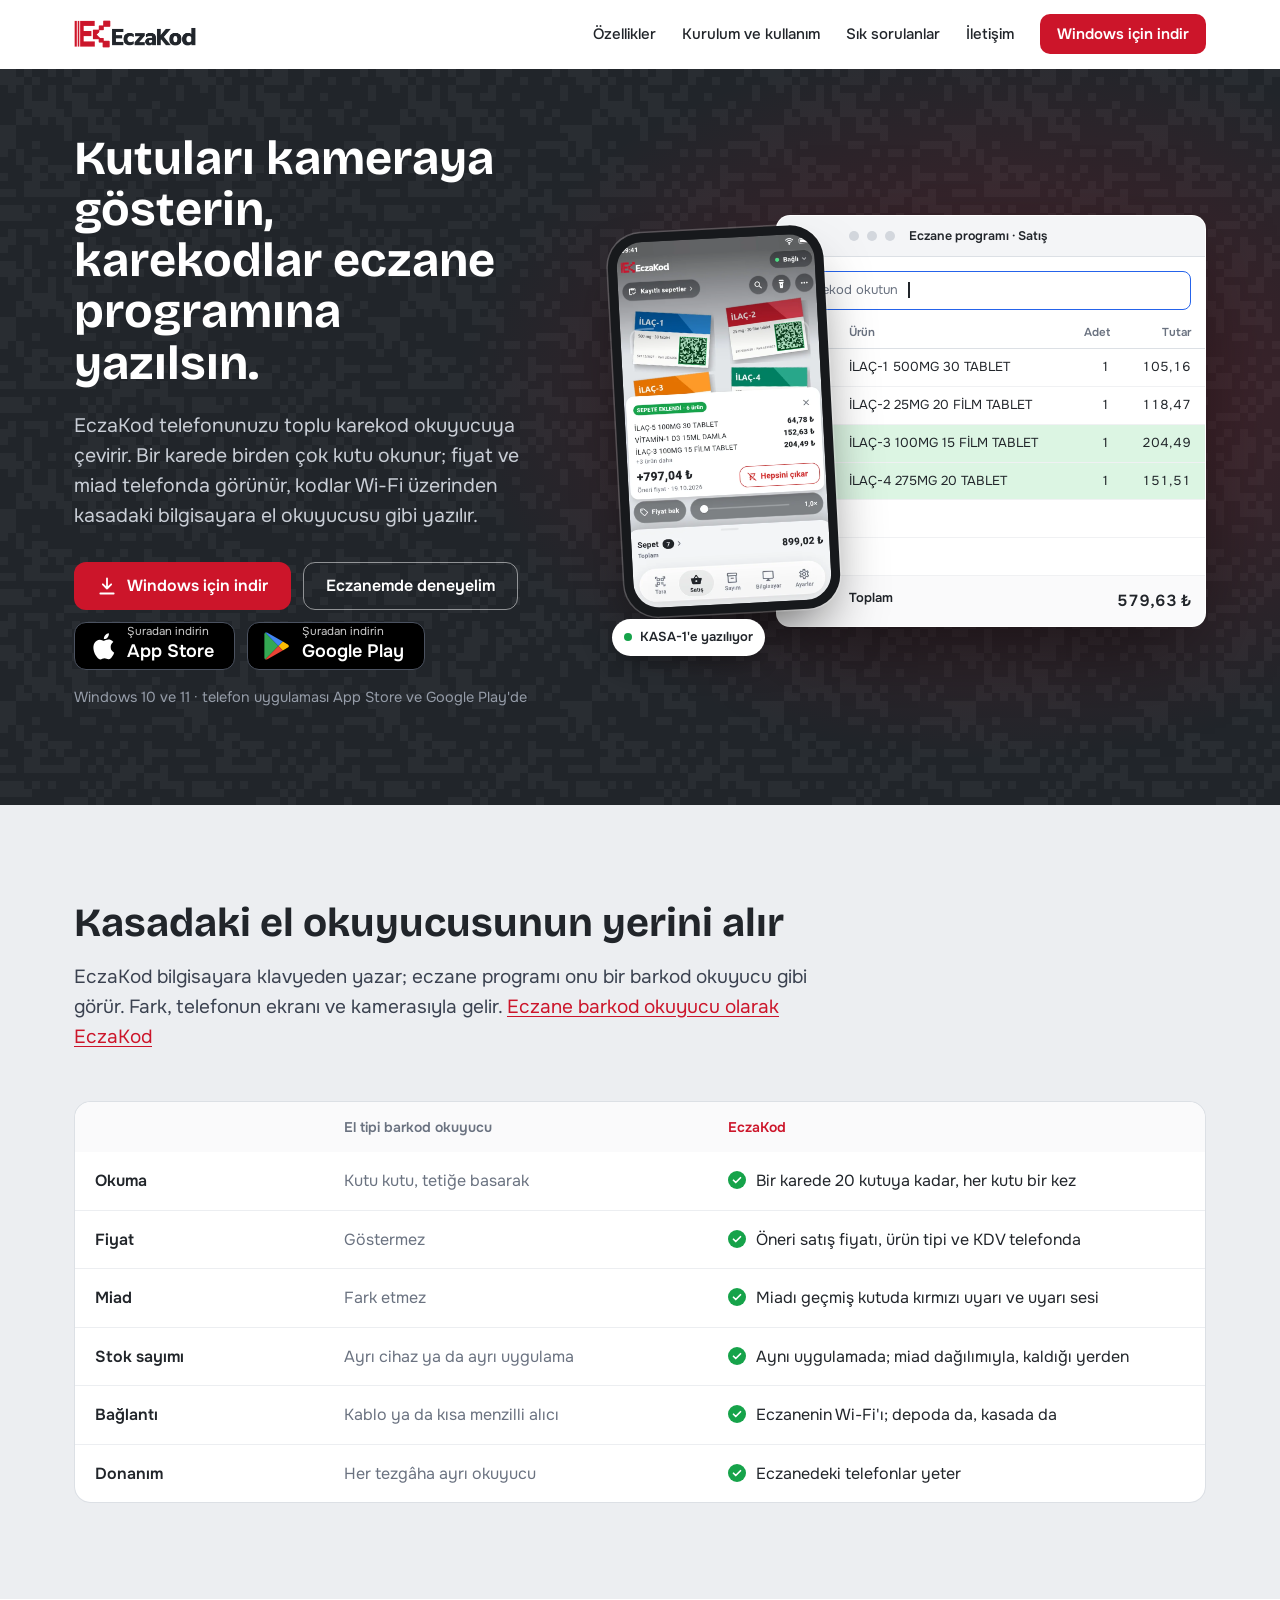
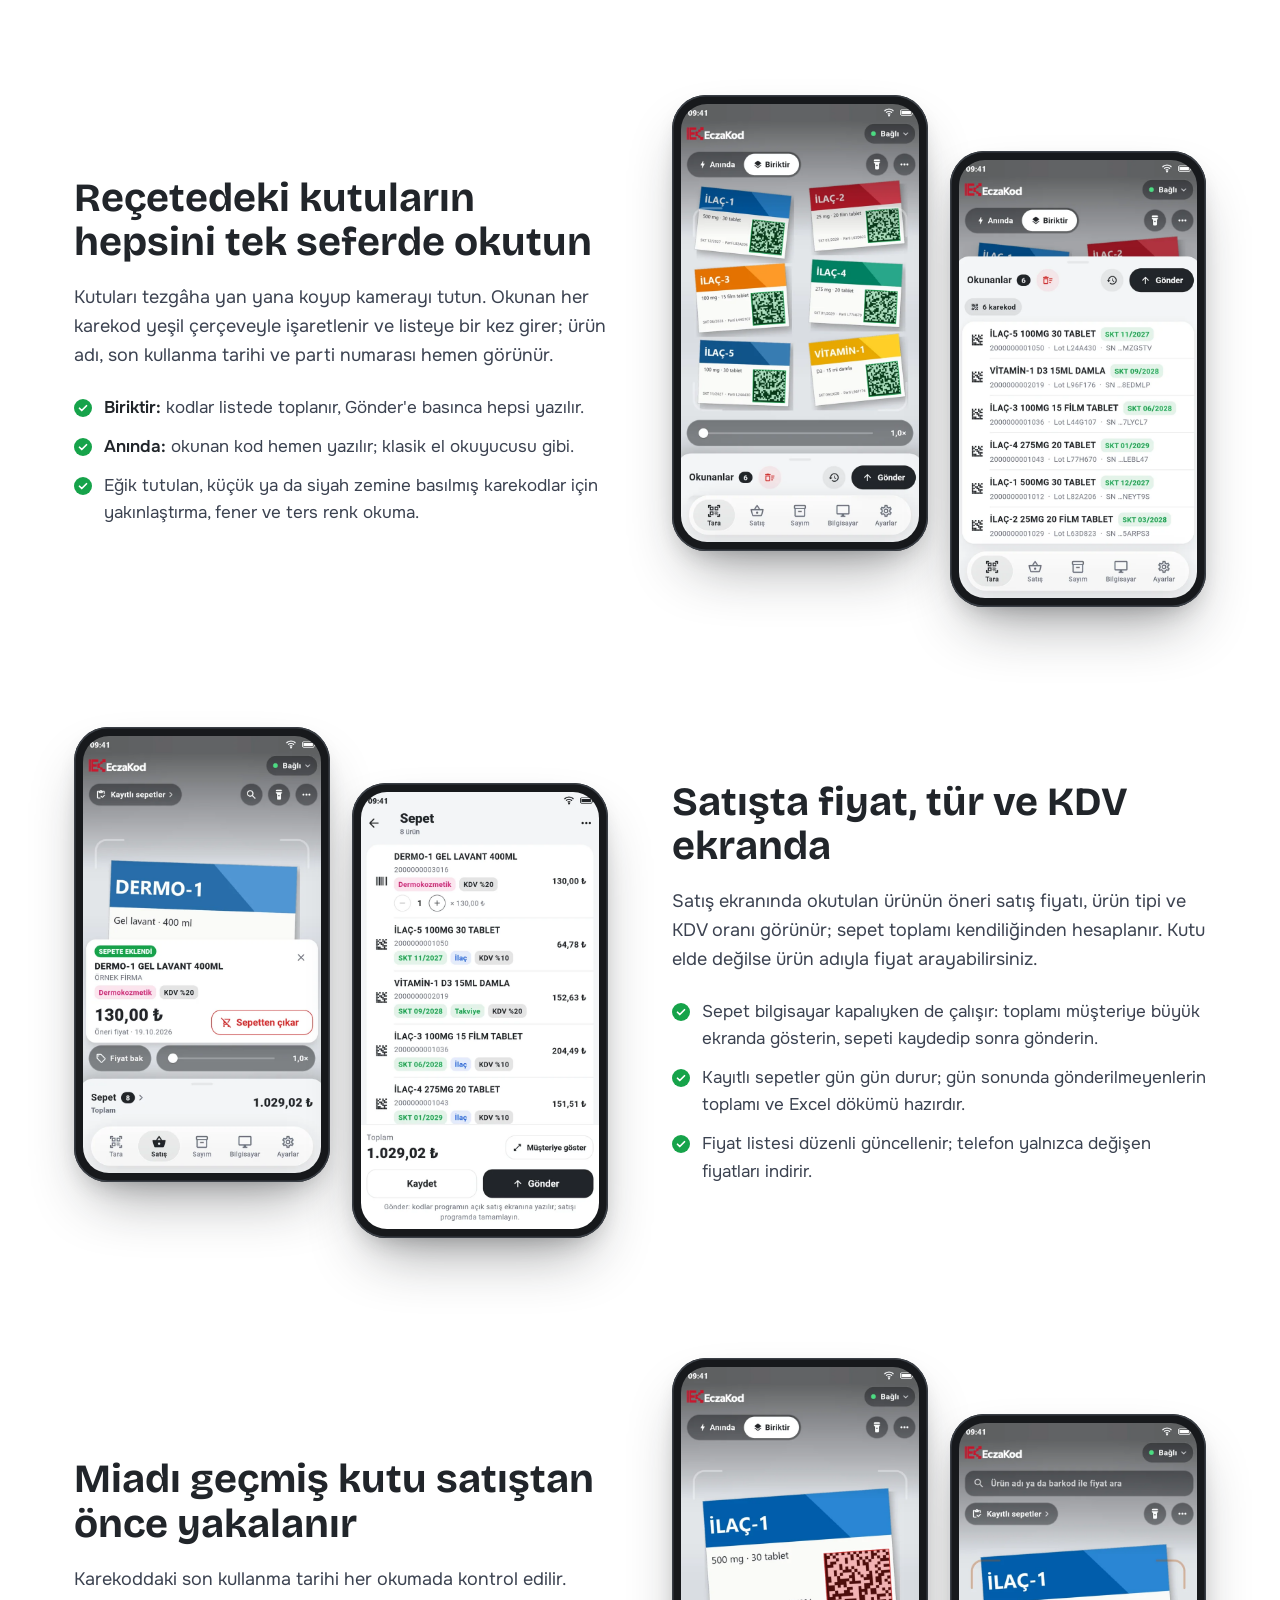
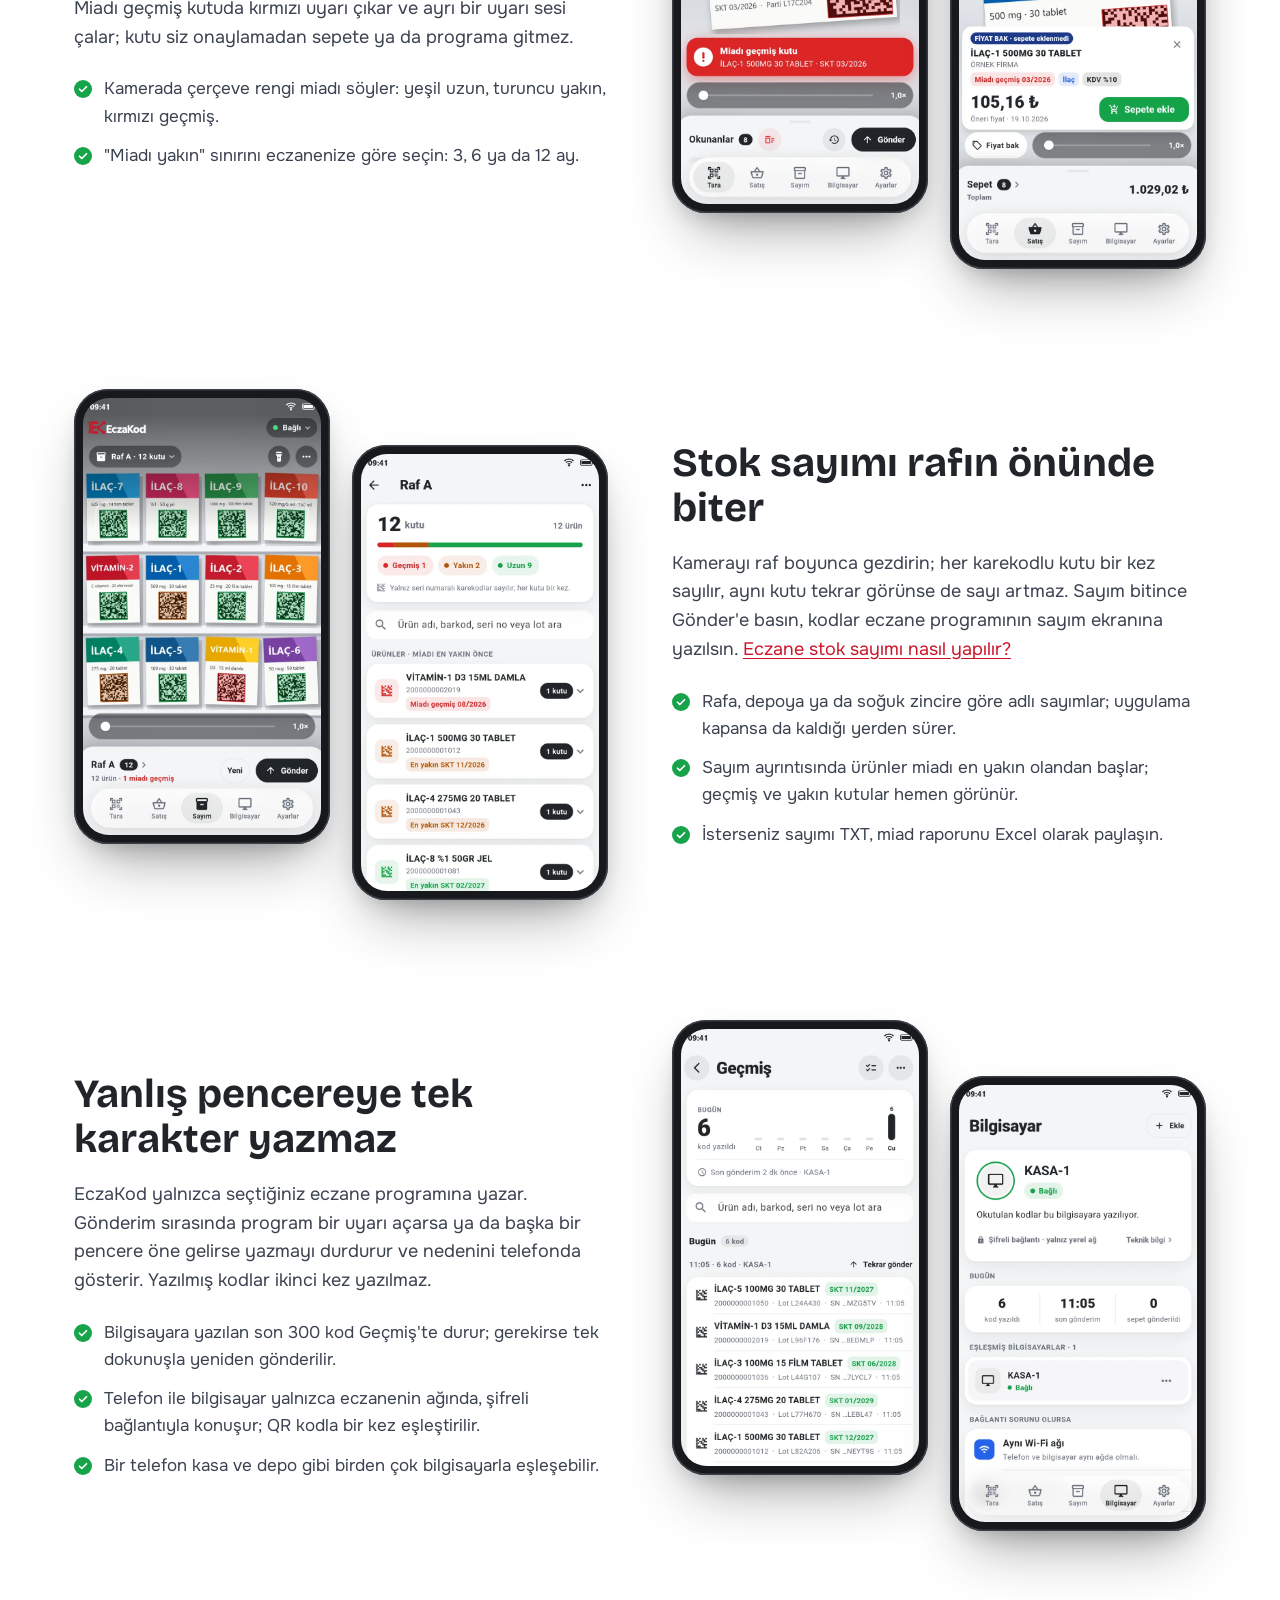
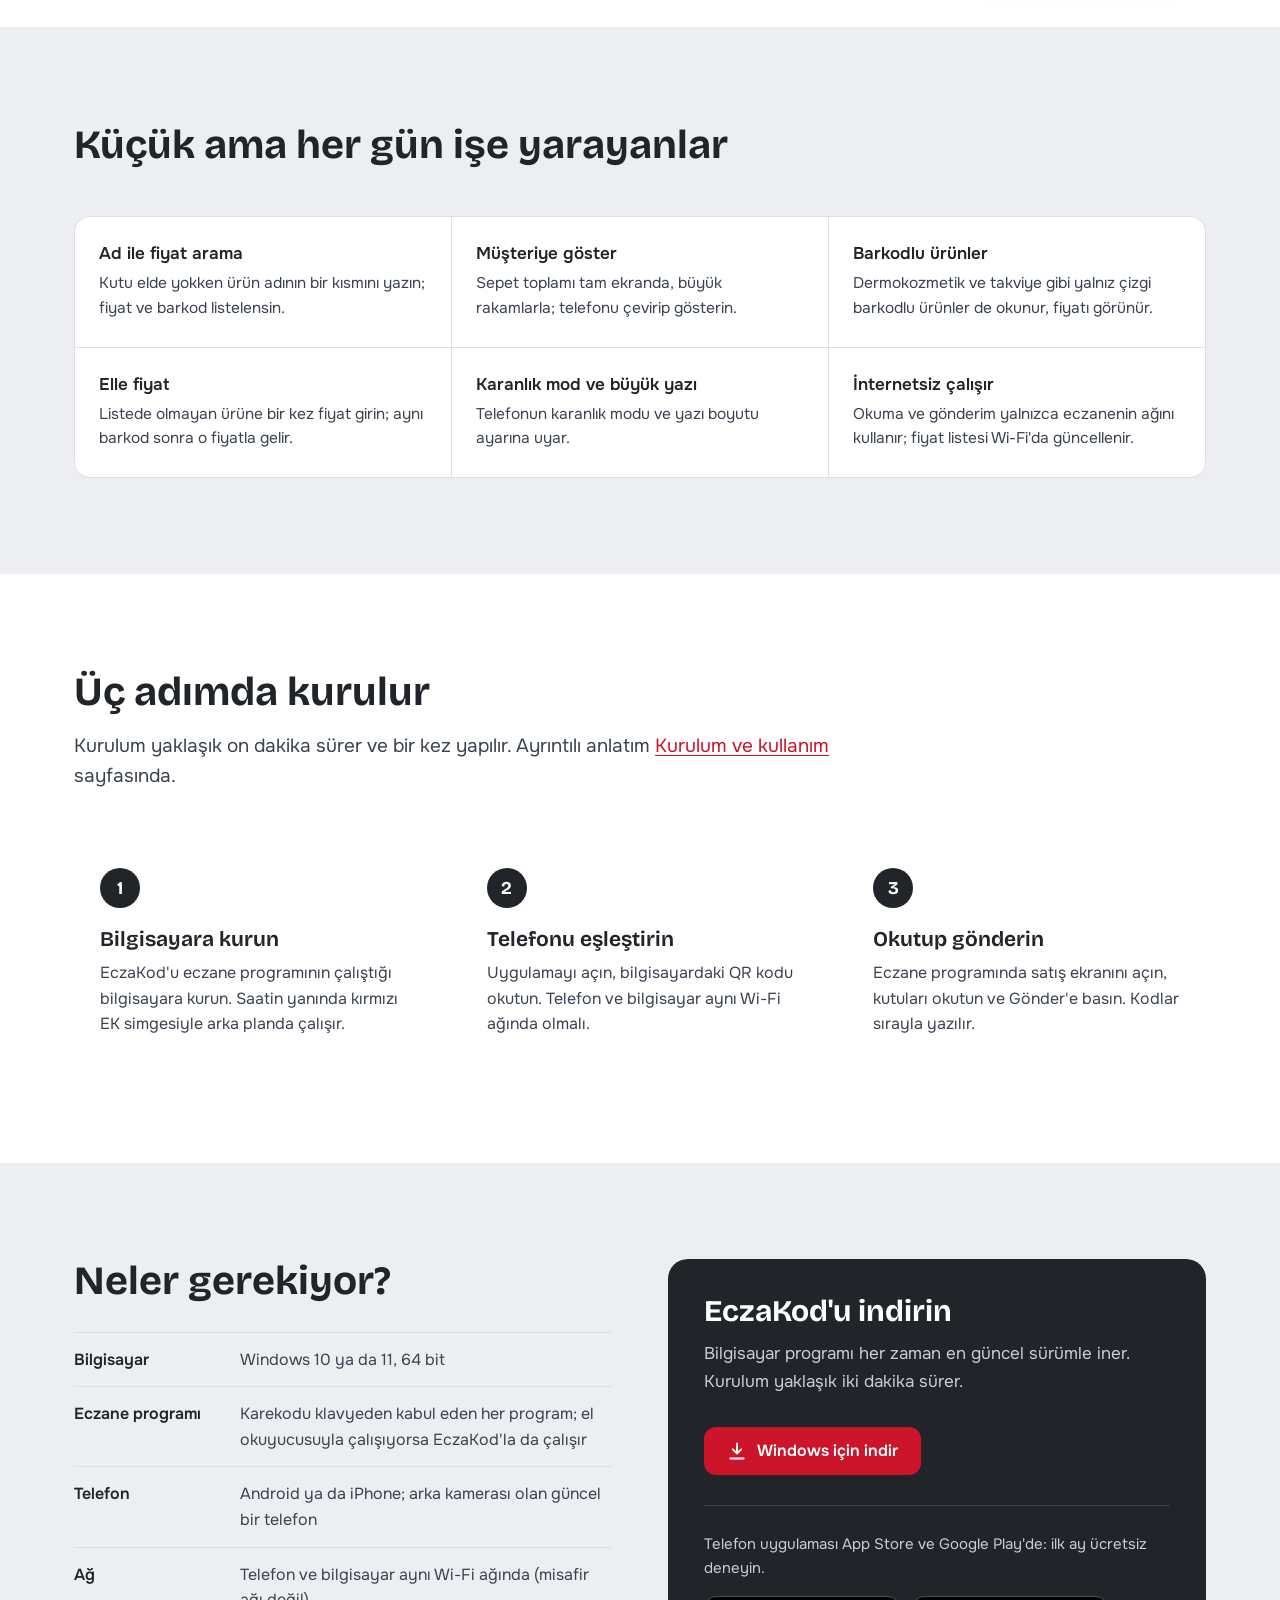
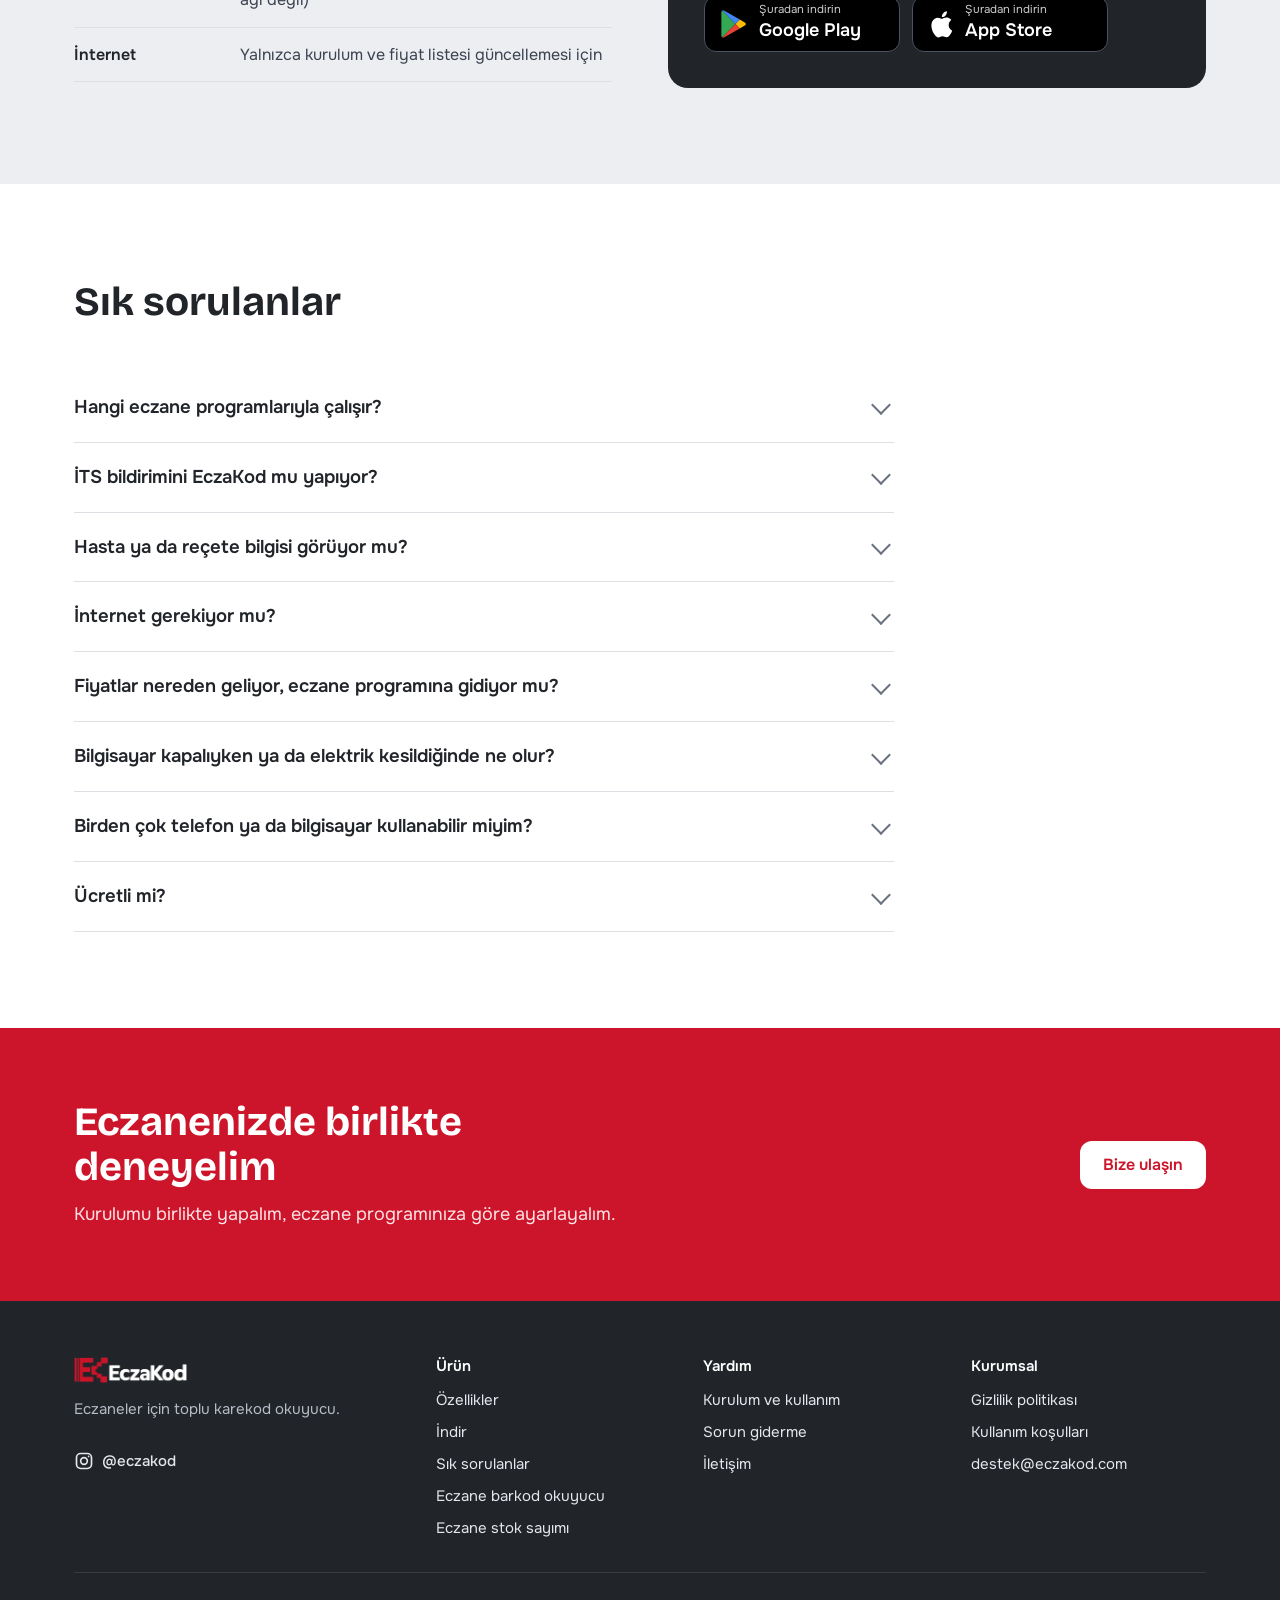
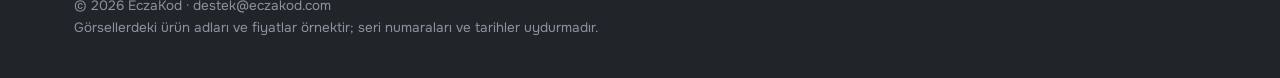
<file: index.html>
<!doctype html>
<html lang="tr">
<head>
<meta charset="utf-8">
<meta name="viewport" content="width=device-width, initial-scale=1">
<title>EczaKod: eczane barkod ve karekod okuyucu, stok sayımı</title>
<meta name="description" content="Eczane barkod okuyucu yerine telefon: ilaç karekodlarını topluca okutun, kodlar Wi-Fi ile eczane programına yazılsın. Fiyat ve miad ekranda, stok sayımı aynı uygulamada.">
<meta property="og:title" content="EczaKod: eczaneler için toplu karekod okuyucu">
<meta property="og:description" content="Kutuları kameraya gösterin; karekodlar eczane programına kendiliğinden yazılsın.">
<meta property="og:image" content="https://eczakod.com/img/og.png">
<meta property="og:image:width" content="1200">
<meta property="og:image:height" content="630">
<meta property="og:url" content="https://eczakod.com/">
<link rel="canonical" href="https://eczakod.com/">
<meta property="og:site_name" content="EczaKod">
<meta property="og:locale" content="tr_TR">
<meta property="og:type" content="website">
<meta name="twitter:card" content="summary_large_image">
<script type="application/ld+json">
{
 "@context": "https://schema.org",
 "@graph": [
  {
   "@type": "Organization",
   "@id": "https://eczakod.com/#org",
   "name": "EczaKod",
   "url": "https://eczakod.com/",
   "logo": "https://eczakod.com/img/icon-512.png",
   "email": "destek@eczakod.com",
   "sameAs": [
    "https://www.instagram.com/eczakod/",
    "https://play.google.com/store/apps/details?id=com.eczakod.app",
    "https://apps.apple.com/tr/app/eczakod-karekod-okuyucu/id6824523649"
   ]
  },
  {
   "@type": "WebSite",
   "@id": "https://eczakod.com/#site",
   "name": "EczaKod",
   "alternateName": "EczaKod Karekod Okuyucu",
   "url": "https://eczakod.com/",
   "inLanguage": "tr",
   "publisher": {
    "@id": "https://eczakod.com/#org"
   }
  },
  {
   "@type": "SoftwareApplication",
   "name": "EczaKod – Karekod Okuyucu",
   "operatingSystem": "Android, iOS, Windows",
   "applicationCategory": "BusinessApplication",
   "url": "https://eczakod.com/",
   "publisher": {
    "@id": "https://eczakod.com/#org"
   },
   "description": "Eczaneler için toplu karekod okuyucu: telefon kamerasıyla okunan ilaç karekodları Wi-Fi ile eczane programının satış ekranına yazılır.",
   "offers": {
    "@type": "Offer",
    "price": "0",
    "priceCurrency": "TRY",
    "description": "İlk ay ücretsiz, sonra aylık abonelik"
   }
  }
 ]
}
</script>
<link rel="icon" href="/favicon.ico" sizes="48x48">
<link rel="icon" type="image/png" sizes="192x192" href="/img/icon-192.png">
<link rel="apple-touch-icon" href="/img/apple-touch-icon.png">
<link rel="stylesheet" href="css/site.css">
</head>
<body>
<a class="atla" href="#icerik">İçeriğe geç</a>

<header class="ust">
  <div class="ic">
    <a class="logo" href="./"><img src="img/logo.png" alt="EczaKod ana sayfa"></a>
    <button class="menu-dugme" aria-expanded="false" aria-controls="menu" aria-label="Menüyü aç">
      <svg width="26" height="26" viewBox="0 0 24 24" fill="none" stroke="currentColor" stroke-width="2" stroke-linecap="round"><path d="M4 7h16M4 12h16M4 17h16"/></svg>
    </button>
    <nav id="menu">
      <a href="#ozellikler">Özellikler</a>
      <a href="kurulum.html">Kurulum ve kullanım</a>
      <a href="#sss">Sık sorulanlar</a>
      <a href="iletisim.html">İletişim</a>
      <a class="dugme ana kucuk" href="https://github.com/emreatasoy/eczakod-web/releases/latest/download/EczaKod-Kurulum.exe">Windows için indir</a>
    </nav>
  </div>
</header>

<main id="icerik">

<section class="giris">
  <div class="ic">
    <div>
      <h1>Kutuları kameraya gösterin, karekodlar eczane programına yazılsın.</h1>
      <p class="ozet">EczaKod telefonunuzu toplu karekod okuyucuya çevirir. Bir karede birden çok kutu okunur; fiyat ve miad
        telefonda görünür, kodlar Wi-Fi üzerinden kasadaki bilgisayara el okuyucusu gibi yazılır.</p>
      <div class="eylem">
        <a class="dugme ana" href="https://github.com/emreatasoy/eczakod-web/releases/latest/download/EczaKod-Kurulum.exe">
          <svg width="20" height="20" viewBox="0 0 24 24" fill="none" stroke="currentColor" stroke-width="2.2" stroke-linecap="round" stroke-linejoin="round"><path d="M12 3v12m0 0l-5-5m5 5l5-5M4 21h16"/></svg>
          Windows için indir
        </a>
        <a class="dugme cerceve" href="iletisim.html">Eczanemde deneyelim</a>
        <a class="magaza" href="https://apps.apple.com/tr/app/eczakod-karekod-okuyucu/id6824523649" rel="noopener" target="_blank">
          <svg width="24" height="28" viewBox="0 0 24 28" aria-hidden="true"><path fill="#fff" d="M19.7 14.9c0-3.2 2.6-4.7 2.7-4.8-1.5-2.2-3.8-2.5-4.6-2.5-2-.2-3.8 1.2-4.8 1.2s-2.5-1.1-4.2-1.1C6.7 7.8 4.6 9 3.5 11c-2.3 4-.6 9.9 1.7 13.1 1.1 1.6 2.4 3.4 4.1 3.3 1.6-.1 2.3-1.1 4.2-1.1s2.5 1.1 4.2 1 2.8-1.6 3.8-3.2c1.2-1.8 1.7-3.6 1.7-3.7-.1 0-3.5-1.3-3.5-5.5zM16.6 5.4c.9-1.1 1.5-2.6 1.3-4.1-1.3.1-2.8.9-3.7 1.9-.8.9-1.5 2.4-1.3 3.9 1.4.1 2.8-.7 3.7-1.7z"/></svg>
          <div><small>Şuradan indirin</small><span>App Store</span></div>
        </a>
        <a class="magaza" href="https://play.google.com/store/apps/details?id=com.eczakod.app" rel="noopener" target="_blank">
          <svg width="26" height="28" viewBox="0 0 26 28" aria-hidden="true"><path fill="#34A853" d="M1.2.6 14.4 14 1.2 27.4c-.5-.3-.8-.9-.8-1.6V2.2c0-.7.3-1.3.8-1.6z"/><path fill="#FBBC04" d="m18.8 9.6-4.4 4.4 4.4 4.4 5-2.8c1.4-.8 1.4-2.4 0-3.2z"/><path fill="#EA4335" d="M1.2 27.4 14.4 14l4.4 4.4L3.4 27.2c-.8.4-1.6.5-2.2.2z"/><path fill="#4285F4" d="M1.2.6c.6-.3 1.4-.2 2.2.2l15.4 8.8-4.4 4.4z"/></svg>
          <div><small>Şuradan indirin</small><span>Google Play</span></div>
        </a>
      </div>
      <p class="not">Windows 10 ve 11 · telefon uygulaması App Store ve Google Play'de</p>
    </div>

    <div class="sahne" aria-label="Telefon altı kutuyu okuyup sepete ekliyor, kodlar eczane programına satır satır yazılıyor">
      <figure class="telefon"><img src="img/ekran/satis-coklu.webp" alt="EczaKod Satış ekranı: altı ilaç kutusu okunmuş, sepete 797,04 TL eklendi"></figure>
      <div class="baglanti" aria-hidden="true"><i></i>KASA-1'e yazılıyor</div>
      <div class="program" aria-hidden="true">
        <div class="baslik-cubugu"><i></i><i></i><i></i><b>Eczane programı · Satış</b></div>
        <div class="giris-alani">Karekod okutun</div>
        <table>
          <thead><tr><th>Ürün</th><th class="sayi">Adet</th><th class="sayi">Tutar</th></tr></thead>
          <tbody>
            <tr><td>İLAÇ-1 500MG 30 TABLET</td><td class="sayi">1</td><td class="sayi">105,16</td></tr>
            <tr><td>İLAÇ-2 25MG 20 FİLM TABLET</td><td class="sayi">1</td><td class="sayi">118,47</td></tr>
            <tr><td>İLAÇ-3 100MG 15 FİLM TABLET</td><td class="sayi">1</td><td class="sayi">204,49</td></tr>
            <tr><td>İLAÇ-4 275MG 20 TABLET</td><td class="sayi">1</td><td class="sayi">151,51</td></tr>
            <tr><td>İLAÇ-5 100MG 30 TABLET</td><td class="sayi">1</td><td class="sayi">64,78</td></tr>
            <tr><td>VİTAMİN-1 D3 15ML DAMLA</td><td class="sayi">1</td><td class="sayi">152,63</td></tr>
          </tbody>
        </table>
        <div class="toplam"><span>Toplam</span><span data-toplam>797,04 ₺</span></div>
      </div>
    </div>
  </div>
</section>

<section class="bolum gri" id="neden">
  <div class="ic">
    <div class="bolum-bas">
      <h2>Kasadaki el okuyucusunun yerini alır</h2>
      <p>EczaKod bilgisayara klavyeden yazar; eczane programı onu bir barkod okuyucu gibi görür. Fark, telefonun ekranı ve kamerasıyla gelir. <a href="eczane-barkod-okuyucu.html">Eczane barkod okuyucu olarak EczaKod</a></p>
    </div>
    <div class="tablo-kap">
      <table class="karsilastir">
        <thead><tr><th scope="col"></th><th scope="col">El tipi barkod okuyucu</th><th scope="col">EczaKod</th></tr></thead>
        <tbody>
          <tr><th scope="row">Okuma</th><td>Kutu kutu, tetiğe basarak</td><td>Bir karede 20 kutuya kadar, her kutu bir kez</td></tr>
          <tr><th scope="row">Fiyat</th><td>Göstermez</td><td>Öneri satış fiyatı, ürün tipi ve KDV telefonda</td></tr>
          <tr><th scope="row">Miad</th><td>Fark etmez</td><td>Miadı geçmiş kutuda kırmızı uyarı ve uyarı sesi</td></tr>
          <tr><th scope="row">Stok sayımı</th><td>Ayrı cihaz ya da ayrı uygulama</td><td>Aynı uygulamada; miad dağılımıyla, kaldığı yerden</td></tr>
          <tr><th scope="row">Bağlantı</th><td>Kablo ya da kısa menzilli alıcı</td><td>Eczanenin Wi-Fi'ı; depoda da, kasada da</td></tr>
          <tr><th scope="row">Donanım</th><td>Her tezgâha ayrı okuyucu</td><td>Eczanedeki telefonlar yeter</td></tr>
        </tbody>
      </table>
    </div>
  </div>
</section>

<section class="bolum" id="ozellikler">
  <div class="ic">

    <article class="ozellik">
      <div class="metin">
        <h2>Reçetedeki kutuların hepsini tek seferde okutun</h2>
        <p>Kutuları tezgâha yan yana koyup kamerayı tutun. Okunan her karekod yeşil çerçeveyle işaretlenir ve listeye bir kez girer;
          ürün adı, son kullanma tarihi ve parti numarası hemen görünür.</p>
        <ul>
          <li><b>Biriktir:</b> kodlar listede toplanır, Gönder'e basınca hepsi yazılır.</li>
          <li><b>Anında:</b> okunan kod hemen yazılır; klasik el okuyucusu gibi.</li>
          <li>Eğik tutulan, küçük ya da siyah zemine basılmış karekodlar için yakınlaştırma, fener ve ters renk okuma.</li>
        </ul>
      </div>
      <div class="gorsel">
        <figure class="telefon"><img src="img/ekran/tara.webp" alt="Tara ekranı: altı ilaç kutusunun karekodu yeşil çerçeveyle okunmuş" loading="lazy"></figure>
        <figure class="telefon"><img src="img/ekran/tara-liste.webp" alt="Okunanlar listesi: altı ilaç, her birinde SKT etiketi, lot ve seri numarası" loading="lazy"></figure>
      </div>
    </article>

    <article class="ozellik ters">
      <div class="metin">
        <h2>Satışta fiyat, tür ve KDV ekranda</h2>
        <p>Satış ekranında okutulan ürünün öneri satış fiyatı, ürün tipi ve KDV oranı görünür; sepet toplamı kendiliğinden hesaplanır.
          Kutu elde değilse ürün adıyla fiyat arayabilirsiniz.</p>
        <ul>
          <li>Sepet bilgisayar kapalıyken de çalışır: toplamı müşteriye büyük ekranda gösterin, sepeti kaydedip sonra gönderin.</li>
          <li>Kayıtlı sepetler gün gün durur; gün sonunda gönderilmeyenlerin toplamı ve Excel dökümü hazırdır.</li>
          <li>Fiyat listesi düzenli güncellenir; telefon yalnızca değişen fiyatları indirir.</li>
        </ul>
      </div>
      <div class="gorsel">
        <figure class="telefon"><img src="img/ekran/satis-barkod.webp" alt="Satış ekranı: barkodlu dermokozmetik ürün sepete eklendi, 130,00 TL, KDV yüzde 20" loading="lazy"></figure>
        <figure class="telefon"><img src="img/ekran/sepet.webp" alt="Sepet: ürünler, SKT, ürün tipi ve KDV etiketleri, toplam 1.029,02 TL" loading="lazy"></figure>
      </div>
    </article>

    <article class="ozellik">
      <div class="metin">
        <h2>Miadı geçmiş kutu satıştan önce yakalanır</h2>
        <p>Karekoddaki son kullanma tarihi her okumada kontrol edilir. Miadı geçmiş kutuda kırmızı uyarı çıkar ve ayrı bir uyarı sesi çalar;
          kutu siz onaylamadan sepete ya da programa gitmez.</p>
        <ul>
          <li>Kamerada çerçeve rengi miadı söyler: yeşil uzun, turuncu yakın, kırmızı geçmiş.</li>
          <li>"Miadı yakın" sınırını eczanenize göre seçin: 3, 6 ya da 12 ay.</li>
        </ul>
      </div>
      <div class="gorsel">
        <figure class="telefon"><img src="img/ekran/miad.webp" alt="Miadı geçmiş kutu uyarısı: İLAÇ-1 500MG 30 TABLET, SKT 03/2026" loading="lazy"></figure>
        <figure class="telefon"><img src="img/ekran/fiyatbak-miad.webp" alt="Fiyat bak kartı: miadı geçmiş etiketi, ürün tipi ve KDV" loading="lazy"></figure>
      </div>
    </article>

    <article class="ozellik ters">
      <div class="metin">
        <h2>Stok sayımı rafın önünde biter</h2>
        <p>Kamerayı raf boyunca gezdirin; her karekodlu kutu bir kez sayılır, aynı kutu tekrar görünse de sayı artmaz.
          Sayım bitince Gönder'e basın, kodlar eczane programının sayım ekranına yazılsın. <a href="eczane-stok-sayimi.html">Eczane stok sayımı nasıl yapılır?</a></p>
        <ul>
          <li>Rafa, depoya ya da soğuk zincire göre adlı sayımlar; uygulama kapansa da kaldığı yerden sürer.</li>
          <li>Sayım ayrıntısında ürünler miadı en yakın olandan başlar; geçmiş ve yakın kutular hemen görünür.</li>
          <li>İsterseniz sayımı TXT, miad raporunu Excel olarak paylaşın.</li>
        </ul>
      </div>
      <div class="gorsel">
        <figure class="telefon"><img src="img/ekran/sayim.webp" alt="Sayım ekranı: raftaki on iki kutu, çerçeveler miada göre yeşil, turuncu ve kırmızı" loading="lazy"></figure>
        <figure class="telefon"><img src="img/ekran/sayim-ayrinti.webp" alt="Sayım ayrıntısı: 12 kutu, 1 miadı geçmiş, 2 yakın, 9 uzun" loading="lazy"></figure>
      </div>
    </article>

    <article class="ozellik">
      <div class="metin">
        <h2>Yanlış pencereye tek karakter yazmaz</h2>
        <p>EczaKod yalnızca seçtiğiniz eczane programına yazar. Gönderim sırasında program bir uyarı açarsa ya da başka bir pencere öne gelirse
          yazmayı durdurur ve nedenini telefonda gösterir. Yazılmış kodlar ikinci kez yazılmaz.</p>
        <ul>
          <li>Bilgisayara yazılan son 300 kod Geçmiş'te durur; gerekirse tek dokunuşla yeniden gönderilir.</li>
          <li>Telefon ile bilgisayar yalnızca eczanenin ağında, şifreli bağlantıyla konuşur; QR kodla bir kez eşleştirilir.</li>
          <li>Bir telefon kasa ve depo gibi birden çok bilgisayarla eşleşebilir.</li>
        </ul>
      </div>
      <div class="gorsel">
        <figure class="telefon"><img src="img/ekran/gecmis.webp" alt="Geçmiş: bugün 6 kod yazıldı, ürünler ve SKT etiketleri" loading="lazy"></figure>
        <figure class="telefon"><img src="img/ekran/bilgisayar.webp" alt="Bilgisayar ekranı: KASA-1 bağlı, şifreli bağlantı, bugün 6 kod yazıldı" loading="lazy"></figure>
      </div>
    </article>

  </div>
</section>

<section class="bolum gri">
  <div class="ic">
    <div class="bolum-bas"><h2>Küçük ama her gün işe yarayanlar</h2></div>
    <div class="kucukler">
      <div><h3>Ad ile fiyat arama</h3><p>Kutu elde yokken ürün adının bir kısmını yazın; fiyat ve barkod listelensin.</p></div>
      <div><h3>Müşteriye göster</h3><p>Sepet toplamı tam ekranda, büyük rakamlarla; telefonu çevirip gösterin.</p></div>
      <div><h3>Barkodlu ürünler</h3><p>Dermokozmetik ve takviye gibi yalnız çizgi barkodlu ürünler de okunur, fiyatı görünür.</p></div>
      <div><h3>Elle fiyat</h3><p>Listede olmayan ürüne bir kez fiyat girin; aynı barkod sonra o fiyatla gelir.</p></div>
      <div><h3>Karanlık mod ve büyük yazı</h3><p>Telefonun karanlık modu ve yazı boyutu ayarına uyar.</p></div>
      <div><h3>İnternetsiz çalışır</h3><p>Okuma ve gönderim yalnızca eczanenin ağını kullanır; fiyat listesi Wi-Fi'da güncellenir.</p></div>
    </div>
  </div>
</section>

<section class="bolum" id="nasil">
  <div class="ic">
    <div class="bolum-bas">
      <h2>Üç adımda kurulur</h2>
      <p>Kurulum yaklaşık on dakika sürer ve bir kez yapılır. Ayrıntılı anlatım <a href="kurulum.html">Kurulum ve kullanım</a> sayfasında.</p>
    </div>
    <ol class="adimlar">
      <li><h3>Bilgisayara kurun</h3><p>EczaKod'u eczane programının çalıştığı bilgisayara kurun. Saatin yanında kırmızı EK simgesiyle arka planda çalışır.</p></li>
      <li><h3>Telefonu eşleştirin</h3><p>Uygulamayı açın, bilgisayardaki QR kodu okutun. Telefon ve bilgisayar aynı Wi-Fi ağında olmalı.</p></li>
      <li><h3>Okutup gönderin</h3><p>Eczane programında satış ekranını açın, kutuları okutun ve Gönder'e basın. Kodlar sırayla yazılır.</p></li>
    </ol>
  </div>
</section>

<section class="bolum gri" id="indir">
  <div class="ic iki-sutun">
    <div>
      <h2>Neler gerekiyor?</h2>
      <ul class="gereksinim" style="margin-top: 28px">
        <li><b>Bilgisayar</b><span>Windows 10 ya da 11, 64 bit</span></li>
        <li><b>Eczane programı</b><span>Karekodu klavyeden kabul eden her program; el okuyucusuyla çalışıyorsa EczaKod'la da çalışır</span></li>
        <li><b>Telefon</b><span>Android ya da iPhone; arka kamerası olan güncel bir telefon</span></li>
        <li><b>Ağ</b><span>Telefon ve bilgisayar aynı Wi-Fi ağında (misafir ağı değil)</span></li>
        <li><b>İnternet</b><span>Yalnızca kurulum ve fiyat listesi güncellemesi için</span></li>
      </ul>
    </div>
    <div class="indir-kutu">
      <h2>EczaKod'u indirin</h2>
      <p>Bilgisayar programı her zaman en güncel sürümle iner. Kurulum yaklaşık iki dakika sürer.</p>
      <a class="dugme ana" href="https://github.com/emreatasoy/eczakod-web/releases/latest/download/EczaKod-Kurulum.exe">
        <svg width="20" height="20" viewBox="0 0 24 24" fill="none" stroke="currentColor" stroke-width="2.2" stroke-linecap="round" stroke-linejoin="round"><path d="M12 3v12m0 0l-5-5m5 5l5-5M4 21h16"/></svg>
        Windows için indir
      </a>
      <div class="ayrac">
        <p>Telefon uygulaması App Store ve Google Play'de: ilk ay ücretsiz deneyin.</p>
        <div class="magazalar">
          <span class="magaza-sar">
            <a class="magaza" href="https://play.google.com/store/apps/details?id=com.eczakod.app" rel="noopener" target="_blank" data-magaza="play">
              <svg width="26" height="28" viewBox="0 0 26 28" aria-hidden="true"><path fill="#34A853" d="M1.2.6 14.4 14 1.2 27.4c-.5-.3-.8-.9-.8-1.6V2.2c0-.7.3-1.3.8-1.6z"/><path fill="#FBBC04" d="m18.8 9.6-4.4 4.4 4.4 4.4 5-2.8c1.4-.8 1.4-2.4 0-3.2z"/><path fill="#EA4335" d="M1.2 27.4 14.4 14l4.4 4.4L3.4 27.2c-.8.4-1.6.5-2.2.2z"/><path fill="#4285F4" d="M1.2.6c.6-.3 1.4-.2 2.2.2l15.4 8.8-4.4 4.4z"/></svg>
              <div><small>Şuradan indirin</small><span>Google Play</span></div>
            </a></span>
          <span class="magaza-sar">
            <a class="magaza" href="https://apps.apple.com/tr/app/eczakod-karekod-okuyucu/id6824523649" rel="noopener" target="_blank" data-magaza="appstore">
              <svg width="24" height="28" viewBox="0 0 24 28" aria-hidden="true"><path fill="#fff" d="M19.7 14.9c0-3.2 2.6-4.7 2.7-4.8-1.5-2.2-3.8-2.5-4.6-2.5-2-.2-3.8 1.2-4.8 1.2s-2.5-1.1-4.2-1.1C6.7 7.8 4.6 9 3.5 11c-2.3 4-.6 9.9 1.7 13.1 1.1 1.6 2.4 3.4 4.1 3.3 1.6-.1 2.3-1.1 4.2-1.1s2.5 1.1 4.2 1 2.8-1.6 3.8-3.2c1.2-1.8 1.7-3.6 1.7-3.7-.1 0-3.5-1.3-3.5-5.5zM16.6 5.4c.9-1.1 1.5-2.6 1.3-4.1-1.3.1-2.8.9-3.7 1.9-.8.9-1.5 2.4-1.3 3.9 1.4.1 2.8-.7 3.7-1.7z"/></svg>
              <div><small>Şuradan indirin</small><span>App Store</span></div>
            </a></span>
        </div>
      </div>
    </div>
  </div>
</section>

<section class="bolum" id="sss">
  <div class="ic">
    <div class="bolum-bas"><h2>Sık sorulanlar</h2></div>
    <div class="sss">
      <details><summary>Hangi eczane programlarıyla çalışır?</summary>
        <div><p>Karekodu klavyeden kabul eden her programla. EczaKod kodları bilgisayara el tipi barkod okuyucu gibi yazar; eczanenizde
          okuyucuyla satış ekranına karekod girebiliyorsanız EczaKod'la da girebilirsiniz. Kurulumda kodlar arası bekleme ve ayraç ayarı
          programınıza göre bir kez yapılır.</p></div></details>
      <details><summary>İTS bildirimini EczaKod mu yapıyor?</summary>
        <div><p>Hayır. EczaKod yalnızca karekodu eczane programınıza yazar; İTS bildirimi her zamanki gibi eczane programınız tarafından yapılır.</p></div></details>
      <details><summary>Hasta ya da reçete bilgisi görüyor mu?</summary>
        <div><p>Hayır. EczaKod yalnızca kutunun üzerindeki karekodu okur: ürün numarası, seri numarası, parti ve son kullanma tarihi.
          Hesap açmanız gerekmez, kodlar internete değil yalnızca eczanedeki bilgisayara gider. Ayrıntılar <a href="gizlilik.html">gizlilik politikasında</a>.</p></div></details>
      <details><summary>İnternet gerekiyor mu?</summary>
        <div><p>Okuma ve gönderim için hayır; telefon ve bilgisayar eczanenin Wi-Fi ağı üzerinden konuşur. İnternet yalnızca programı indirmek
          ve fiyat listesini güncellemek için gerekir.</p></div></details>
      <details><summary>Fiyatlar nereden geliyor, eczane programına gidiyor mu?</summary>
        <div><p>Telefonda gösterilen fiyatlar öneri satış fiyatıdır ve düzenli güncellenen bir listeden gelir. Fiyat eczane programına gönderilmez;
          satışta programınızdaki fiyat esastır.</p></div></details>
      <details><summary>Bilgisayar kapalıyken ya da elektrik kesildiğinde ne olur?</summary>
        <div><p>Satış ekranı telefonda çalışmaya devam eder: ürünleri okutup toplamı görürsünüz, sepeti kaydedersiniz. Bilgisayar açılınca kayıtlı
          sepeti tek dokunuşla programa gönderirsiniz.</p></div></details>
      <details><summary>Birden çok telefon ya da bilgisayar kullanabilir miyim?</summary>
        <div><p>Evet. Bir telefon kasa ve depo gibi birden çok bilgisayarla eşleşebilir, bilgisayarlar arasında üstteki addan geçilir.
          Aynı bilgisayara aynı anda bir telefon yazar; başka telefon bağlanınca "Devral" ile geri alınır.</p></div></details>
      <details><summary>Ücretli mi?</summary>
        <div><p>Bilgisayar programı ücretsizdir. Telefon uygulaması aylık abonelikle çalışır; <b>ilk ay ücretsiz</b> deneyebilirsiniz.
          Deneme bitince abonelik, iptal etmediğiniz sürece App Store ya da Google Play'de gösterilen aylık ücretle kendiliğinden yenilenir; iptal
          App Store ya da Google Play hesabınızın abonelik ayarlarından yapılır. Ayrıntılar <a href="kosullar.html">kullanım koşullarında</a>.</p></div></details>
    </div>
  </div>
</section>

<section class="cagri">
  <div class="ic">
    <div>
      <h2>Eczanenizde birlikte deneyelim</h2>
      <p>Kurulumu birlikte yapalım, eczane programınıza göre ayarlayalım.</p>
    </div>
    <a class="dugme" href="iletisim.html">Bize ulaşın</a>
  </div>
</section>

</main>

<footer class="alt">
  <div class="ic">
    <div>
      <img src="img/logo-dark.png" alt="EczaKod">
      <p>Eczaneler için toplu karekod okuyucu.</p>
      <a class="sosyal" href="https://www.instagram.com/eczakod/" rel="me noopener" target="_blank"><svg width="20" height="20" viewBox="0 0 24 24" fill="none" stroke="currentColor" stroke-width="2" aria-hidden="true"><rect x="3" y="3" width="18" height="18" rx="5"/><circle cx="12" cy="12" r="4"/><circle cx="17.5" cy="6.5" r="1" fill="currentColor" stroke="none"/></svg>@eczakod</a>
    </div>
    <div><h3>Ürün</h3><ul><li><a href="./#ozellikler">Özellikler</a></li><li><a href="./#indir">İndir</a></li><li><a href="./#sss">Sık sorulanlar</a></li><li><a href="eczane-barkod-okuyucu.html">Eczane barkod okuyucu</a></li><li><a href="eczane-stok-sayimi.html">Eczane stok sayımı</a></li></ul></div>
    <div><h3>Yardım</h3><ul><li><a href="kurulum.html">Kurulum ve kullanım</a></li><li><a href="kurulum.html#sorunlar">Sorun giderme</a></li><li><a href="iletisim.html">İletişim</a></li></ul></div>
    <div><h3>Kurumsal</h3><ul><li><a href="gizlilik.html">Gizlilik politikası</a></li><li><a href="kosullar.html">Kullanım koşulları</a></li><li><a href="mailto:destek@eczakod.com">destek@eczakod.com</a></li></ul></div>
    <p class="telif">© 2026 EczaKod · destek@eczakod.com<br>Görsellerdeki ürün adları ve fiyatlar örnektir; seri numaraları ve tarihler uydurmadır.</p>
  </div>
</footer>

<script src="js/site.js" defer></script>
</body>
</html>
</file>
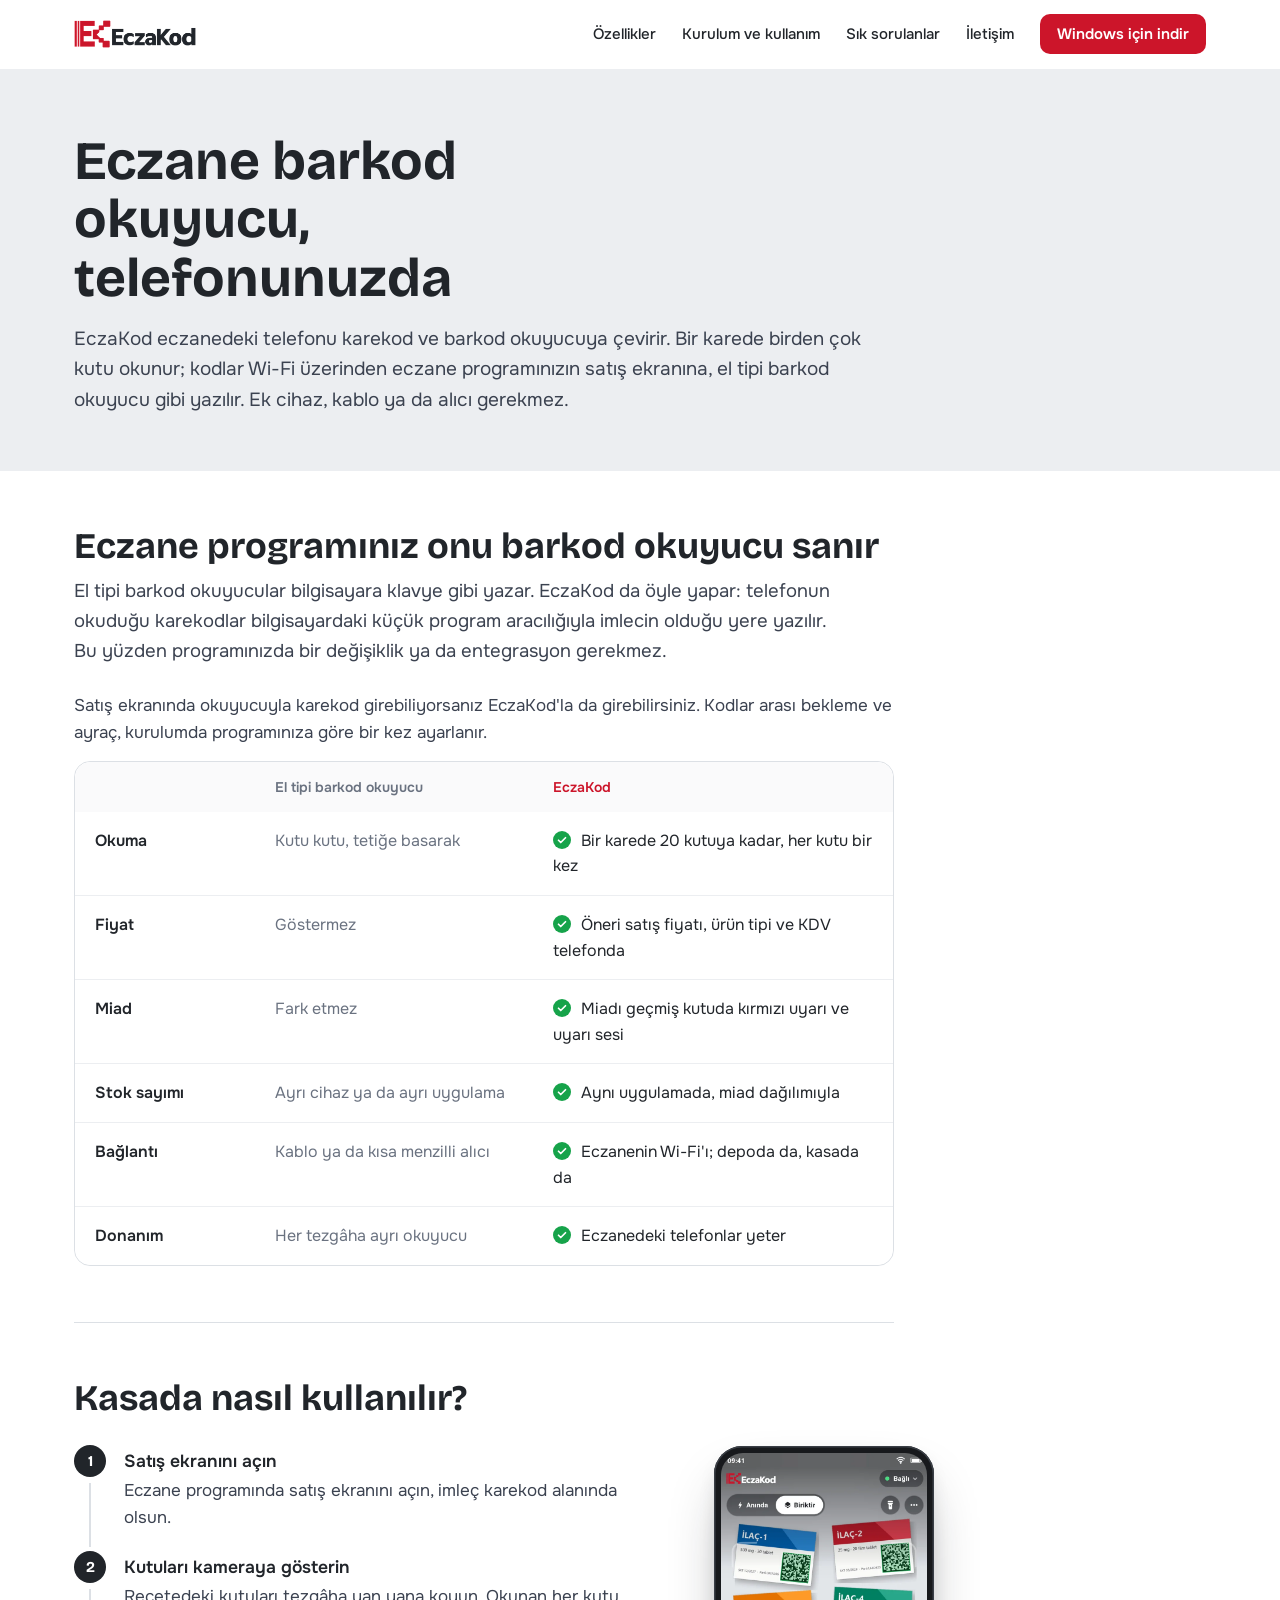
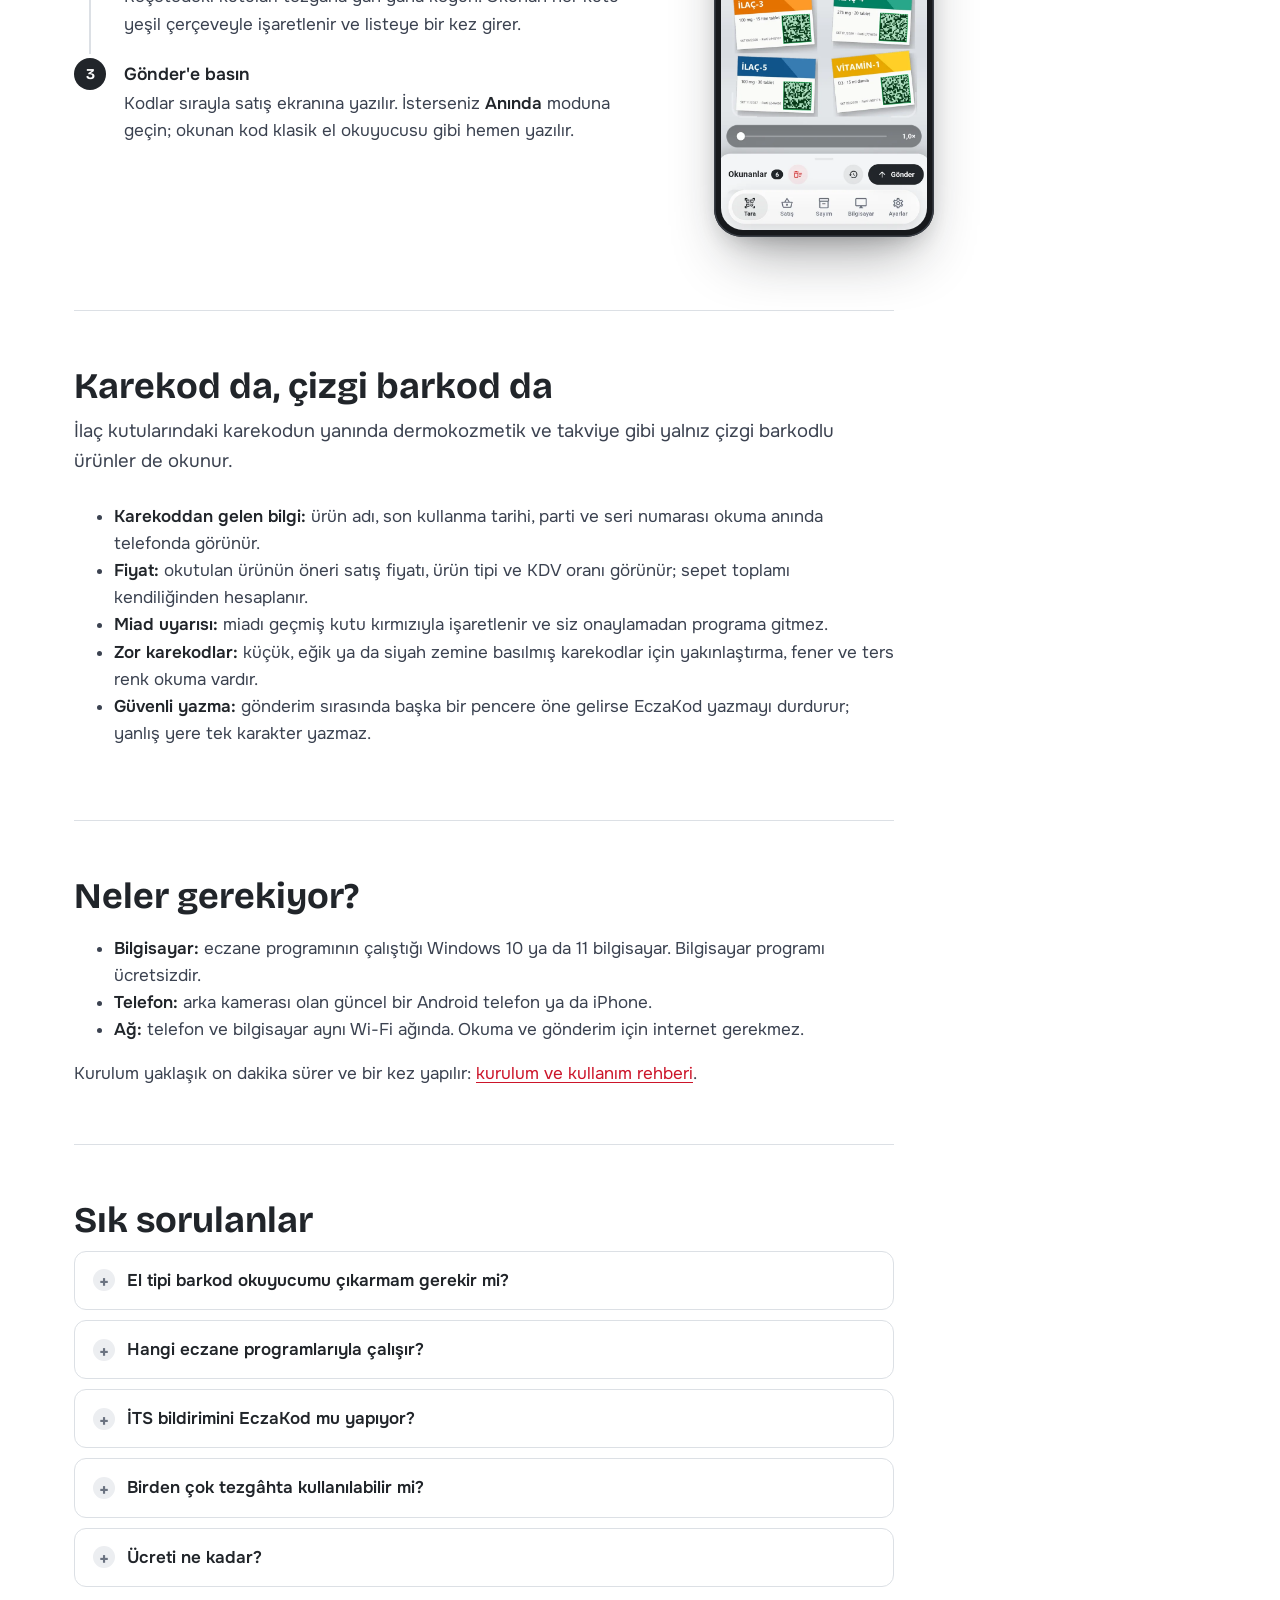
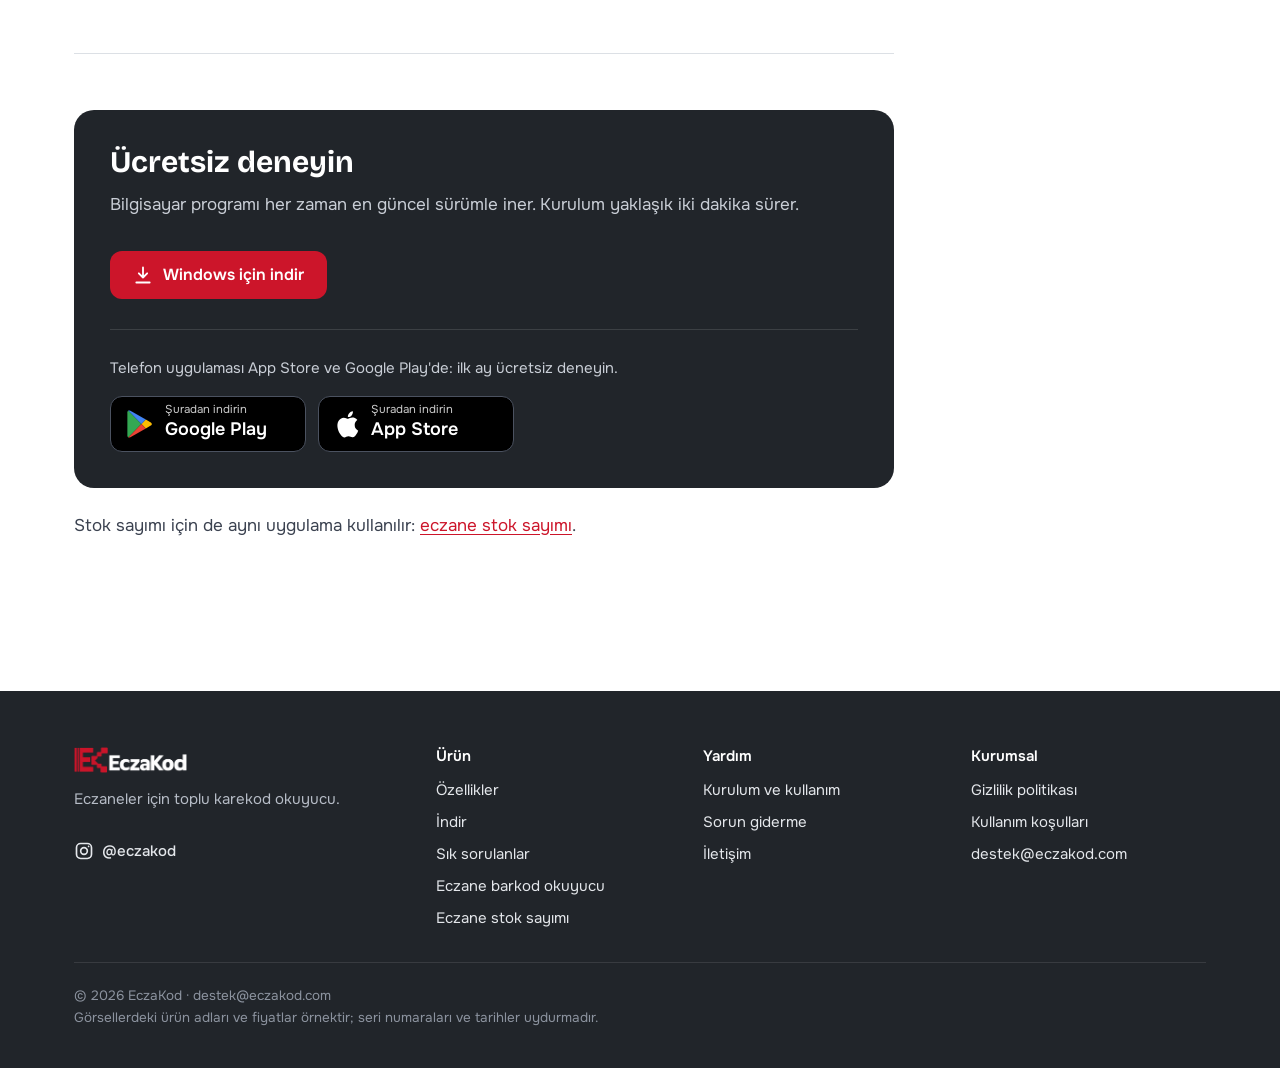
<file: eczane-barkod-okuyucu.html>
<!doctype html>
<html lang="tr">
<head>
<meta charset="utf-8">
<meta name="viewport" content="width=device-width, initial-scale=1">
<title>Eczane barkod okuyucu: telefonla toplu karekod okutma · EczaKod</title>
<meta name="description" content="Eczanede el tipi barkod okuyucu yerine telefon: bir karede 20 kutuya kadar karekod okunur, kodlar Wi-Fi ile eczane programının satış ekranına yazılır. İlk ay ücretsiz.">
<link rel="canonical" href="https://eczakod.com/eczane-barkod-okuyucu.html">
<meta property="og:site_name" content="EczaKod">
<meta property="og:locale" content="tr_TR">
<meta property="og:type" content="website">
<meta property="og:title" content="Eczane barkod okuyucu: telefonla toplu karekod okutma · EczaKod">
<meta property="og:description" content="Eczanede el tipi barkod okuyucu yerine telefon: bir karede 20 kutuya kadar karekod okunur, kodlar Wi-Fi ile eczane programının satış ekranına yazılır. İlk ay ücretsiz.">
<meta property="og:url" content="https://eczakod.com/eczane-barkod-okuyucu.html">
<meta property="og:image" content="https://eczakod.com/img/og.png">
<meta property="og:image:width" content="1200">
<meta property="og:image:height" content="630">
<meta name="twitter:card" content="summary_large_image">
<link rel="icon" href="/favicon.ico" sizes="48x48">
<link rel="icon" type="image/png" sizes="192x192" href="/img/icon-192.png">
<link rel="apple-touch-icon" href="/img/apple-touch-icon.png">
<link rel="stylesheet" href="css/site.css">
</head>
<body>
<a class="atla" href="#icerik">İçeriğe geç</a>

<header class="ust">
  <div class="ic">
    <a class="logo" href="./"><img src="img/logo.png" alt="EczaKod ana sayfa"></a>
    <button class="menu-dugme" aria-expanded="false" aria-controls="menu" aria-label="Menüyü aç">
      <svg width="26" height="26" viewBox="0 0 24 24" fill="none" stroke="currentColor" stroke-width="2" stroke-linecap="round"><path d="M4 7h16M4 12h16M4 17h16"/></svg>
    </button>
    <nav id="menu">
      <a href="./#ozellikler">Özellikler</a>
      <a href="kurulum.html">Kurulum ve kullanım</a>
      <a href="./#sss">Sık sorulanlar</a>
      <a href="iletisim.html">İletişim</a>
      <a class="dugme ana kucuk" href="https://github.com/emreatasoy/eczakod-web/releases/latest/download/EczaKod-Kurulum.exe">Windows için indir</a>
    </nav>
  </div>
</header>

<main id="icerik">
<div class="sayfa-bas">
  <div class="ic">
    <h1>Eczane barkod okuyucu, telefonunuzda</h1>
    <p>EczaKod eczanedeki telefonu karekod ve barkod okuyucuya çevirir. Bir karede birden çok kutu okunur; kodlar Wi-Fi üzerinden
      eczane programınızın satış ekranına, el tipi barkod okuyucu gibi yazılır. Ek cihaz, kablo ya da alıcı gerekmez.</p>
  </div>
</div>

<div class="ic icerik-sayfa">
  <section class="konu">
    <h2>Eczane programınız onu barkod okuyucu sanır</h2>
    <p class="giris-metni">El tipi barkod okuyucular bilgisayara klavye gibi yazar. EczaKod da öyle yapar: telefonun okuduğu karekodlar
      bilgisayardaki küçük program aracılığıyla imlecin olduğu yere yazılır. Bu yüzden programınızda bir değişiklik ya da entegrasyon gerekmez.</p>
    <p>Satış ekranında okuyucuyla karekod girebiliyorsanız EczaKod'la da girebilirsiniz. Kodlar arası bekleme ve ayraç, kurulumda programınıza göre bir kez ayarlanır.</p>
    <div class="tablo-kap">
      <table class="karsilastir">
        <thead><tr><th scope="col"></th><th scope="col">El tipi barkod okuyucu</th><th scope="col">EczaKod</th></tr></thead>
        <tbody>
          <tr><th scope="row">Okuma</th><td>Kutu kutu, tetiğe basarak</td><td>Bir karede 20 kutuya kadar, her kutu bir kez</td></tr>
          <tr><th scope="row">Fiyat</th><td>Göstermez</td><td>Öneri satış fiyatı, ürün tipi ve KDV telefonda</td></tr>
          <tr><th scope="row">Miad</th><td>Fark etmez</td><td>Miadı geçmiş kutuda kırmızı uyarı ve uyarı sesi</td></tr>
          <tr><th scope="row">Stok sayımı</th><td>Ayrı cihaz ya da ayrı uygulama</td><td>Aynı uygulamada, miad dağılımıyla</td></tr>
          <tr><th scope="row">Bağlantı</th><td>Kablo ya da kısa menzilli alıcı</td><td>Eczanenin Wi-Fi'ı; depoda da, kasada da</td></tr>
          <tr><th scope="row">Donanım</th><td>Her tezgâha ayrı okuyucu</td><td>Eczanedeki telefonlar yeter</td></tr>
        </tbody>
      </table>
    </div>
  </section>

  <section class="konu">
    <h2>Kasada nasıl kullanılır?</h2>
    <div class="yanyana">
      <ol class="sira">
        <li><b>Satış ekranını açın</b> Eczane programında satış ekranını açın, imleç karekod alanında olsun.</li>
        <li><b>Kutuları kameraya gösterin</b> Reçetedeki kutuları tezgâha yan yana koyun. Okunan her kutu yeşil çerçeveyle işaretlenir ve listeye bir kez girer.</li>
        <li><b>Gönder'e basın</b> Kodlar sırayla satış ekranına yazılır. İsterseniz <b>Anında</b> moduna geçin; okunan kod klasik el okuyucusu gibi hemen yazılır.</li>
      </ol>
      <figure class="telefon"><img src="img/ekran/tara.webp" alt="Tara ekranı: altı kutu aynı anda okunmuş" loading="lazy"></figure>
    </div>
  </section>

  <section class="konu">
    <h2>Karekod da, çizgi barkod da</h2>
    <p class="giris-metni">İlaç kutularındaki karekodun yanında dermokozmetik ve takviye gibi yalnız çizgi barkodlu ürünler de okunur.</p>
    <ul>
      <li><b>Karekoddan gelen bilgi:</b> ürün adı, son kullanma tarihi, parti ve seri numarası okuma anında telefonda görünür.</li>
      <li><b>Fiyat:</b> okutulan ürünün öneri satış fiyatı, ürün tipi ve KDV oranı görünür; sepet toplamı kendiliğinden hesaplanır.</li>
      <li><b>Miad uyarısı:</b> miadı geçmiş kutu kırmızıyla işaretlenir ve siz onaylamadan programa gitmez.</li>
      <li><b>Zor karekodlar:</b> küçük, eğik ya da siyah zemine basılmış karekodlar için yakınlaştırma, fener ve ters renk okuma vardır.</li>
      <li><b>Güvenli yazma:</b> gönderim sırasında başka bir pencere öne gelirse EczaKod yazmayı durdurur; yanlış yere tek karakter yazmaz.</li>
    </ul>
  </section>

  <section class="konu">
    <h2>Neler gerekiyor?</h2>
    <ul>
      <li><b>Bilgisayar:</b> eczane programının çalıştığı Windows 10 ya da 11 bilgisayar. Bilgisayar programı ücretsizdir.</li>
      <li><b>Telefon:</b> arka kamerası olan güncel bir Android telefon ya da iPhone.</li>
      <li><b>Ağ:</b> telefon ve bilgisayar aynı Wi-Fi ağında. Okuma ve gönderim için internet gerekmez.</li>
    </ul>
    <p>Kurulum yaklaşık on dakika sürer ve bir kez yapılır: <a href="kurulum.html">kurulum ve kullanım rehberi</a>.</p>
  </section>

  <section class="konu">
    <h2>Sık sorulanlar</h2>
    <details><summary>El tipi barkod okuyucumu çıkarmam gerekir mi?</summary><div>Hayır. El okuyucunuz bilgisayara takılı kalabilir; EczaKod ona dokunmaz. İkisini birlikte kullanabilirsiniz.</div></details>
    <details><summary>Hangi eczane programlarıyla çalışır?</summary><div>Karekodu klavyeden, yani el okuyucusuyla kabul eden her programla. Okuyucuyla satış ekranına karekod girebiliyorsanız EczaKod'la da girebilirsiniz.</div></details>
    <details><summary>İTS bildirimini EczaKod mu yapıyor?</summary><div>Hayır. EczaKod yalnızca karekodu eczane programınıza yazar; İTS bildirimi her zamanki gibi eczane programınız tarafından yapılır.</div></details>
    <details><summary>Birden çok tezgâhta kullanılabilir mi?</summary><div>Evet. Her tezgâhtaki bilgisayara program kurulur; bir telefon kasa ve depo gibi birden çok bilgisayarla eşleşebilir.</div></details>
    <details><summary>Ücreti ne kadar?</summary><div>Bilgisayar programı ücretsizdir. Telefon uygulaması aylık abonelikle çalışır; ilk ay ücretsiz deneyebilirsiniz. Ayrıntılar <a href="kosullar.html">kullanım koşullarında</a>.</div></details>
  </section>

  <section class="konu">
    <div class="indir-kutu">
      <h2>Ücretsiz deneyin</h2>
      <p>Bilgisayar programı her zaman en güncel sürümle iner. Kurulum yaklaşık iki dakika sürer.</p>
      <a class="dugme ana" href="https://github.com/emreatasoy/eczakod-web/releases/latest/download/EczaKod-Kurulum.exe">
        <svg width="20" height="20" viewBox="0 0 24 24" fill="none" stroke="currentColor" stroke-width="2.2" stroke-linecap="round" stroke-linejoin="round"><path d="M12 3v12m0 0l-5-5m5 5l5-5M4 21h16"/></svg>
        Windows için indir
      </a>
      <div class="ayrac">
        <p>Telefon uygulaması App Store ve Google Play'de: ilk ay ücretsiz deneyin.</p>
        <div class="magazalar">
          <span class="magaza-sar">
            <a class="magaza" href="https://play.google.com/store/apps/details?id=com.eczakod.app" rel="noopener" target="_blank" data-magaza="play">
              <svg width="26" height="28" viewBox="0 0 26 28" aria-hidden="true"><path fill="#34A853" d="M1.2.6 14.4 14 1.2 27.4c-.5-.3-.8-.9-.8-1.6V2.2c0-.7.3-1.3.8-1.6z"/><path fill="#FBBC04" d="m18.8 9.6-4.4 4.4 4.4 4.4 5-2.8c1.4-.8 1.4-2.4 0-3.2z"/><path fill="#EA4335" d="M1.2 27.4 14.4 14l4.4 4.4L3.4 27.2c-.8.4-1.6.5-2.2.2z"/><path fill="#4285F4" d="M1.2.6c.6-.3 1.4-.2 2.2.2l15.4 8.8-4.4 4.4z"/></svg>
              <div><small>Şuradan indirin</small><span>Google Play</span></div>
            </a></span>
          <span class="magaza-sar">
            <a class="magaza" href="https://apps.apple.com/tr/app/eczakod-karekod-okuyucu/id6824523649" rel="noopener" target="_blank" data-magaza="appstore">
              <svg width="24" height="28" viewBox="0 0 24 28" aria-hidden="true"><path fill="#fff" d="M19.7 14.9c0-3.2 2.6-4.7 2.7-4.8-1.5-2.2-3.8-2.5-4.6-2.5-2-.2-3.8 1.2-4.8 1.2s-2.5-1.1-4.2-1.1C6.7 7.8 4.6 9 3.5 11c-2.3 4-.6 9.9 1.7 13.1 1.1 1.6 2.4 3.4 4.1 3.3 1.6-.1 2.3-1.1 4.2-1.1s2.5 1.1 4.2 1 2.8-1.6 3.8-3.2c1.2-1.8 1.7-3.6 1.7-3.7-.1 0-3.5-1.3-3.5-5.5zM16.6 5.4c.9-1.1 1.5-2.6 1.3-4.1-1.3.1-2.8.9-3.7 1.9-.8.9-1.5 2.4-1.3 3.9 1.4.1 2.8-.7 3.7-1.7z"/></svg>
              <div><small>Şuradan indirin</small><span>App Store</span></div>
            </a></span>
        </div>
      </div>
    </div>
    <p style="margin-top:24px">Stok sayımı için de aynı uygulama kullanılır: <a href="eczane-stok-sayimi.html">eczane stok sayımı</a>.</p>
  </section>
</div>
</main>

<footer class="alt">
  <div class="ic">
    <div>
      <img src="img/logo-dark.png" alt="EczaKod">
      <p>Eczaneler için toplu karekod okuyucu.</p>
      <a class="sosyal" href="https://www.instagram.com/eczakod/" rel="me noopener" target="_blank"><svg width="20" height="20" viewBox="0 0 24 24" fill="none" stroke="currentColor" stroke-width="2" aria-hidden="true"><rect x="3" y="3" width="18" height="18" rx="5"/><circle cx="12" cy="12" r="4"/><circle cx="17.5" cy="6.5" r="1" fill="currentColor" stroke="none"/></svg>@eczakod</a>
    </div>
    <div><h3>Ürün</h3><ul><li><a href="./#ozellikler">Özellikler</a></li><li><a href="./#indir">İndir</a></li><li><a href="./#sss">Sık sorulanlar</a></li><li><a href="eczane-barkod-okuyucu.html">Eczane barkod okuyucu</a></li><li><a href="eczane-stok-sayimi.html">Eczane stok sayımı</a></li></ul></div>
    <div><h3>Yardım</h3><ul><li><a href="kurulum.html">Kurulum ve kullanım</a></li><li><a href="kurulum.html#sorunlar">Sorun giderme</a></li><li><a href="iletisim.html">İletişim</a></li></ul></div>
    <div><h3>Kurumsal</h3><ul><li><a href="gizlilik.html">Gizlilik politikası</a></li><li><a href="kosullar.html">Kullanım koşulları</a></li><li><a href="mailto:destek@eczakod.com">destek@eczakod.com</a></li></ul></div>
    <p class="telif">© 2026 EczaKod · destek@eczakod.com<br>Görsellerdeki ürün adları ve fiyatlar örnektir; seri numaraları ve tarihler uydurmadır.</p>
  </div>
</footer>
<script src="js/site.js" defer></script>
</body>
</html>
</file>
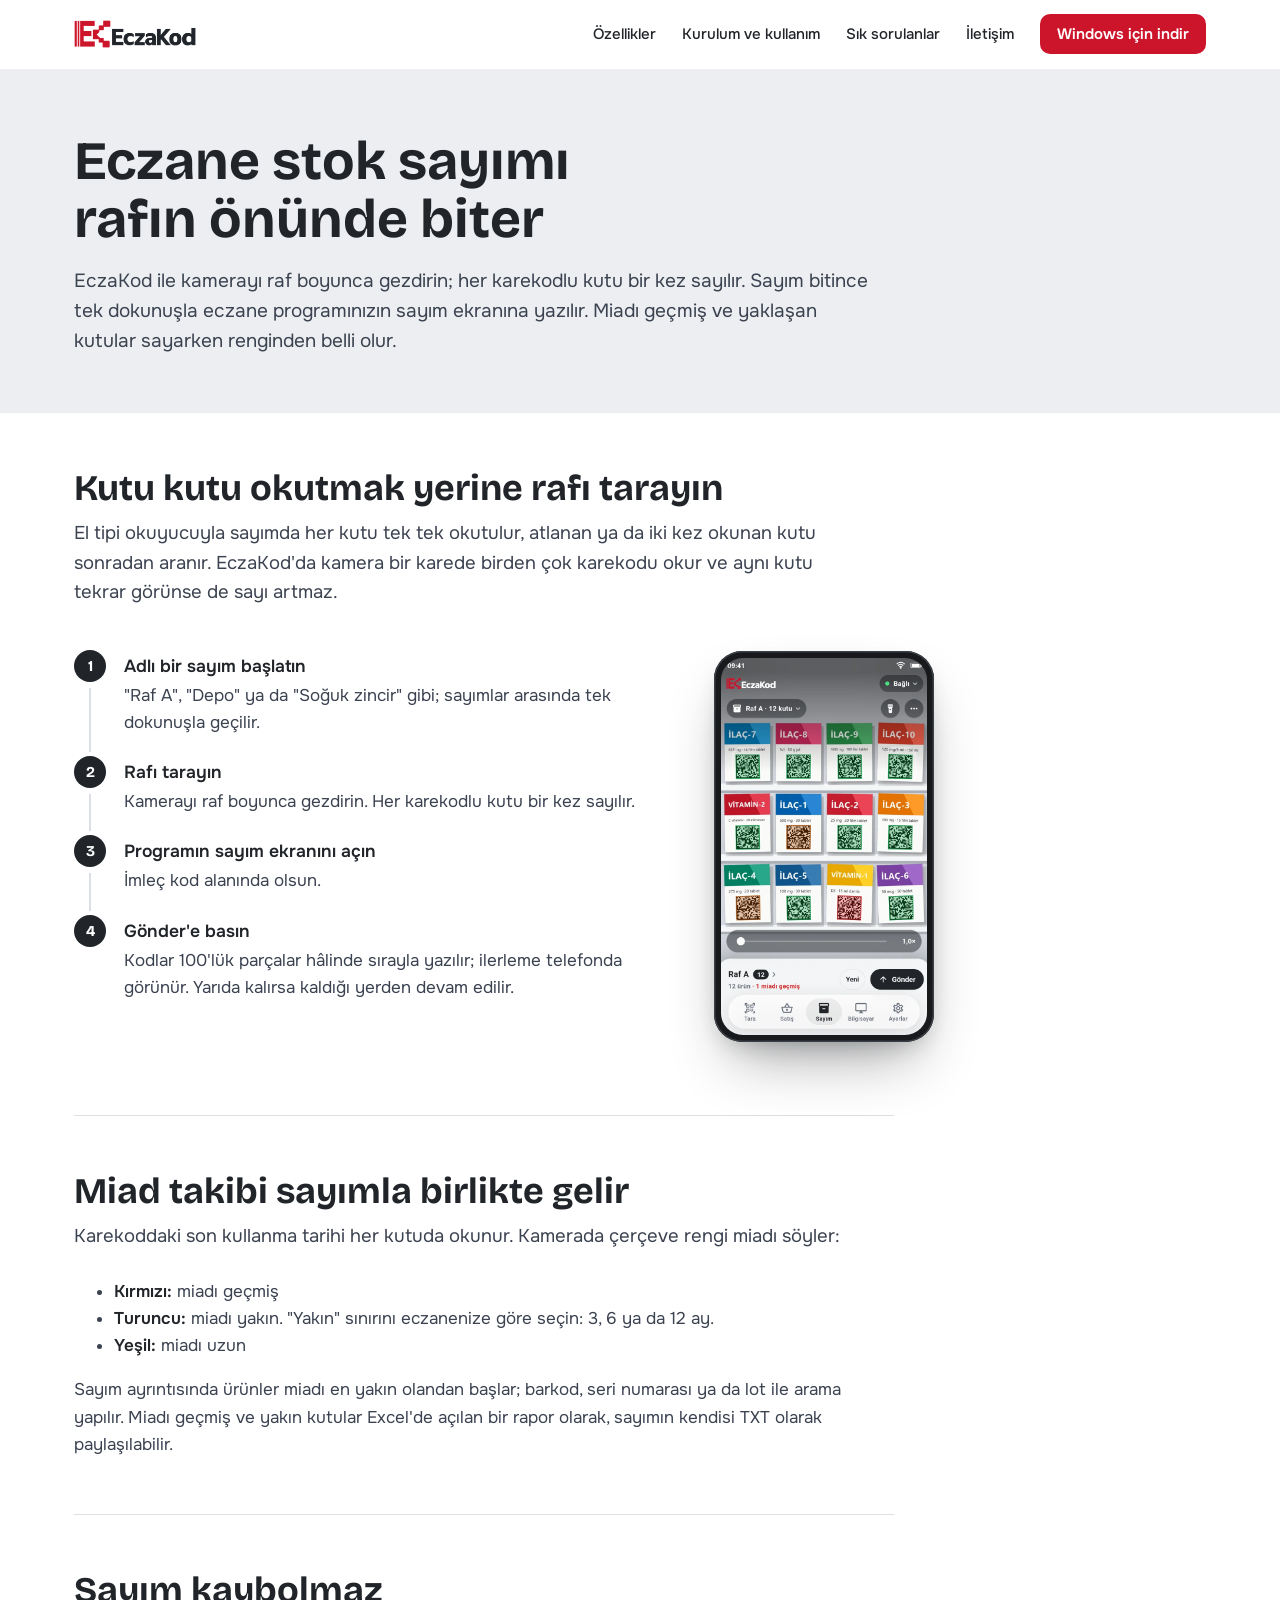
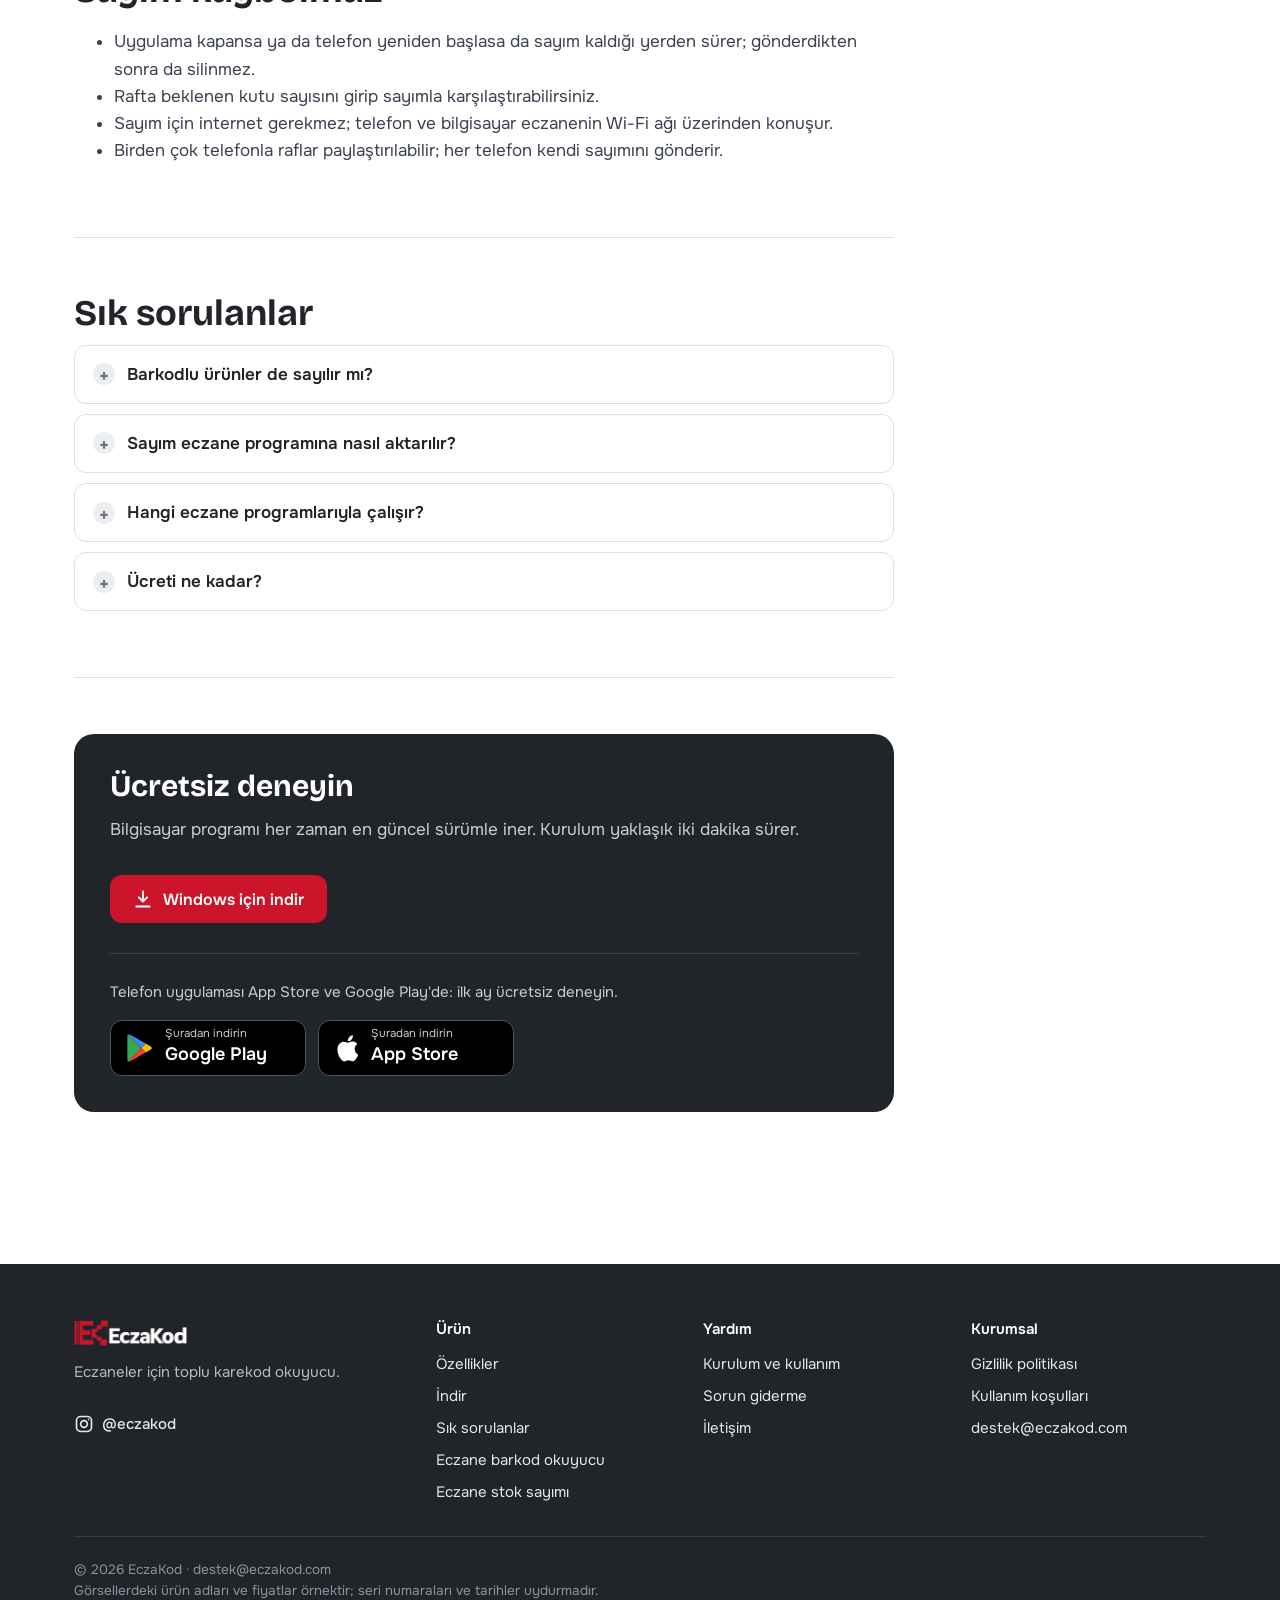
<file: eczane-stok-sayimi.html>
<!doctype html>
<html lang="tr">
<head>
<meta charset="utf-8">
<meta name="viewport" content="width=device-width, initial-scale=1">
<title>Eczane stok sayımı: telefonla karekod sayım ve miad takibi · EczaKod</title>
<meta name="description" content="Eczane stok sayımını telefonla yapın: rafı kamerayla tarayın, her kutu bir kez sayılsın, miadı geçmiş ve yakın kutular renginden belli olsun. Sayım eczane programına yazılır.">
<link rel="canonical" href="https://eczakod.com/eczane-stok-sayimi.html">
<meta property="og:site_name" content="EczaKod">
<meta property="og:locale" content="tr_TR">
<meta property="og:type" content="website">
<meta property="og:title" content="Eczane stok sayımı: telefonla karekod sayım ve miad takibi · EczaKod">
<meta property="og:description" content="Eczane stok sayımını telefonla yapın: rafı kamerayla tarayın, her kutu bir kez sayılsın, miadı geçmiş ve yakın kutular renginden belli olsun. Sayım eczane programına yazılır.">
<meta property="og:url" content="https://eczakod.com/eczane-stok-sayimi.html">
<meta property="og:image" content="https://eczakod.com/img/og.png">
<meta property="og:image:width" content="1200">
<meta property="og:image:height" content="630">
<meta name="twitter:card" content="summary_large_image">
<link rel="icon" href="/favicon.ico" sizes="48x48">
<link rel="icon" type="image/png" sizes="192x192" href="/img/icon-192.png">
<link rel="apple-touch-icon" href="/img/apple-touch-icon.png">
<link rel="stylesheet" href="css/site.css">
</head>
<body>
<a class="atla" href="#icerik">İçeriğe geç</a>

<header class="ust">
  <div class="ic">
    <a class="logo" href="./"><img src="img/logo.png" alt="EczaKod ana sayfa"></a>
    <button class="menu-dugme" aria-expanded="false" aria-controls="menu" aria-label="Menüyü aç">
      <svg width="26" height="26" viewBox="0 0 24 24" fill="none" stroke="currentColor" stroke-width="2" stroke-linecap="round"><path d="M4 7h16M4 12h16M4 17h16"/></svg>
    </button>
    <nav id="menu">
      <a href="./#ozellikler">Özellikler</a>
      <a href="kurulum.html">Kurulum ve kullanım</a>
      <a href="./#sss">Sık sorulanlar</a>
      <a href="iletisim.html">İletişim</a>
      <a class="dugme ana kucuk" href="https://github.com/emreatasoy/eczakod-web/releases/latest/download/EczaKod-Kurulum.exe">Windows için indir</a>
    </nav>
  </div>
</header>

<main id="icerik">
<div class="sayfa-bas">
  <div class="ic">
    <h1>Eczane stok sayımı rafın önünde biter</h1>
    <p>EczaKod ile kamerayı raf boyunca gezdirin; her karekodlu kutu bir kez sayılır. Sayım bitince tek dokunuşla eczane programınızın
      sayım ekranına yazılır. Miadı geçmiş ve yaklaşan kutular sayarken renginden belli olur.</p>
  </div>
</div>

<div class="ic icerik-sayfa">
  <section class="konu">
    <h2>Kutu kutu okutmak yerine rafı tarayın</h2>
    <p class="giris-metni">El tipi okuyucuyla sayımda her kutu tek tek okutulur, atlanan ya da iki kez okunan kutu sonradan aranır.
      EczaKod'da kamera bir karede birden çok karekodu okur ve aynı kutu tekrar görünse de sayı artmaz.</p>
    <div class="yanyana">
      <ol class="sira">
        <li><b>Adlı bir sayım başlatın</b> "Raf A", "Depo" ya da "Soğuk zincir" gibi; sayımlar arasında tek dokunuşla geçilir.</li>
        <li><b>Rafı tarayın</b> Kamerayı raf boyunca gezdirin. Her karekodlu kutu bir kez sayılır.</li>
        <li><b>Programın sayım ekranını açın</b> İmleç kod alanında olsun.</li>
        <li><b>Gönder'e basın</b> Kodlar 100'lük parçalar hâlinde sırayla yazılır; ilerleme telefonda görünür. Yarıda kalırsa kaldığı yerden devam edilir.</li>
      </ol>
      <figure class="telefon"><img src="img/ekran/sayim.webp" alt="Sayım ekranı: kutular miad rengiyle işaretli" loading="lazy"></figure>
    </div>
  </section>

  <section class="konu">
    <h2>Miad takibi sayımla birlikte gelir</h2>
    <p class="giris-metni">Karekoddaki son kullanma tarihi her kutuda okunur. Kamerada çerçeve rengi miadı söyler:</p>
    <ul>
      <li><b>Kırmızı:</b> miadı geçmiş</li>
      <li><b>Turuncu:</b> miadı yakın. "Yakın" sınırını eczanenize göre seçin: 3, 6 ya da 12 ay.</li>
      <li><b>Yeşil:</b> miadı uzun</li>
    </ul>
    <p>Sayım ayrıntısında ürünler miadı en yakın olandan başlar; barkod, seri numarası ya da lot ile arama yapılır.
      Miadı geçmiş ve yakın kutular Excel'de açılan bir rapor olarak, sayımın kendisi TXT olarak paylaşılabilir.</p>
  </section>

  <section class="konu">
    <h2>Sayım kaybolmaz</h2>
    <ul>
      <li>Uygulama kapansa ya da telefon yeniden başlasa da sayım kaldığı yerden sürer; gönderdikten sonra da silinmez.</li>
      <li>Rafta beklenen kutu sayısını girip sayımla karşılaştırabilirsiniz.</li>
      <li>Sayım için internet gerekmez; telefon ve bilgisayar eczanenin Wi-Fi ağı üzerinden konuşur.</li>
      <li>Birden çok telefonla raflar paylaştırılabilir; her telefon kendi sayımını gönderir.</li>
    </ul>
  </section>

  <section class="konu">
    <h2>Sık sorulanlar</h2>
    <details><summary>Barkodlu ürünler de sayılır mı?</summary><div>Sayıma yalnız seri numaralı karekodlu kutular girer; böylece her kutu tek tek ve bir kez sayılır. Seri numarası olmayan çizgi barkodlu ürünler kamerada gri görünür ve sayılmaz.</div></details>
    <details><summary>Sayım eczane programına nasıl aktarılır?</summary><div>Programın sayım ekranını açıp telefonda Gönder'e basarsınız; kodlar el okuyucusuyla okutulmuş gibi sırayla yazılır. Dosya taşımaya gerek kalmaz.</div></details>
    <details><summary>Hangi eczane programlarıyla çalışır?</summary><div>Sayım ekranına karekodu klavyeden, yani el okuyucusuyla kabul eden her programla.</div></details>
    <details><summary>Ücreti ne kadar?</summary><div>Bilgisayar programı ücretsizdir. Telefon uygulaması aylık abonelikle çalışır; ilk ay ücretsiz deneyebilirsiniz. Satış ekranına okutma da aynı abonelikte: <a href="eczane-barkod-okuyucu.html">eczane barkod okuyucu</a>.</div></details>
  </section>

  <section class="konu">
    <div class="indir-kutu">
      <h2>Ücretsiz deneyin</h2>
      <p>Bilgisayar programı her zaman en güncel sürümle iner. Kurulum yaklaşık iki dakika sürer.</p>
      <a class="dugme ana" href="https://github.com/emreatasoy/eczakod-web/releases/latest/download/EczaKod-Kurulum.exe">
        <svg width="20" height="20" viewBox="0 0 24 24" fill="none" stroke="currentColor" stroke-width="2.2" stroke-linecap="round" stroke-linejoin="round"><path d="M12 3v12m0 0l-5-5m5 5l5-5M4 21h16"/></svg>
        Windows için indir
      </a>
      <div class="ayrac">
        <p>Telefon uygulaması App Store ve Google Play'de: ilk ay ücretsiz deneyin.</p>
        <div class="magazalar">
          <span class="magaza-sar">
            <a class="magaza" href="https://play.google.com/store/apps/details?id=com.eczakod.app" rel="noopener" target="_blank" data-magaza="play">
              <svg width="26" height="28" viewBox="0 0 26 28" aria-hidden="true"><path fill="#34A853" d="M1.2.6 14.4 14 1.2 27.4c-.5-.3-.8-.9-.8-1.6V2.2c0-.7.3-1.3.8-1.6z"/><path fill="#FBBC04" d="m18.8 9.6-4.4 4.4 4.4 4.4 5-2.8c1.4-.8 1.4-2.4 0-3.2z"/><path fill="#EA4335" d="M1.2 27.4 14.4 14l4.4 4.4L3.4 27.2c-.8.4-1.6.5-2.2.2z"/><path fill="#4285F4" d="M1.2.6c.6-.3 1.4-.2 2.2.2l15.4 8.8-4.4 4.4z"/></svg>
              <div><small>Şuradan indirin</small><span>Google Play</span></div>
            </a></span>
          <span class="magaza-sar">
            <a class="magaza" href="https://apps.apple.com/tr/app/eczakod-karekod-okuyucu/id6824523649" rel="noopener" target="_blank" data-magaza="appstore">
              <svg width="24" height="28" viewBox="0 0 24 28" aria-hidden="true"><path fill="#fff" d="M19.7 14.9c0-3.2 2.6-4.7 2.7-4.8-1.5-2.2-3.8-2.5-4.6-2.5-2-.2-3.8 1.2-4.8 1.2s-2.5-1.1-4.2-1.1C6.7 7.8 4.6 9 3.5 11c-2.3 4-.6 9.9 1.7 13.1 1.1 1.6 2.4 3.4 4.1 3.3 1.6-.1 2.3-1.1 4.2-1.1s2.5 1.1 4.2 1 2.8-1.6 3.8-3.2c1.2-1.8 1.7-3.6 1.7-3.7-.1 0-3.5-1.3-3.5-5.5zM16.6 5.4c.9-1.1 1.5-2.6 1.3-4.1-1.3.1-2.8.9-3.7 1.9-.8.9-1.5 2.4-1.3 3.9 1.4.1 2.8-.7 3.7-1.7z"/></svg>
              <div><small>Şuradan indirin</small><span>App Store</span></div>
            </a></span>
        </div>
      </div>
    </div>
  </section>
</div>
</main>

<footer class="alt">
  <div class="ic">
    <div>
      <img src="img/logo-dark.png" alt="EczaKod">
      <p>Eczaneler için toplu karekod okuyucu.</p>
      <a class="sosyal" href="https://www.instagram.com/eczakod/" rel="me noopener" target="_blank"><svg width="20" height="20" viewBox="0 0 24 24" fill="none" stroke="currentColor" stroke-width="2" aria-hidden="true"><rect x="3" y="3" width="18" height="18" rx="5"/><circle cx="12" cy="12" r="4"/><circle cx="17.5" cy="6.5" r="1" fill="currentColor" stroke="none"/></svg>@eczakod</a>
    </div>
    <div><h3>Ürün</h3><ul><li><a href="./#ozellikler">Özellikler</a></li><li><a href="./#indir">İndir</a></li><li><a href="./#sss">Sık sorulanlar</a></li><li><a href="eczane-barkod-okuyucu.html">Eczane barkod okuyucu</a></li><li><a href="eczane-stok-sayimi.html">Eczane stok sayımı</a></li></ul></div>
    <div><h3>Yardım</h3><ul><li><a href="kurulum.html">Kurulum ve kullanım</a></li><li><a href="kurulum.html#sorunlar">Sorun giderme</a></li><li><a href="iletisim.html">İletişim</a></li></ul></div>
    <div><h3>Kurumsal</h3><ul><li><a href="gizlilik.html">Gizlilik politikası</a></li><li><a href="kosullar.html">Kullanım koşulları</a></li><li><a href="mailto:destek@eczakod.com">destek@eczakod.com</a></li></ul></div>
    <p class="telif">© 2026 EczaKod · destek@eczakod.com<br>Görsellerdeki ürün adları ve fiyatlar örnektir; seri numaraları ve tarihler uydurmadır.</p>
  </div>
</footer>
<script src="js/site.js" defer></script>
</body>
</html>
</file>
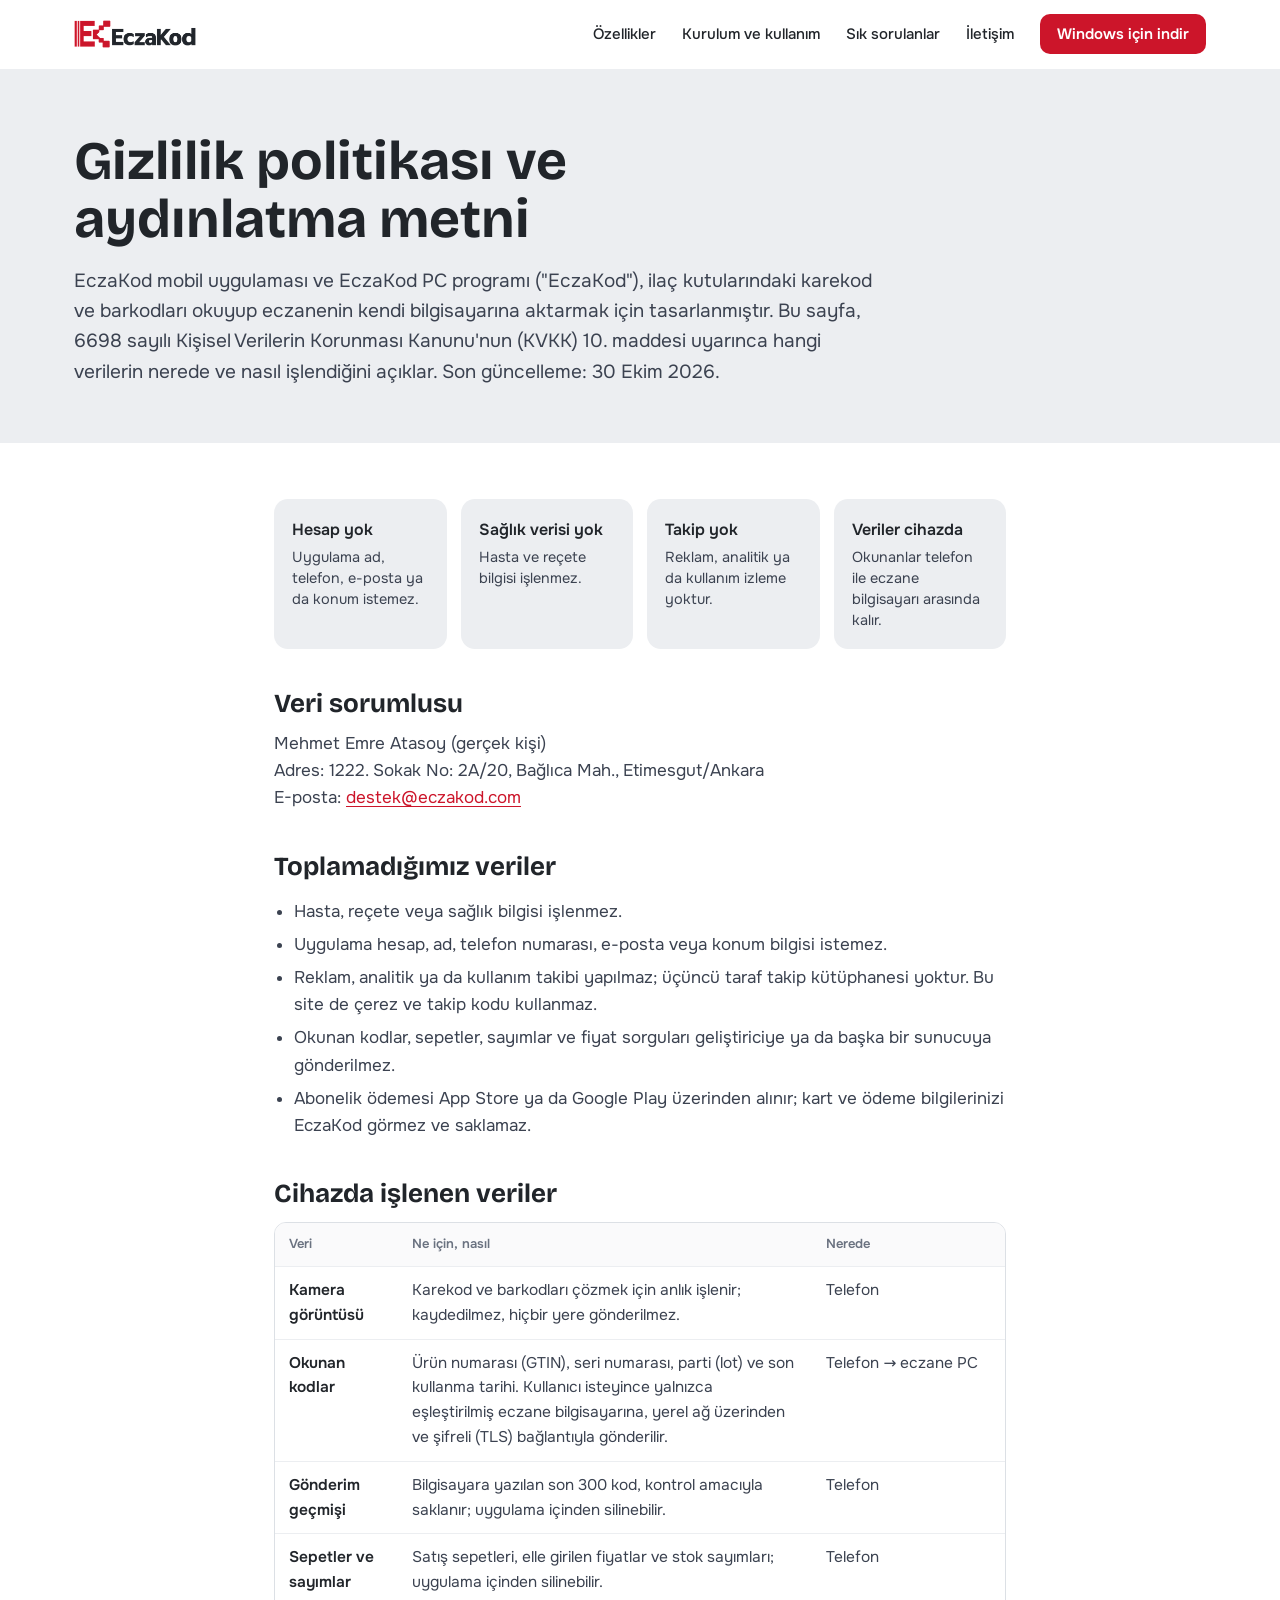
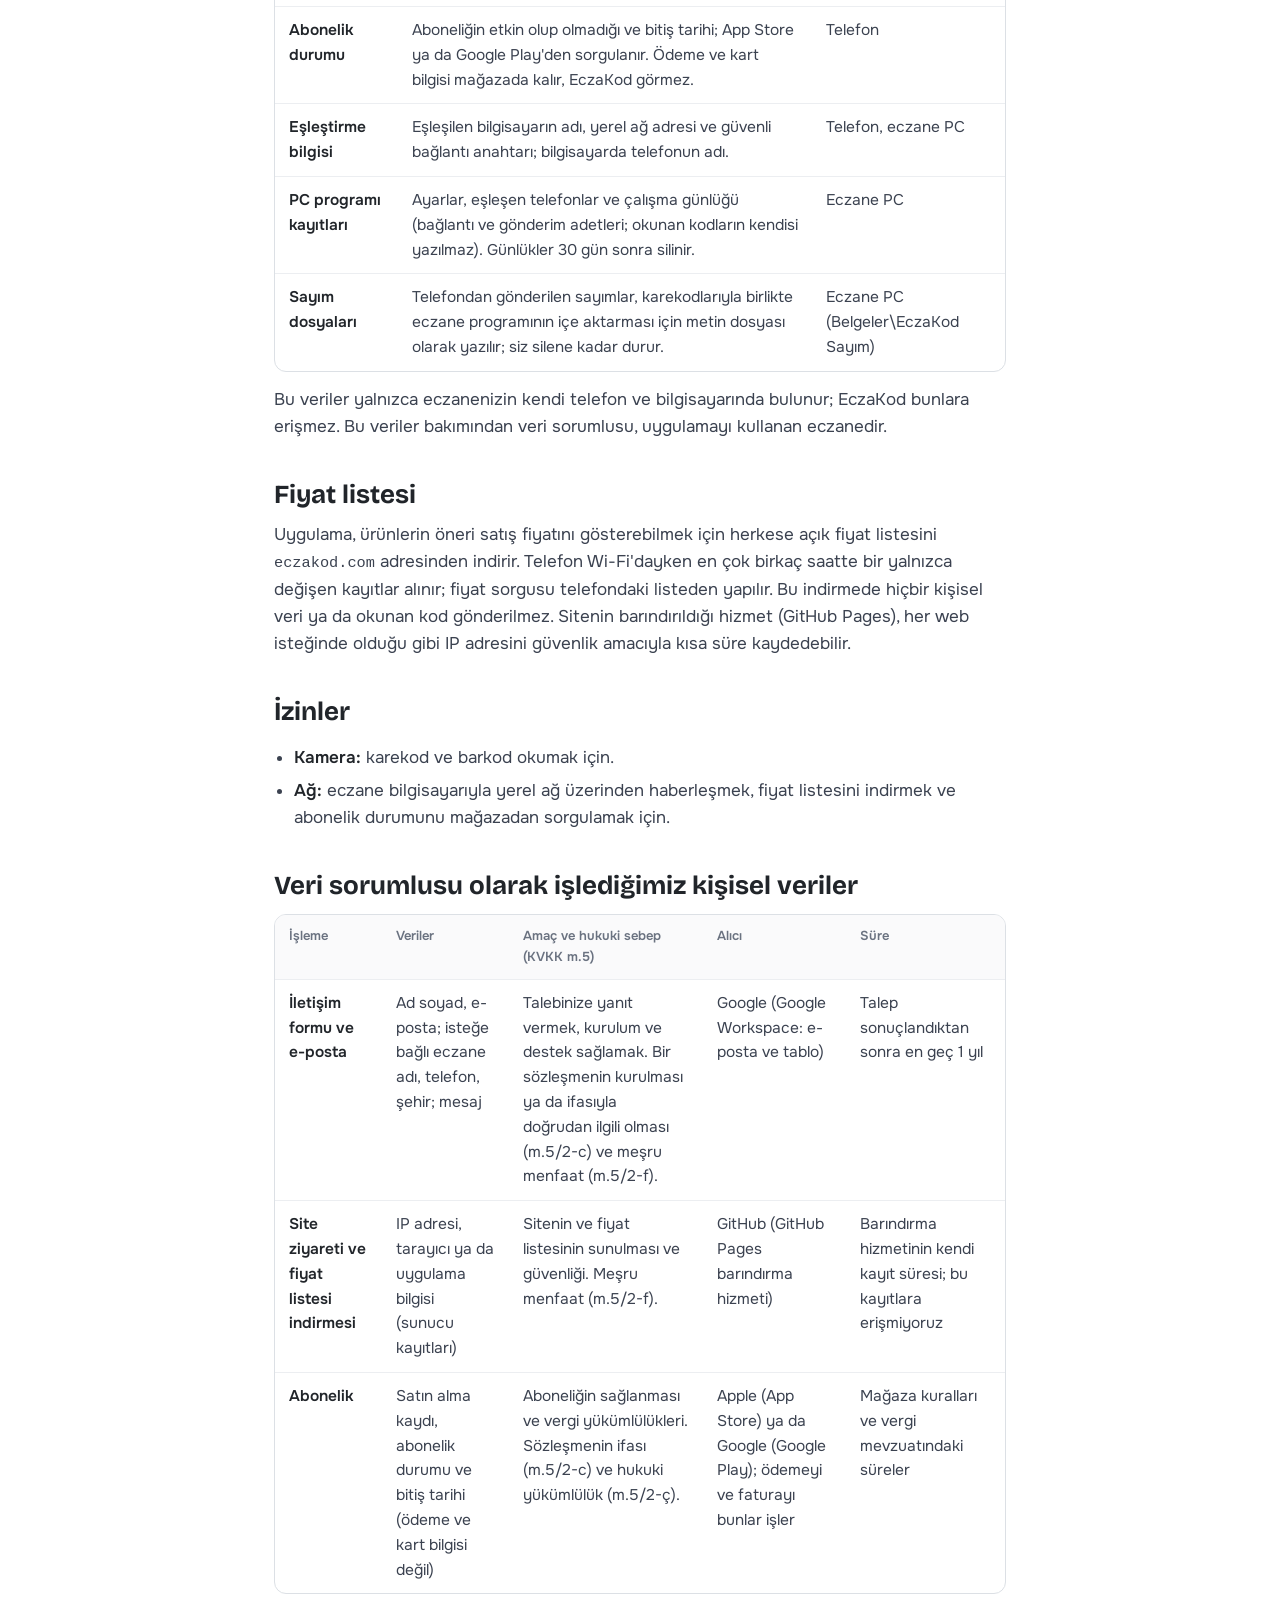
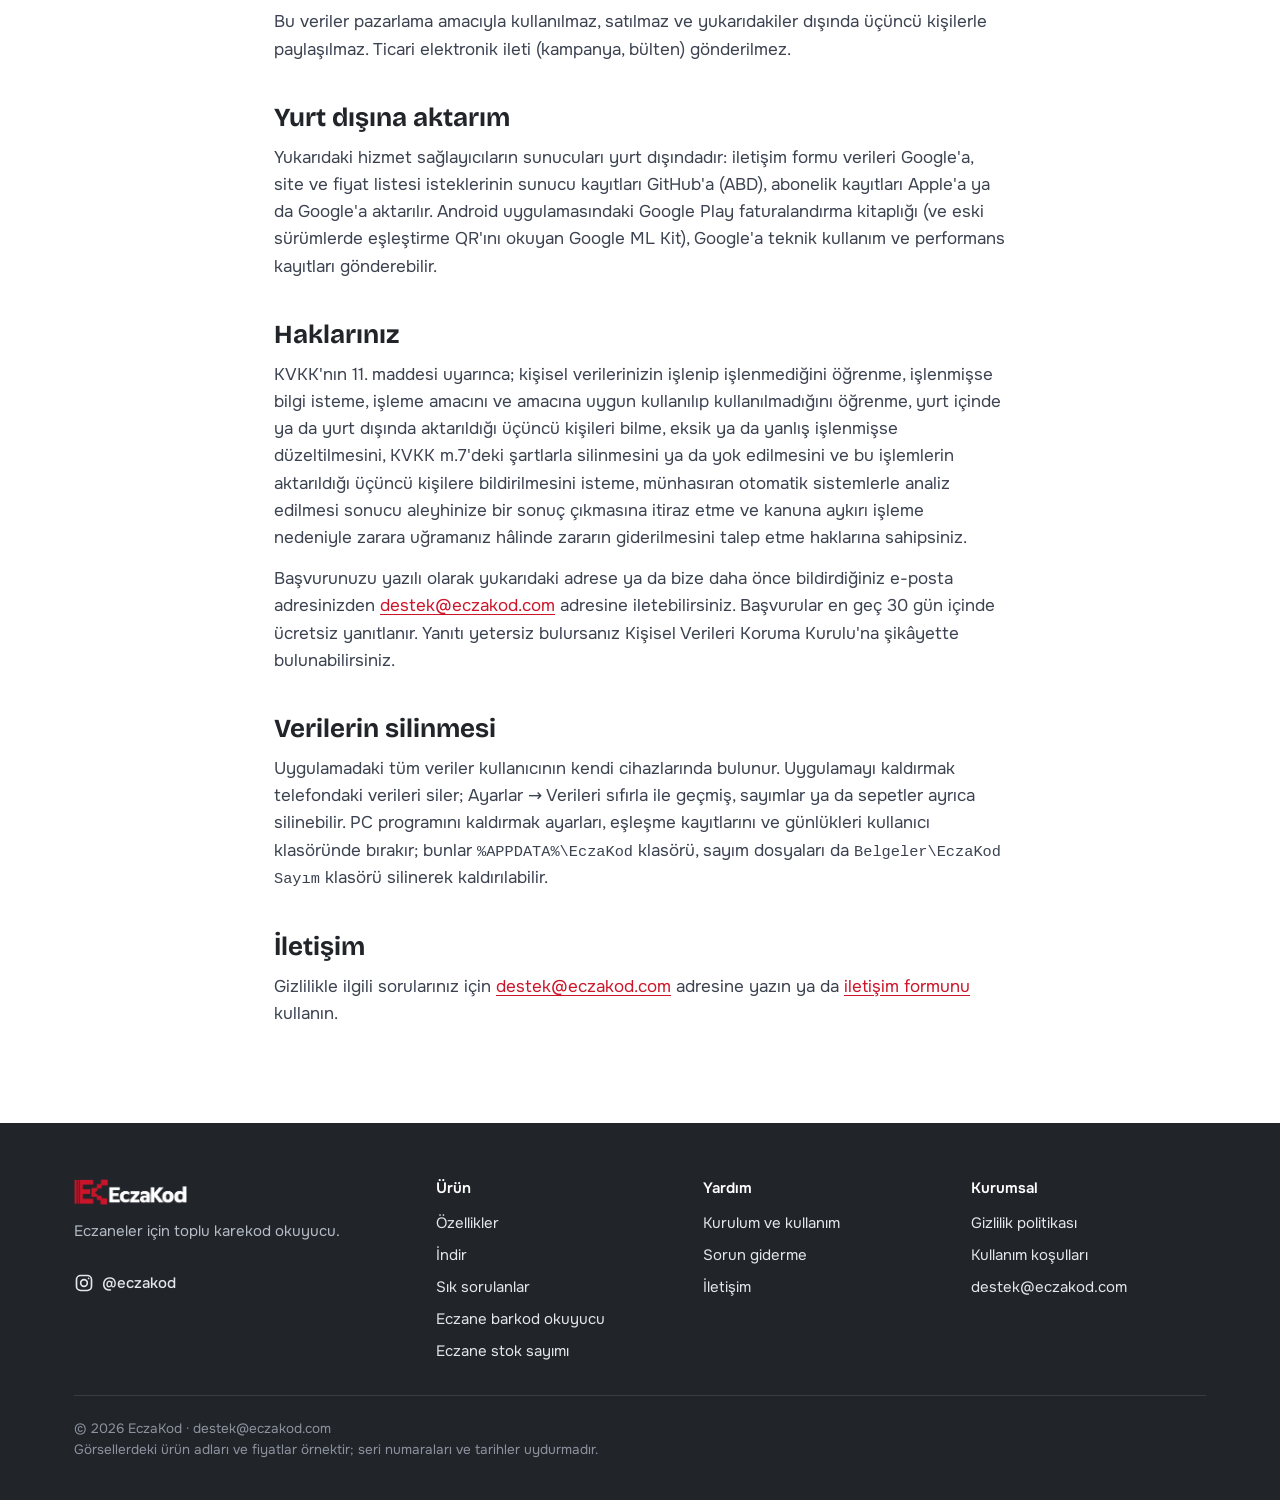
<file: gizlilik.html>
<!doctype html>
<html lang="tr">
<head>
<meta charset="utf-8">
<meta name="viewport" content="width=device-width, initial-scale=1">
<title>Gizlilik politikası · EczaKod</title>
<meta name="description" content="EczaKod mobil uygulaması, PC programı ve eczakod.com'un gizlilik politikası: hangi veriler cihazda işlenir, neler hiç toplanmaz.">
<link rel="canonical" href="https://eczakod.com/gizlilik.html">
<meta property="og:site_name" content="EczaKod">
<meta property="og:locale" content="tr_TR">
<meta property="og:type" content="website">
<meta property="og:title" content="Gizlilik politikası · EczaKod">
<meta property="og:description" content="EczaKod mobil uygulaması, PC programı ve eczakod.com'un gizlilik politikası: hangi veriler cihazda işlenir, neler hiç toplanmaz.">
<meta property="og:url" content="https://eczakod.com/gizlilik.html">
<meta property="og:image" content="https://eczakod.com/img/og.png">
<meta property="og:image:width" content="1200">
<meta property="og:image:height" content="630">
<meta name="twitter:card" content="summary_large_image">
<link rel="icon" href="/favicon.ico" sizes="48x48">
<link rel="icon" type="image/png" sizes="192x192" href="/img/icon-192.png">
<link rel="apple-touch-icon" href="/img/apple-touch-icon.png">
<link rel="stylesheet" href="css/site.css">
</head>
<body>
<a class="atla" href="#icerik">İçeriğe geç</a>

<header class="ust">
  <div class="ic">
    <a class="logo" href="./"><img src="img/logo.png" alt="EczaKod ana sayfa"></a>
    <button class="menu-dugme" aria-expanded="false" aria-controls="menu" aria-label="Menüyü aç">
      <svg width="26" height="26" viewBox="0 0 24 24" fill="none" stroke="currentColor" stroke-width="2" stroke-linecap="round"><path d="M4 7h16M4 12h16M4 17h16"/></svg>
    </button>
    <nav id="menu">
      <a href="./#ozellikler">Özellikler</a>
      <a href="kurulum.html">Kurulum ve kullanım</a>
      <a href="./#sss">Sık sorulanlar</a>
      <a href="iletisim.html">İletişim</a>
      <a class="dugme ana kucuk" href="https://github.com/emreatasoy/eczakod-web/releases/latest/download/EczaKod-Kurulum.exe">Windows için indir</a>
    </nav>
  </div>
</header>

<main id="icerik">
<div class="sayfa-bas">
  <div class="ic">
    <h1>Gizlilik politikası ve aydınlatma metni</h1>
    <p>EczaKod mobil uygulaması ve EczaKod PC programı ("EczaKod"), ilaç kutularındaki karekod ve barkodları okuyup eczanenin kendi
      bilgisayarına aktarmak için tasarlanmıştır. Bu sayfa, 6698 sayılı Kişisel Verilerin Korunması Kanunu'nun (KVKK) 10. maddesi
      uyarınca hangi verilerin nerede ve nasıl işlendiğini açıklar. Son güncelleme: 30 Ekim 2026.</p>
  </div>
</div>

<div class="ic metin-sayfa">
  <div class="ozet-kartlar">
    <div><b>Hesap yok</b><span>Uygulama ad, telefon, e-posta ya da konum istemez.</span></div>
    <div><b>Sağlık verisi yok</b><span>Hasta ve reçete bilgisi işlenmez.</span></div>
    <div><b>Takip yok</b><span>Reklam, analitik ya da kullanım izleme yoktur.</span></div>
    <div><b>Veriler cihazda</b><span>Okunanlar telefon ile eczane bilgisayarı arasında kalır.</span></div>
  </div>

  <h2>Veri sorumlusu</h2>
  <p>Mehmet Emre Atasoy (gerçek kişi)<br>Adres: 1222. Sokak No: 2A/20, Bağlıca Mah., Etimesgut/Ankara<br>
    E-posta: <a href="mailto:destek@eczakod.com">destek@eczakod.com</a></p>

  <h2>Toplamadığımız veriler</h2>
  <ul>
    <li>Hasta, reçete veya sağlık bilgisi işlenmez.</li>
    <li>Uygulama hesap, ad, telefon numarası, e-posta veya konum bilgisi istemez.</li>
    <li>Reklam, analitik ya da kullanım takibi yapılmaz; üçüncü taraf takip kütüphanesi yoktur. Bu site de çerez ve takip kodu kullanmaz.</li>
    <li>Okunan kodlar, sepetler, sayımlar ve fiyat sorguları geliştiriciye ya da başka bir sunucuya gönderilmez.</li>
    <li>Abonelik ödemesi App Store ya da Google Play üzerinden alınır; kart ve ödeme bilgilerinizi EczaKod görmez ve saklamaz.</li>
  </ul>

  <h2>Cihazda işlenen veriler</h2>
  <div class="tablo"><table>
    <tr><th>Veri</th><th>Ne için, nasıl</th><th>Nerede</th></tr>
    <tr><td>Kamera görüntüsü</td><td>Karekod ve barkodları çözmek için anlık işlenir; kaydedilmez, hiçbir yere gönderilmez.</td><td>Telefon</td></tr>
    <tr><td>Okunan kodlar</td><td>Ürün numarası (GTIN), seri numarası, parti (lot) ve son kullanma tarihi. Kullanıcı isteyince yalnızca eşleştirilmiş eczane bilgisayarına, yerel ağ üzerinden ve şifreli (TLS) bağlantıyla gönderilir.</td><td>Telefon → eczane PC</td></tr>
    <tr><td>Gönderim geçmişi</td><td>Bilgisayara yazılan son 300 kod, kontrol amacıyla saklanır; uygulama içinden silinebilir.</td><td>Telefon</td></tr>
    <tr><td>Sepetler ve sayımlar</td><td>Satış sepetleri, elle girilen fiyatlar ve stok sayımları; uygulama içinden silinebilir.</td><td>Telefon</td></tr>
    <tr><td>Abonelik durumu</td><td>Aboneliğin etkin olup olmadığı ve bitiş tarihi; App Store ya da Google Play'den sorgulanır. Ödeme ve kart bilgisi mağazada kalır, EczaKod görmez.</td><td>Telefon</td></tr>
    <tr><td>Eşleştirme bilgisi</td><td>Eşleşilen bilgisayarın adı, yerel ağ adresi ve güvenli bağlantı anahtarı; bilgisayarda telefonun adı.</td><td>Telefon, eczane PC</td></tr>
    <tr><td>PC programı kayıtları</td><td>Ayarlar, eşleşen telefonlar ve çalışma günlüğü (bağlantı ve gönderim adetleri; okunan kodların kendisi yazılmaz). Günlükler 30 gün sonra silinir.</td><td>Eczane PC</td></tr>
    <tr><td>Sayım dosyaları</td><td>Telefondan gönderilen sayımlar, karekodlarıyla birlikte eczane programının içe aktarması için metin dosyası olarak yazılır; siz silene kadar durur.</td><td>Eczane PC (Belgeler\EczaKod Sayım)</td></tr>
  </table></div>
  <p>Bu veriler yalnızca eczanenizin kendi telefon ve bilgisayarında bulunur; EczaKod bunlara erişmez. Bu veriler bakımından
    veri sorumlusu, uygulamayı kullanan eczanedir.</p>

  <h2>Fiyat listesi</h2>
  <p>Uygulama, ürünlerin öneri satış fiyatını gösterebilmek için herkese açık fiyat listesini <code>eczakod.com</code> adresinden indirir.
    Telefon Wi-Fi'dayken en çok birkaç saatte bir yalnızca değişen kayıtlar alınır; fiyat sorgusu telefondaki listeden yapılır.
    Bu indirmede hiçbir kişisel veri ya da okunan kod gönderilmez. Sitenin barındırıldığı hizmet (GitHub Pages), her web isteğinde olduğu gibi
    IP adresini güvenlik amacıyla kısa süre kaydedebilir.</p>

  <h2>İzinler</h2>
  <ul>
    <li><b>Kamera:</b> karekod ve barkod okumak için.</li>
    <li><b>Ağ:</b> eczane bilgisayarıyla yerel ağ üzerinden haberleşmek, fiyat listesini indirmek ve abonelik durumunu mağazadan sorgulamak için.</li>
  </ul>

  <h2 id="islenen-veriler">Veri sorumlusu olarak işlediğimiz kişisel veriler</h2>
  <div class="tablo"><table>
    <tr><th>İşleme</th><th>Veriler</th><th>Amaç ve hukuki sebep (KVKK m.5)</th><th>Alıcı</th><th>Süre</th></tr>
    <tr id="iletisim-formu"><td>İletişim formu ve e-posta</td><td>Ad soyad, e-posta; isteğe bağlı eczane adı, telefon, şehir; mesaj</td>
      <td>Talebinize yanıt vermek, kurulum ve destek sağlamak. Bir sözleşmenin kurulması ya da ifasıyla doğrudan ilgili olması (m.5/2-c)
        ve meşru menfaat (m.5/2-f).</td>
      <td>Google (Google Workspace: e-posta ve tablo)</td><td>Talep sonuçlandıktan sonra en geç 1 yıl</td></tr>
    <tr><td>Site ziyareti ve fiyat listesi indirmesi</td><td>IP adresi, tarayıcı ya da uygulama bilgisi (sunucu kayıtları)</td>
      <td>Sitenin ve fiyat listesinin sunulması ve güvenliği. Meşru menfaat (m.5/2-f).</td>
      <td>GitHub (GitHub Pages barındırma hizmeti)</td><td>Barındırma hizmetinin kendi kayıt süresi; bu kayıtlara erişmiyoruz</td></tr>
    <tr><td>Abonelik</td><td>Satın alma kaydı, abonelik durumu ve bitiş tarihi (ödeme ve kart bilgisi değil)</td>
      <td>Aboneliğin sağlanması ve vergi yükümlülükleri. Sözleşmenin ifası (m.5/2-c) ve hukuki yükümlülük (m.5/2-ç).</td>
      <td>Apple (App Store) ya da Google (Google Play); ödemeyi ve faturayı bunlar işler</td><td>Mağaza kuralları ve vergi mevzuatındaki süreler</td></tr>
  </table></div>
  <p>Bu veriler pazarlama amacıyla kullanılmaz, satılmaz ve yukarıdakiler dışında üçüncü kişilerle paylaşılmaz. Ticari elektronik ileti
    (kampanya, bülten) gönderilmez.</p>

  <h2 id="yurt-disi">Yurt dışına aktarım</h2>
  <p>Yukarıdaki hizmet sağlayıcıların sunucuları yurt dışındadır: iletişim formu verileri Google'a, site ve fiyat listesi isteklerinin
    sunucu kayıtları GitHub'a (ABD), abonelik kayıtları Apple'a ya da Google'a aktarılır. Android uygulamasındaki Google Play
    faturalandırma kitaplığı (ve eski sürümlerde eşleştirme QR'ını okuyan Google ML Kit), Google'a teknik
    kullanım ve performans kayıtları gönderebilir.</p>

  <h2 id="haklar">Haklarınız</h2>
  <p>KVKK'nın 11. maddesi uyarınca; kişisel verilerinizin işlenip işlenmediğini öğrenme, işlenmişse bilgi isteme, işleme amacını ve amacına
    uygun kullanılıp kullanılmadığını öğrenme, yurt içinde ya da yurt dışında aktarıldığı üçüncü kişileri bilme, eksik ya da yanlış
    işlenmişse düzeltilmesini, KVKK m.7'deki şartlarla silinmesini ya da yok edilmesini ve bu işlemlerin aktarıldığı üçüncü kişilere
    bildirilmesini isteme, münhasıran otomatik sistemlerle analiz edilmesi sonucu aleyhinize bir sonuç çıkmasına itiraz etme ve kanuna
    aykırı işleme nedeniyle zarara uğramanız hâlinde zararın giderilmesini talep etme haklarına sahipsiniz.</p>
  <p>Başvurunuzu yazılı olarak yukarıdaki adrese ya da bize daha önce bildirdiğiniz e-posta adresinizden
    <a href="mailto:destek@eczakod.com">destek@eczakod.com</a> adresine iletebilirsiniz. Başvurular en geç 30 gün içinde ücretsiz
    yanıtlanır. Yanıtı yetersiz bulursanız Kişisel Verileri Koruma Kurulu'na şikâyette bulunabilirsiniz.</p>

  <h2>Verilerin silinmesi</h2>
  <p>Uygulamadaki tüm veriler kullanıcının kendi cihazlarında bulunur. Uygulamayı kaldırmak telefondaki verileri siler; Ayarlar → Verileri sıfırla
    ile geçmiş, sayımlar ya da sepetler ayrıca silinebilir. PC programını kaldırmak ayarları, eşleşme kayıtlarını ve günlükleri
    kullanıcı klasöründe bırakır; bunlar <code>%APPDATA%\EczaKod</code> klasörü, sayım dosyaları da
    <code>Belgeler\EczaKod Sayım</code> klasörü silinerek kaldırılabilir.</p>

  <h2>İletişim</h2>
  <p>Gizlilikle ilgili sorularınız için <a href="mailto:destek@eczakod.com">destek@eczakod.com</a> adresine yazın ya da <a href="iletisim.html">iletişim formunu</a> kullanın.</p>
</div>
</main>

<footer class="alt">
  <div class="ic">
    <div>
      <img src="img/logo-dark.png" alt="EczaKod">
      <p>Eczaneler için toplu karekod okuyucu.</p>
      <a class="sosyal" href="https://www.instagram.com/eczakod/" rel="me noopener" target="_blank"><svg width="20" height="20" viewBox="0 0 24 24" fill="none" stroke="currentColor" stroke-width="2" aria-hidden="true"><rect x="3" y="3" width="18" height="18" rx="5"/><circle cx="12" cy="12" r="4"/><circle cx="17.5" cy="6.5" r="1" fill="currentColor" stroke="none"/></svg>@eczakod</a>
    </div>
    <div><h3>Ürün</h3><ul><li><a href="./#ozellikler">Özellikler</a></li><li><a href="./#indir">İndir</a></li><li><a href="./#sss">Sık sorulanlar</a></li><li><a href="eczane-barkod-okuyucu.html">Eczane barkod okuyucu</a></li><li><a href="eczane-stok-sayimi.html">Eczane stok sayımı</a></li></ul></div>
    <div><h3>Yardım</h3><ul><li><a href="kurulum.html">Kurulum ve kullanım</a></li><li><a href="kurulum.html#sorunlar">Sorun giderme</a></li><li><a href="iletisim.html">İletişim</a></li></ul></div>
    <div><h3>Kurumsal</h3><ul><li><a href="gizlilik.html">Gizlilik politikası</a></li><li><a href="kosullar.html">Kullanım koşulları</a></li><li><a href="mailto:destek@eczakod.com">destek@eczakod.com</a></li></ul></div>
    <p class="telif">© 2026 EczaKod · destek@eczakod.com<br>Görsellerdeki ürün adları ve fiyatlar örnektir; seri numaraları ve tarihler uydurmadır.</p>
  </div>
</footer>
<script src="js/site.js" defer></script>
</body>
</html>
</file>
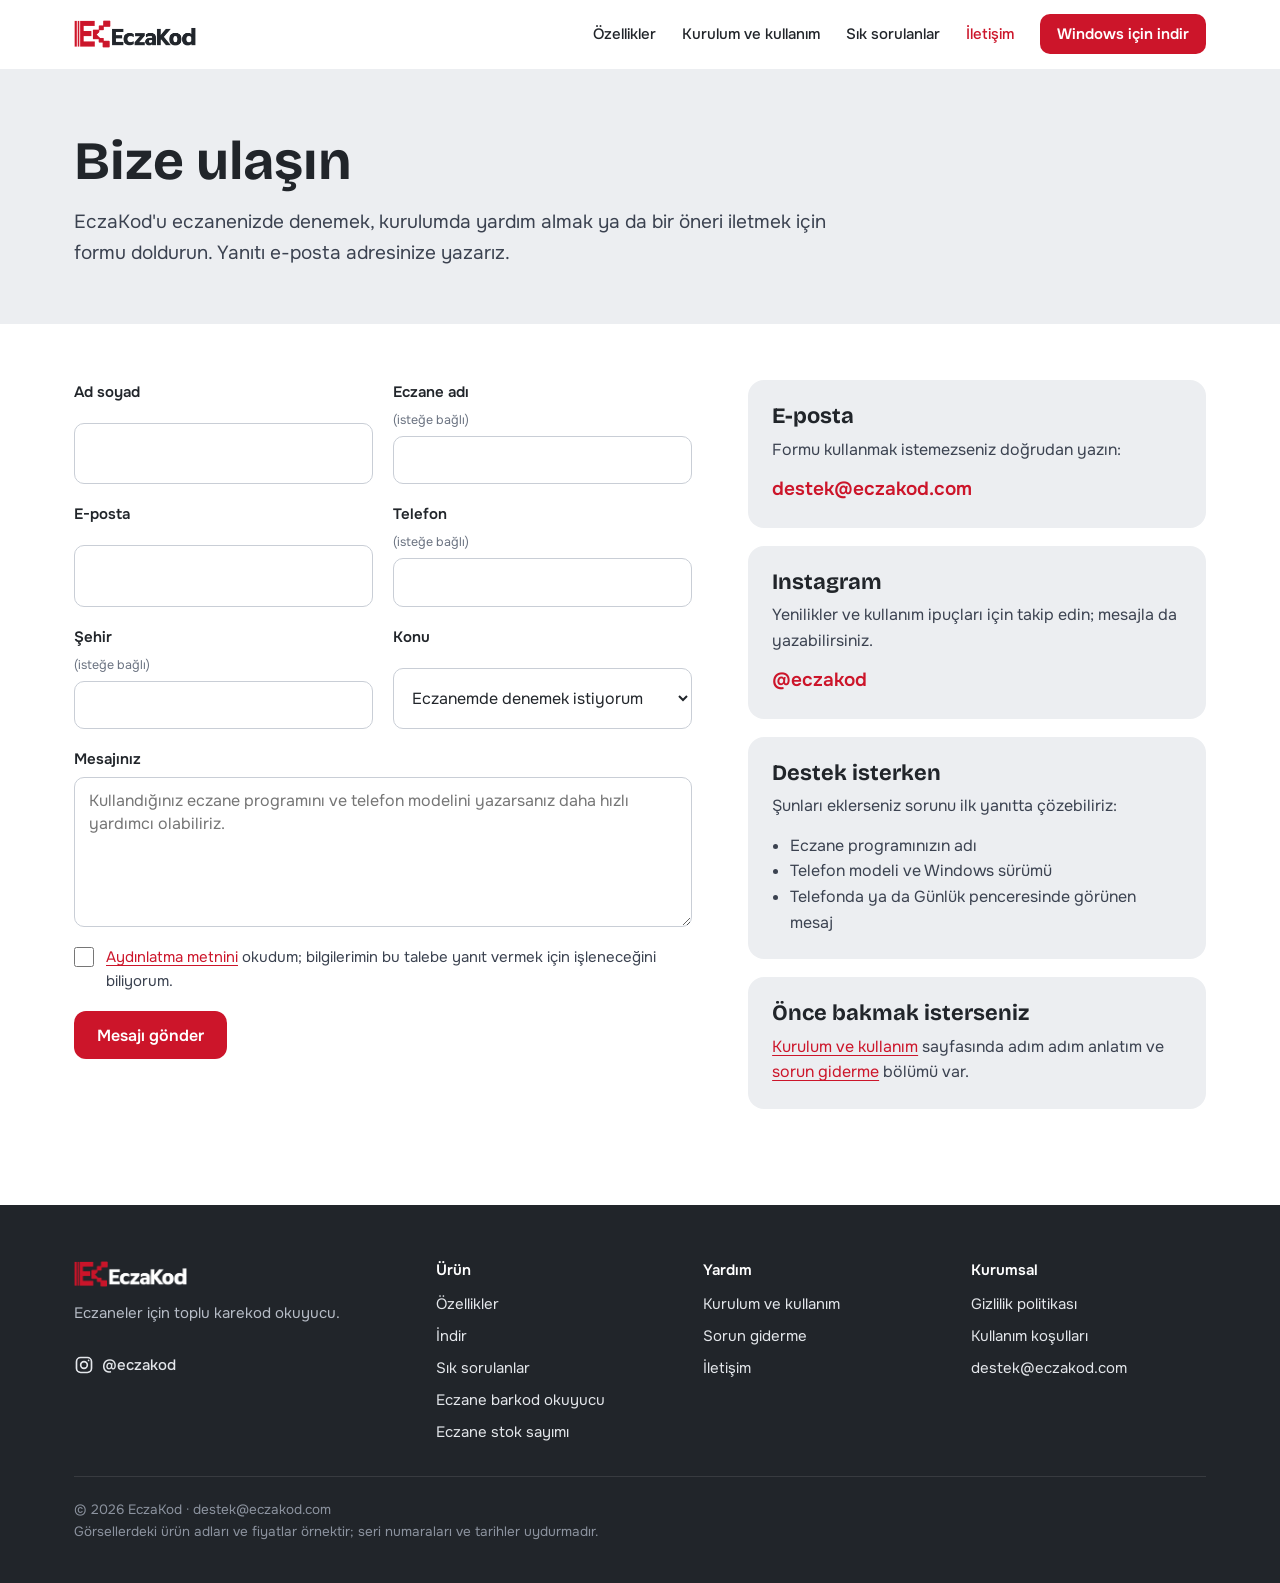
<file: iletisim.html>
<!doctype html>
<html lang="tr">
<head>
<meta charset="utf-8">
<meta name="viewport" content="width=device-width, initial-scale=1">
<title>İletişim · EczaKod</title>
<meta name="description" content="EczaKod'u eczanenizde denemek, kurulum desteği almak ya da öneri iletmek için bize yazın.">
<link rel="canonical" href="https://eczakod.com/iletisim.html">
<meta property="og:site_name" content="EczaKod">
<meta property="og:locale" content="tr_TR">
<meta property="og:type" content="website">
<meta property="og:title" content="İletişim · EczaKod">
<meta property="og:description" content="EczaKod'u eczanenizde denemek, kurulum desteği almak ya da öneri iletmek için bize yazın.">
<meta property="og:url" content="https://eczakod.com/iletisim.html">
<meta property="og:image" content="https://eczakod.com/img/og.png">
<meta property="og:image:width" content="1200">
<meta property="og:image:height" content="630">
<meta name="twitter:card" content="summary_large_image">
<link rel="icon" href="/favicon.ico" sizes="48x48">
<link rel="icon" type="image/png" sizes="192x192" href="/img/icon-192.png">
<link rel="apple-touch-icon" href="/img/apple-touch-icon.png">
<link rel="stylesheet" href="css/site.css">
</head>
<body>
<a class="atla" href="#icerik">İçeriğe geç</a>

<header class="ust">
  <div class="ic">
    <a class="logo" href="./"><img src="img/logo.png" alt="EczaKod ana sayfa"></a>
    <button class="menu-dugme" aria-expanded="false" aria-controls="menu" aria-label="Menüyü aç">
      <svg width="26" height="26" viewBox="0 0 24 24" fill="none" stroke="currentColor" stroke-width="2" stroke-linecap="round"><path d="M4 7h16M4 12h16M4 17h16"/></svg>
    </button>
    <nav id="menu">
      <a href="./#ozellikler">Özellikler</a>
      <a href="kurulum.html">Kurulum ve kullanım</a>
      <a href="./#sss">Sık sorulanlar</a>
      <a href="iletisim.html" aria-current="page">İletişim</a>
      <a class="dugme ana kucuk" href="https://github.com/emreatasoy/eczakod-web/releases/latest/download/EczaKod-Kurulum.exe">Windows için indir</a>
    </nav>
  </div>
</header>

<main id="icerik">
<div class="sayfa-bas">
  <div class="ic">
    <h1>Bize ulaşın</h1>
    <p>EczaKod'u eczanenizde denemek, kurulumda yardım almak ya da bir öneri iletmek için formu doldurun. Yanıtı e-posta adresinize yazarız.</p>
  </div>
</div>

<div class="ic iletisim">
  <!-- data-adres: Google Apps Script web uygulaması (destek@eczakod.com hesabında, eczakod/tools/iletisim). Boşsa form e-posta taslağı açar. -->
  <form class="form" id="iletisim-formu" data-adres="https://script.google.com/macros/s/AKfycbzYwj-9hS2bQCJUfXwRkYaRIYaA0NyUvk855F03RarUW8fEivpU900rQj4ONN2IwHY/exec" novalidate>
    <label>Ad soyad
      <input name="ad" autocomplete="name" required maxlength="80">
    </label>
    <label>Eczane adı <small>(isteğe bağlı)</small>
      <input name="eczane" autocomplete="organization" maxlength="120">
    </label>
    <label>E-posta
      <input name="eposta" type="email" autocomplete="email" required maxlength="120">
    </label>
    <label>Telefon <small>(isteğe bağlı)</small>
      <input name="telefon" type="tel" autocomplete="tel" maxlength="30">
    </label>
    <label>Şehir <small>(isteğe bağlı)</small>
      <input name="sehir" autocomplete="address-level1" maxlength="40">
    </label>
    <label>Konu
      <select name="konu" required>
        <option>Eczanemde denemek istiyorum</option>
        <option>Kurulum desteği</option>
        <option>Sorun bildirimi</option>
        <option>Öneri</option>
        <option>Diğer</option>
      </select>
    </label>
    <label class="tam">Mesajınız
      <textarea name="mesaj" required maxlength="4000" placeholder="Kullandığınız eczane programını ve telefon modelini yazarsanız daha hızlı yardımcı olabiliriz."></textarea>
    </label>
    <label class="bal" aria-hidden="true">Web sitesi <input name="web" tabindex="-1" autocomplete="off"></label>
    <label class="onay tam"><input type="checkbox" name="onay" value="evet" required>
      <span><a href="gizlilik.html#iletisim-formu">Aydınlatma metnini</a> okudum; bilgilerimin bu talebe yanıt vermek için işleneceğini biliyorum.</span>
    </label>
    <div class="gonder-satir tam">
      <button class="dugme ana" type="submit">Mesajı gönder</button>
    </div>
    <p class="form-durum" role="status" tabindex="-1" hidden></p>
  </form>

  <aside>
    <div class="kart">
      <h2>E-posta</h2>
      <p>Formu kullanmak istemezseniz doğrudan yazın:</p>
      <a class="eposta" href="mailto:destek@eczakod.com">destek@eczakod.com</a>
    </div>
    <div class="kart">
      <h2>Instagram</h2>
      <p>Yenilikler ve kullanım ipuçları için takip edin; mesajla da yazabilirsiniz.</p>
      <a class="eposta" href="https://www.instagram.com/eczakod/" rel="me noopener" target="_blank">@eczakod</a>
    </div>
    <div class="kart">
      <h2>Destek isterken</h2>
      <p>Şunları eklerseniz sorunu ilk yanıtta çözebiliriz:</p>
      <ul>
        <li>Eczane programınızın adı</li>
        <li>Telefon modeli ve Windows sürümü</li>
        <li>Telefonda ya da Günlük penceresinde görünen mesaj</li>
      </ul>
    </div>
    <div class="kart">
      <h2>Önce bakmak isterseniz</h2>
      <p><a href="kurulum.html">Kurulum ve kullanım</a> sayfasında adım adım anlatım ve <a href="kurulum.html#sorunlar">sorun giderme</a> bölümü var.</p>
    </div>
  </aside>
</div>
</main>

<footer class="alt">
  <div class="ic">
    <div>
      <img src="img/logo-dark.png" alt="EczaKod">
      <p>Eczaneler için toplu karekod okuyucu.</p>
      <a class="sosyal" href="https://www.instagram.com/eczakod/" rel="me noopener" target="_blank"><svg width="20" height="20" viewBox="0 0 24 24" fill="none" stroke="currentColor" stroke-width="2" aria-hidden="true"><rect x="3" y="3" width="18" height="18" rx="5"/><circle cx="12" cy="12" r="4"/><circle cx="17.5" cy="6.5" r="1" fill="currentColor" stroke="none"/></svg>@eczakod</a>
    </div>
    <div><h3>Ürün</h3><ul><li><a href="./#ozellikler">Özellikler</a></li><li><a href="./#indir">İndir</a></li><li><a href="./#sss">Sık sorulanlar</a></li><li><a href="eczane-barkod-okuyucu.html">Eczane barkod okuyucu</a></li><li><a href="eczane-stok-sayimi.html">Eczane stok sayımı</a></li></ul></div>
    <div><h3>Yardım</h3><ul><li><a href="kurulum.html">Kurulum ve kullanım</a></li><li><a href="kurulum.html#sorunlar">Sorun giderme</a></li><li><a href="iletisim.html">İletişim</a></li></ul></div>
    <div><h3>Kurumsal</h3><ul><li><a href="gizlilik.html">Gizlilik politikası</a></li><li><a href="kosullar.html">Kullanım koşulları</a></li><li><a href="mailto:destek@eczakod.com">destek@eczakod.com</a></li></ul></div>
    <p class="telif">© 2026 EczaKod · destek@eczakod.com<br>Görsellerdeki ürün adları ve fiyatlar örnektir; seri numaraları ve tarihler uydurmadır.</p>
  </div>
</footer>
<script src="js/site.js" defer></script>
</body>
</html>
</file>
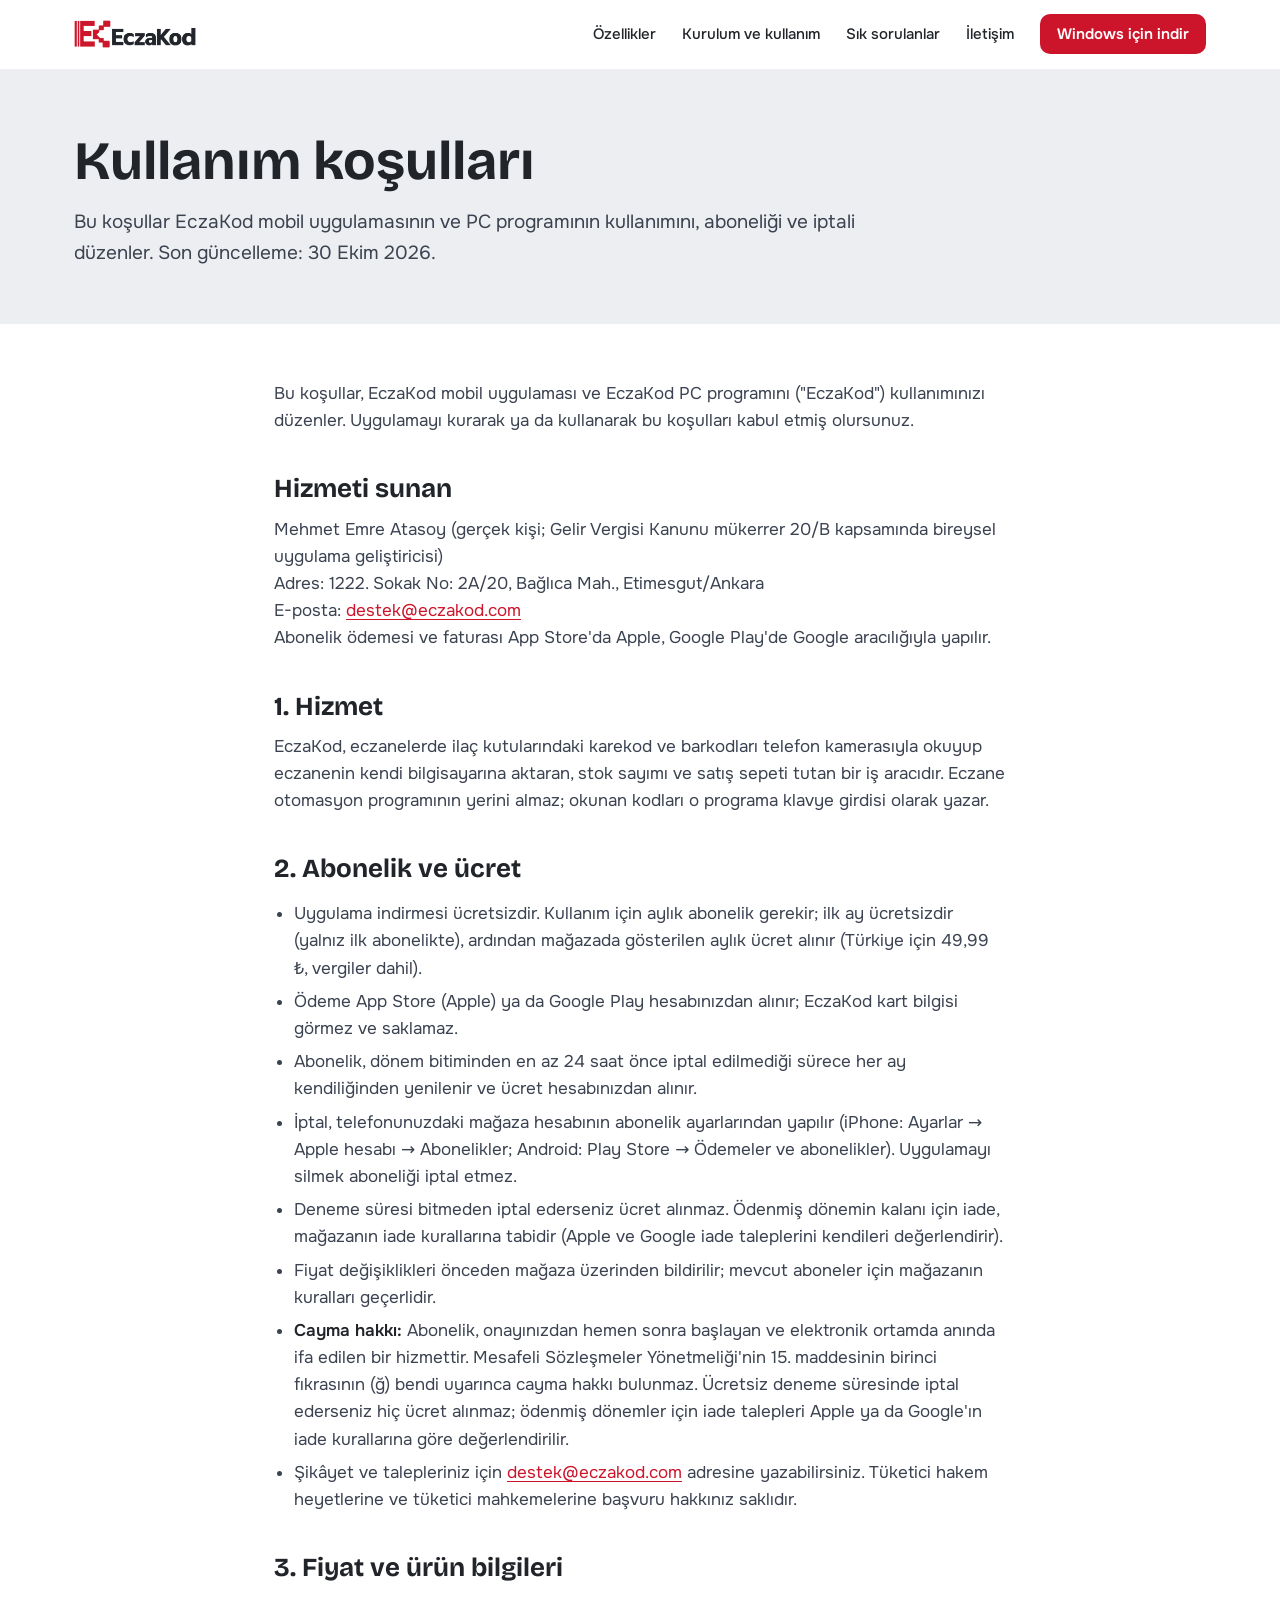
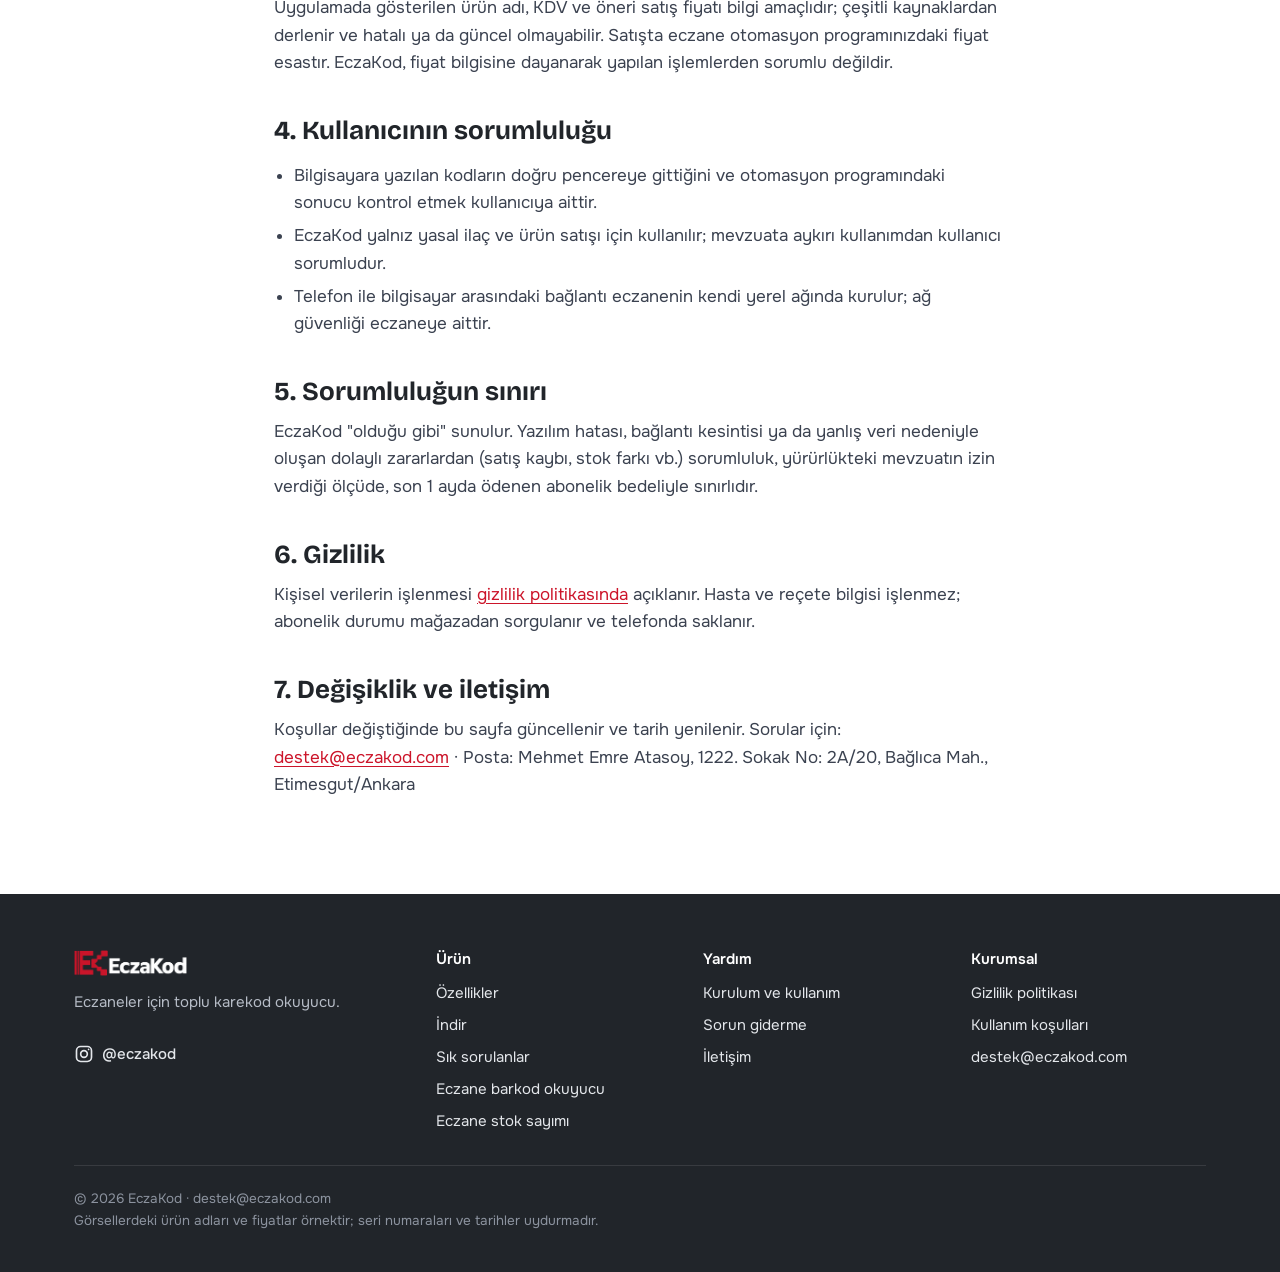
<file: kosullar.html>
<!doctype html>
<html lang="tr">
<head>
<meta charset="utf-8">
<meta name="viewport" content="width=device-width, initial-scale=1">
<title>Kullanım koşulları · EczaKod</title>
<meta name="description" content="EczaKod mobil uygulaması ve PC programının kullanım koşulları: abonelik, iptal, fiyat bilgisi ve sorumluluk.">
<link rel="canonical" href="https://eczakod.com/kosullar.html">
<meta property="og:site_name" content="EczaKod">
<meta property="og:locale" content="tr_TR">
<meta property="og:type" content="website">
<meta property="og:title" content="Kullanım koşulları · EczaKod">
<meta property="og:description" content="EczaKod mobil uygulaması ve PC programının kullanım koşulları: abonelik, iptal, fiyat bilgisi ve sorumluluk.">
<meta property="og:url" content="https://eczakod.com/kosullar.html">
<meta property="og:image" content="https://eczakod.com/img/og.png">
<meta property="og:image:width" content="1200">
<meta property="og:image:height" content="630">
<meta name="twitter:card" content="summary_large_image">
<link rel="icon" href="/favicon.ico" sizes="48x48">
<link rel="icon" type="image/png" sizes="192x192" href="/img/icon-192.png">
<link rel="apple-touch-icon" href="/img/apple-touch-icon.png">
<link rel="stylesheet" href="css/site.css">
</head>
<body>
<a class="atla" href="#icerik">İçeriğe geç</a>

<header class="ust">
  <div class="ic">
    <a class="logo" href="./"><img src="img/logo.png" alt="EczaKod ana sayfa"></a>
    <button class="menu-dugme" aria-expanded="false" aria-controls="menu" aria-label="Menüyü aç">
      <svg width="26" height="26" viewBox="0 0 24 24" fill="none" stroke="currentColor" stroke-width="2" stroke-linecap="round"><path d="M4 7h16M4 12h16M4 17h16"/></svg>
    </button>
    <nav id="menu">
      <a href="./#ozellikler">Özellikler</a>
      <a href="kurulum.html">Kurulum ve kullanım</a>
      <a href="./#sss">Sık sorulanlar</a>
      <a href="iletisim.html">İletişim</a>
      <a class="dugme ana kucuk" href="https://github.com/emreatasoy/eczakod-web/releases/latest/download/EczaKod-Kurulum.exe">Windows için indir</a>
    </nav>
  </div>
</header>

<main id="icerik">
<div class="sayfa-bas">
  <div class="ic">
    <h1>Kullanım koşulları</h1>
    <p>Bu koşullar EczaKod mobil uygulamasının ve PC programının kullanımını, aboneliği ve iptali düzenler. Son güncelleme: 30 Ekim 2026.</p>
  </div>
</div>

<div class="ic metin-sayfa">
    <p>Bu koşullar, EczaKod mobil uygulaması ve EczaKod PC programını ("EczaKod") kullanımınızı düzenler.
    Uygulamayı kurarak ya da kullanarak bu koşulları kabul etmiş olursunuz.</p>

    <h2>Hizmeti sunan</h2>
    <p>Mehmet Emre Atasoy (gerçek kişi; Gelir Vergisi Kanunu mükerrer 20/B kapsamında bireysel uygulama geliştiricisi)<br>
    Adres: 1222. Sokak No: 2A/20, Bağlıca Mah., Etimesgut/Ankara<br>
    E-posta: <a href="mailto:destek@eczakod.com">destek@eczakod.com</a><br>
    Abonelik ödemesi ve faturası App Store'da Apple, Google Play'de Google aracılığıyla yapılır.</p>

    <h2>1. Hizmet</h2>
    <p>EczaKod, eczanelerde ilaç kutularındaki karekod ve barkodları telefon kamerasıyla okuyup eczanenin kendi
    bilgisayarına aktaran, stok sayımı ve satış sepeti tutan bir iş aracıdır. Eczane otomasyon programının
    yerini almaz; okunan kodları o programa klavye girdisi olarak yazar.</p>

    <h2>2. Abonelik ve ücret</h2>
    <ul>
      <li>Uygulama indirmesi ücretsizdir. Kullanım için aylık abonelik gerekir; ilk ay ücretsizdir (yalnız ilk
      abonelikte), ardından mağazada gösterilen aylık ücret alınır (Türkiye için 49,99 ₺, vergiler dahil).</li>
      <li>Ödeme App Store (Apple) ya da Google Play hesabınızdan alınır; EczaKod kart bilgisi görmez ve saklamaz.</li>
      <li>Abonelik, dönem bitiminden en az 24 saat önce iptal edilmediği sürece her ay kendiliğinden yenilenir ve
      ücret hesabınızdan alınır.</li>
      <li>İptal, telefonunuzdaki mağaza hesabının abonelik ayarlarından yapılır (iPhone: Ayarlar → Apple
      hesabı → Abonelikler; Android: Play Store → Ödemeler ve abonelikler). Uygulamayı silmek aboneliği iptal
      etmez.</li>
      <li>Deneme süresi bitmeden iptal ederseniz ücret alınmaz. Ödenmiş dönemin kalanı için iade, mağazanın
      iade kurallarına tabidir (Apple ve Google iade taleplerini kendileri değerlendirir).</li>
      <li>Fiyat değişiklikleri önceden mağaza üzerinden bildirilir; mevcut aboneler için mağazanın kuralları geçerlidir.</li>
      <li><b>Cayma hakkı:</b> Abonelik, onayınızdan hemen sonra başlayan ve elektronik ortamda anında ifa edilen bir
      hizmettir. Mesafeli Sözleşmeler Yönetmeliği'nin 15. maddesinin birinci fıkrasının (ğ) bendi uyarınca cayma hakkı
      bulunmaz. Ücretsiz deneme süresinde iptal ederseniz hiç ücret alınmaz; ödenmiş dönemler için iade talepleri
      Apple ya da Google'ın iade kurallarına göre değerlendirilir.</li>
      <li>Şikâyet ve talepleriniz için <a href="mailto:destek@eczakod.com">destek@eczakod.com</a> adresine
      yazabilirsiniz. Tüketici hakem heyetlerine ve tüketici mahkemelerine başvuru hakkınız saklıdır.</li>
    </ul>

    <h2>3. Fiyat ve ürün bilgileri</h2>
    <p>Uygulamada gösterilen ürün adı, KDV ve öneri satış fiyatı bilgi amaçlıdır; çeşitli kaynaklardan derlenir ve
    hatalı ya da güncel olmayabilir. Satışta eczane otomasyon programınızdaki fiyat esastır. EczaKod, fiyat
    bilgisine dayanarak yapılan işlemlerden sorumlu değildir.</p>

    <h2>4. Kullanıcının sorumluluğu</h2>
    <ul>
      <li>Bilgisayara yazılan kodların doğru pencereye gittiğini ve otomasyon programındaki sonucu kontrol etmek
      kullanıcıya aittir.</li>
      <li>EczaKod yalnız yasal ilaç ve ürün satışı için kullanılır; mevzuata aykırı kullanımdan kullanıcı sorumludur.</li>
      <li>Telefon ile bilgisayar arasındaki bağlantı eczanenin kendi yerel ağında kurulur; ağ güvenliği eczaneye aittir.</li>
    </ul>

    <h2>5. Sorumluluğun sınırı</h2>
    <p>EczaKod "olduğu gibi" sunulur. Yazılım hatası, bağlantı kesintisi ya da yanlış veri nedeniyle oluşan dolaylı
    zararlardan (satış kaybı, stok farkı vb.) sorumluluk, yürürlükteki mevzuatın izin verdiği ölçüde, son 1 ayda
    ödenen abonelik bedeliyle sınırlıdır.</p>

    <h2>6. Gizlilik</h2>
    <p>Kişisel verilerin işlenmesi <a href="gizlilik.html">gizlilik politikasında</a> açıklanır. Hasta ve reçete
    bilgisi işlenmez; abonelik durumu mağazadan sorgulanır ve telefonda saklanır.</p>

    <h2>7. Değişiklik ve iletişim</h2>
    <p>Koşullar değiştiğinde bu sayfa güncellenir ve tarih yenilenir. Sorular için:
    <a href="mailto:destek@eczakod.com">destek@eczakod.com</a> · Posta: Mehmet Emre Atasoy, 1222. Sokak No: 2A/20, Bağlıca Mah., Etimesgut/Ankara</p>
</div>
</main>

<footer class="alt">
  <div class="ic">
    <div>
      <img src="img/logo-dark.png" alt="EczaKod">
      <p>Eczaneler için toplu karekod okuyucu.</p>
      <a class="sosyal" href="https://www.instagram.com/eczakod/" rel="me noopener" target="_blank"><svg width="20" height="20" viewBox="0 0 24 24" fill="none" stroke="currentColor" stroke-width="2" aria-hidden="true"><rect x="3" y="3" width="18" height="18" rx="5"/><circle cx="12" cy="12" r="4"/><circle cx="17.5" cy="6.5" r="1" fill="currentColor" stroke="none"/></svg>@eczakod</a>
    </div>
    <div><h3>Ürün</h3><ul><li><a href="./#ozellikler">Özellikler</a></li><li><a href="./#indir">İndir</a></li><li><a href="./#sss">Sık sorulanlar</a></li><li><a href="eczane-barkod-okuyucu.html">Eczane barkod okuyucu</a></li><li><a href="eczane-stok-sayimi.html">Eczane stok sayımı</a></li></ul></div>
    <div><h3>Yardım</h3><ul><li><a href="kurulum.html">Kurulum ve kullanım</a></li><li><a href="kurulum.html#sorunlar">Sorun giderme</a></li><li><a href="iletisim.html">İletişim</a></li></ul></div>
    <div><h3>Kurumsal</h3><ul><li><a href="gizlilik.html">Gizlilik politikası</a></li><li><a href="kosullar.html">Kullanım koşulları</a></li><li><a href="mailto:destek@eczakod.com">destek@eczakod.com</a></li></ul></div>
    <p class="telif">© 2026 EczaKod · destek@eczakod.com<br>Görsellerdeki ürün adları ve fiyatlar örnektir; seri numaraları ve tarihler uydurmadır.</p>
  </div>
</footer>
<script src="js/site.js" defer></script>
</body>
</html>
</file>
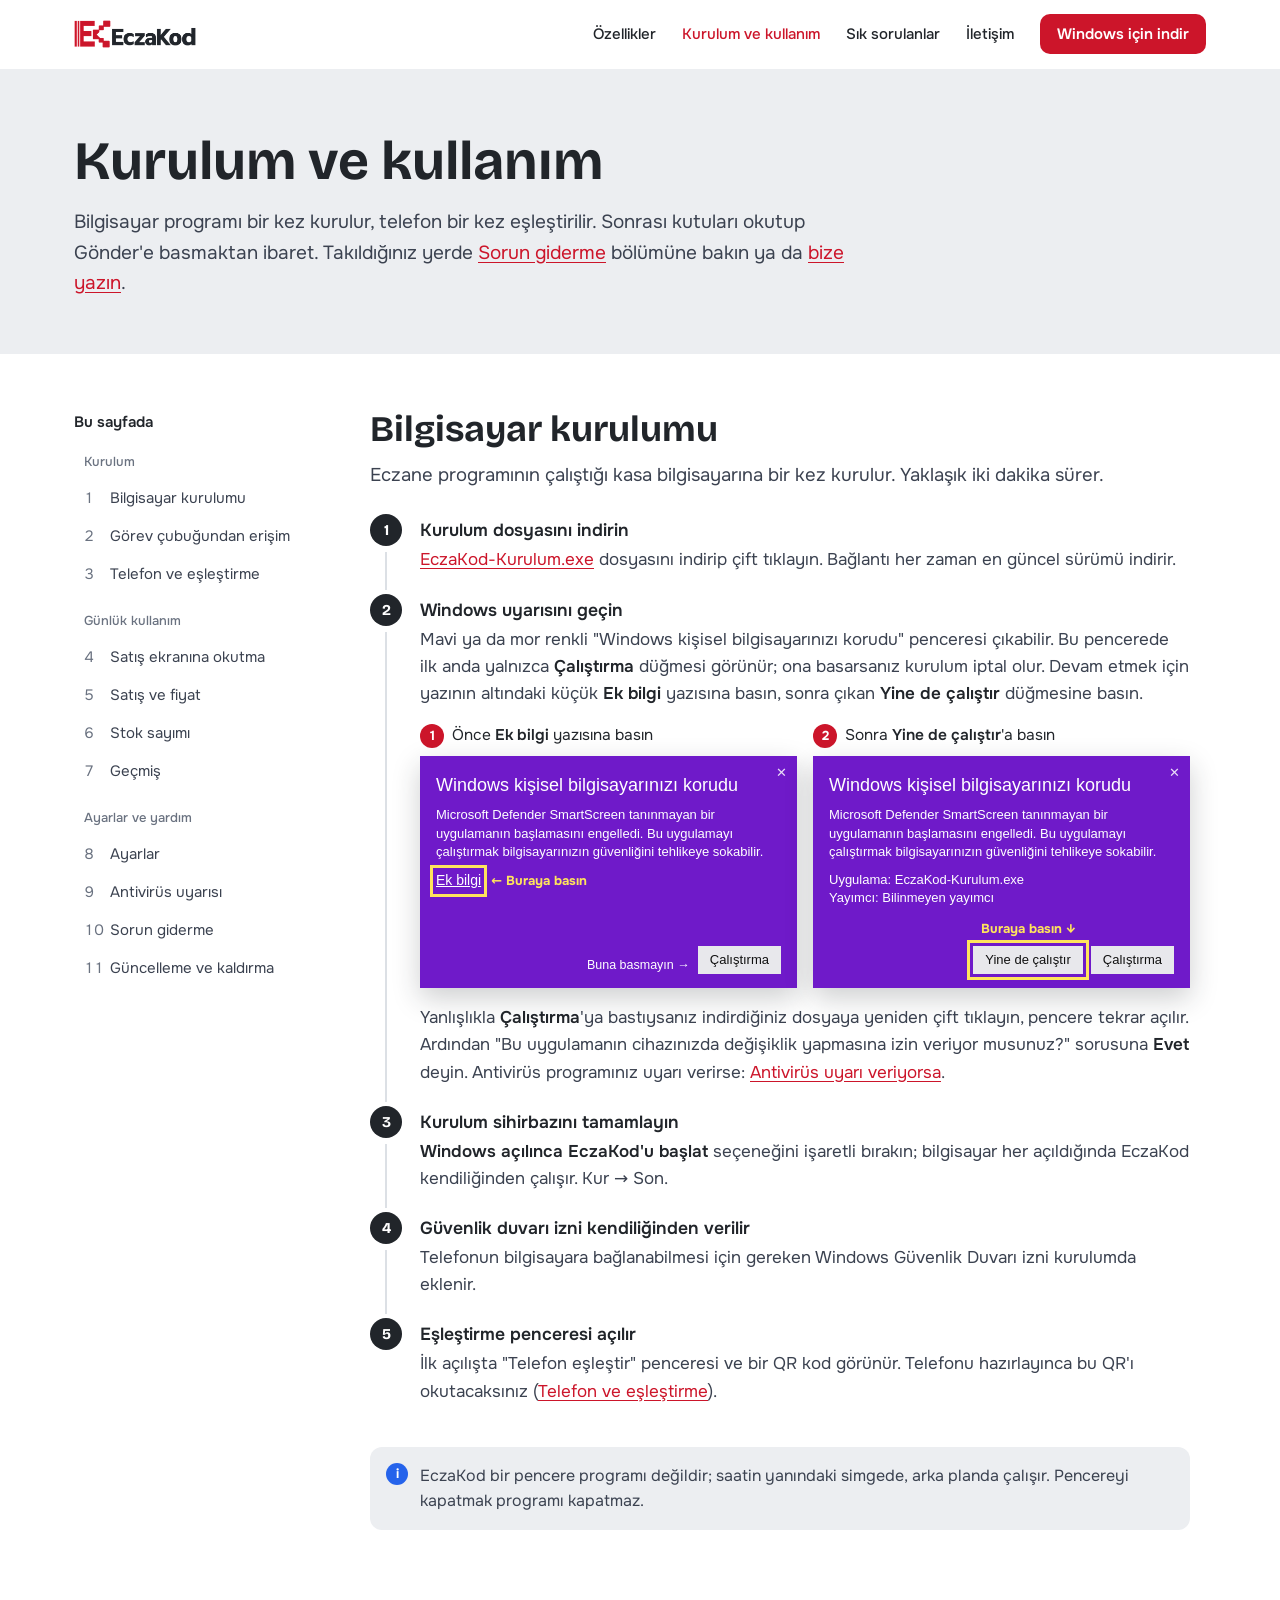
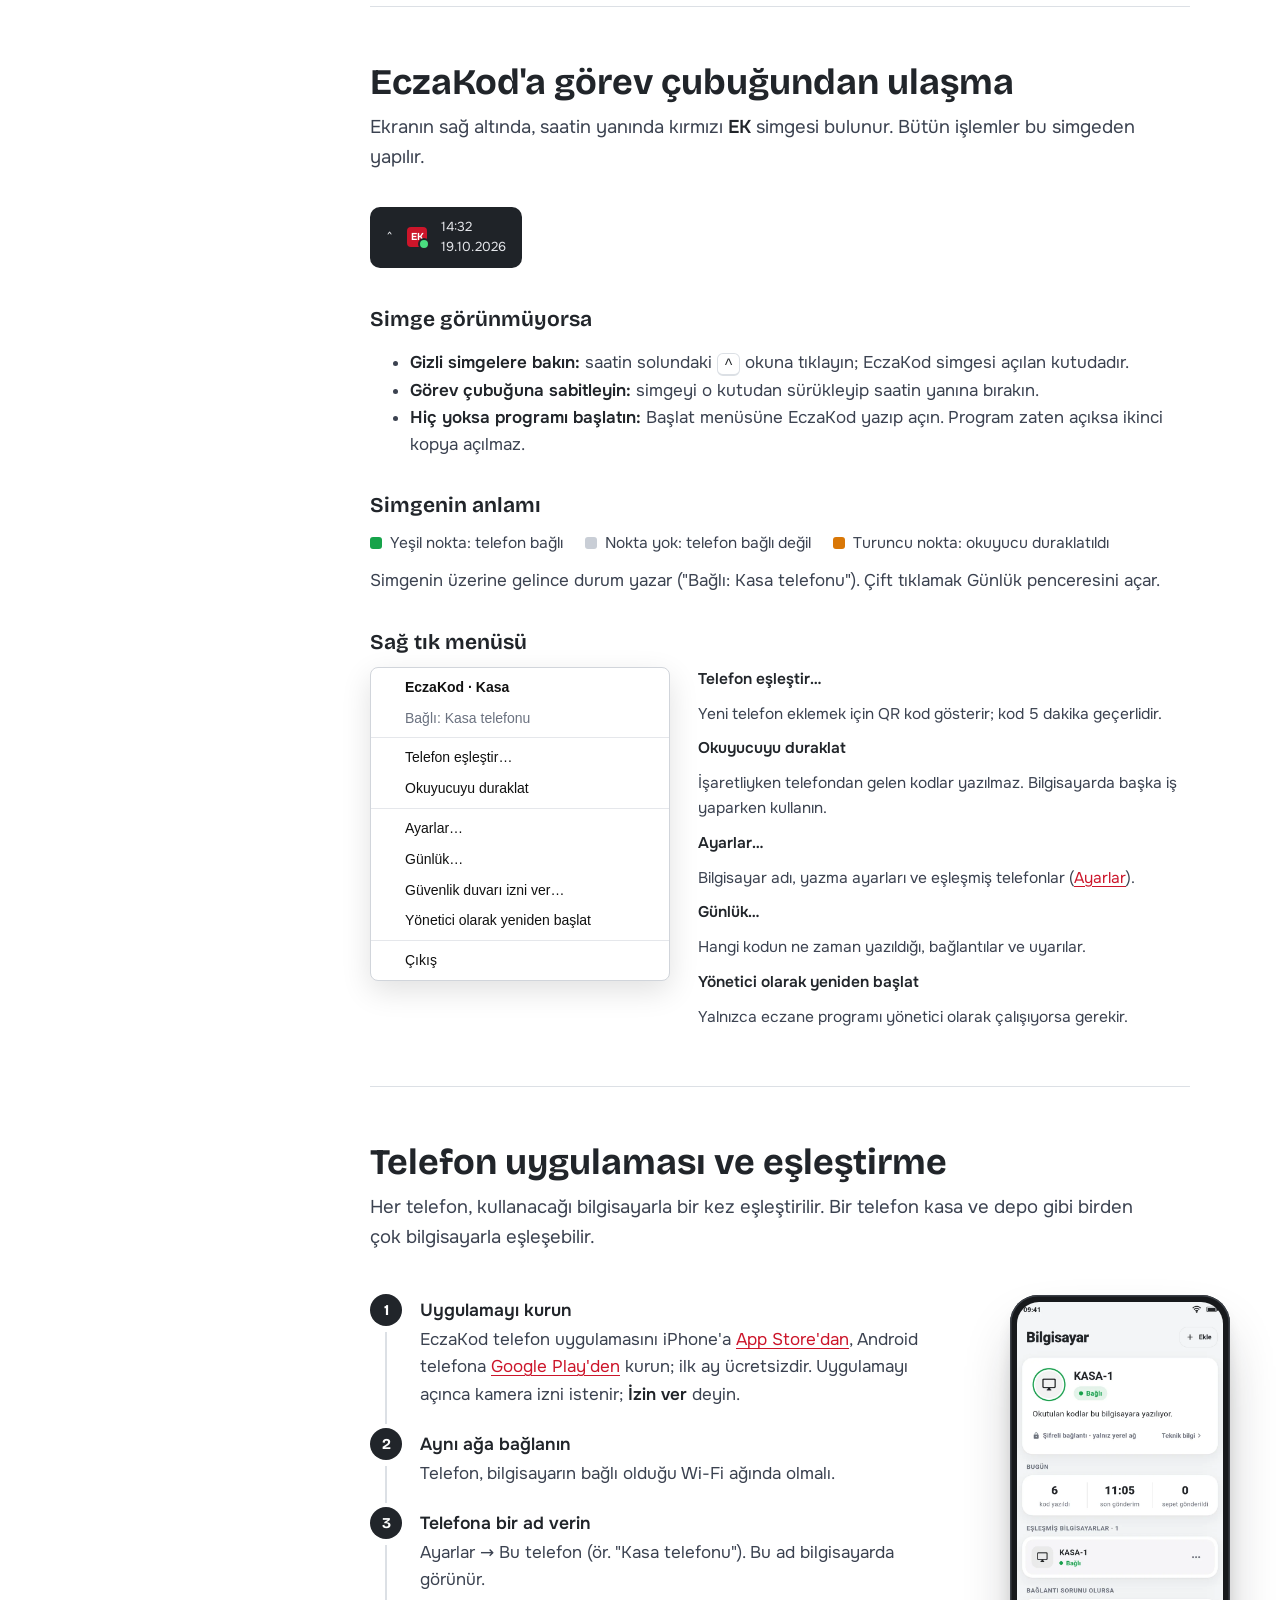
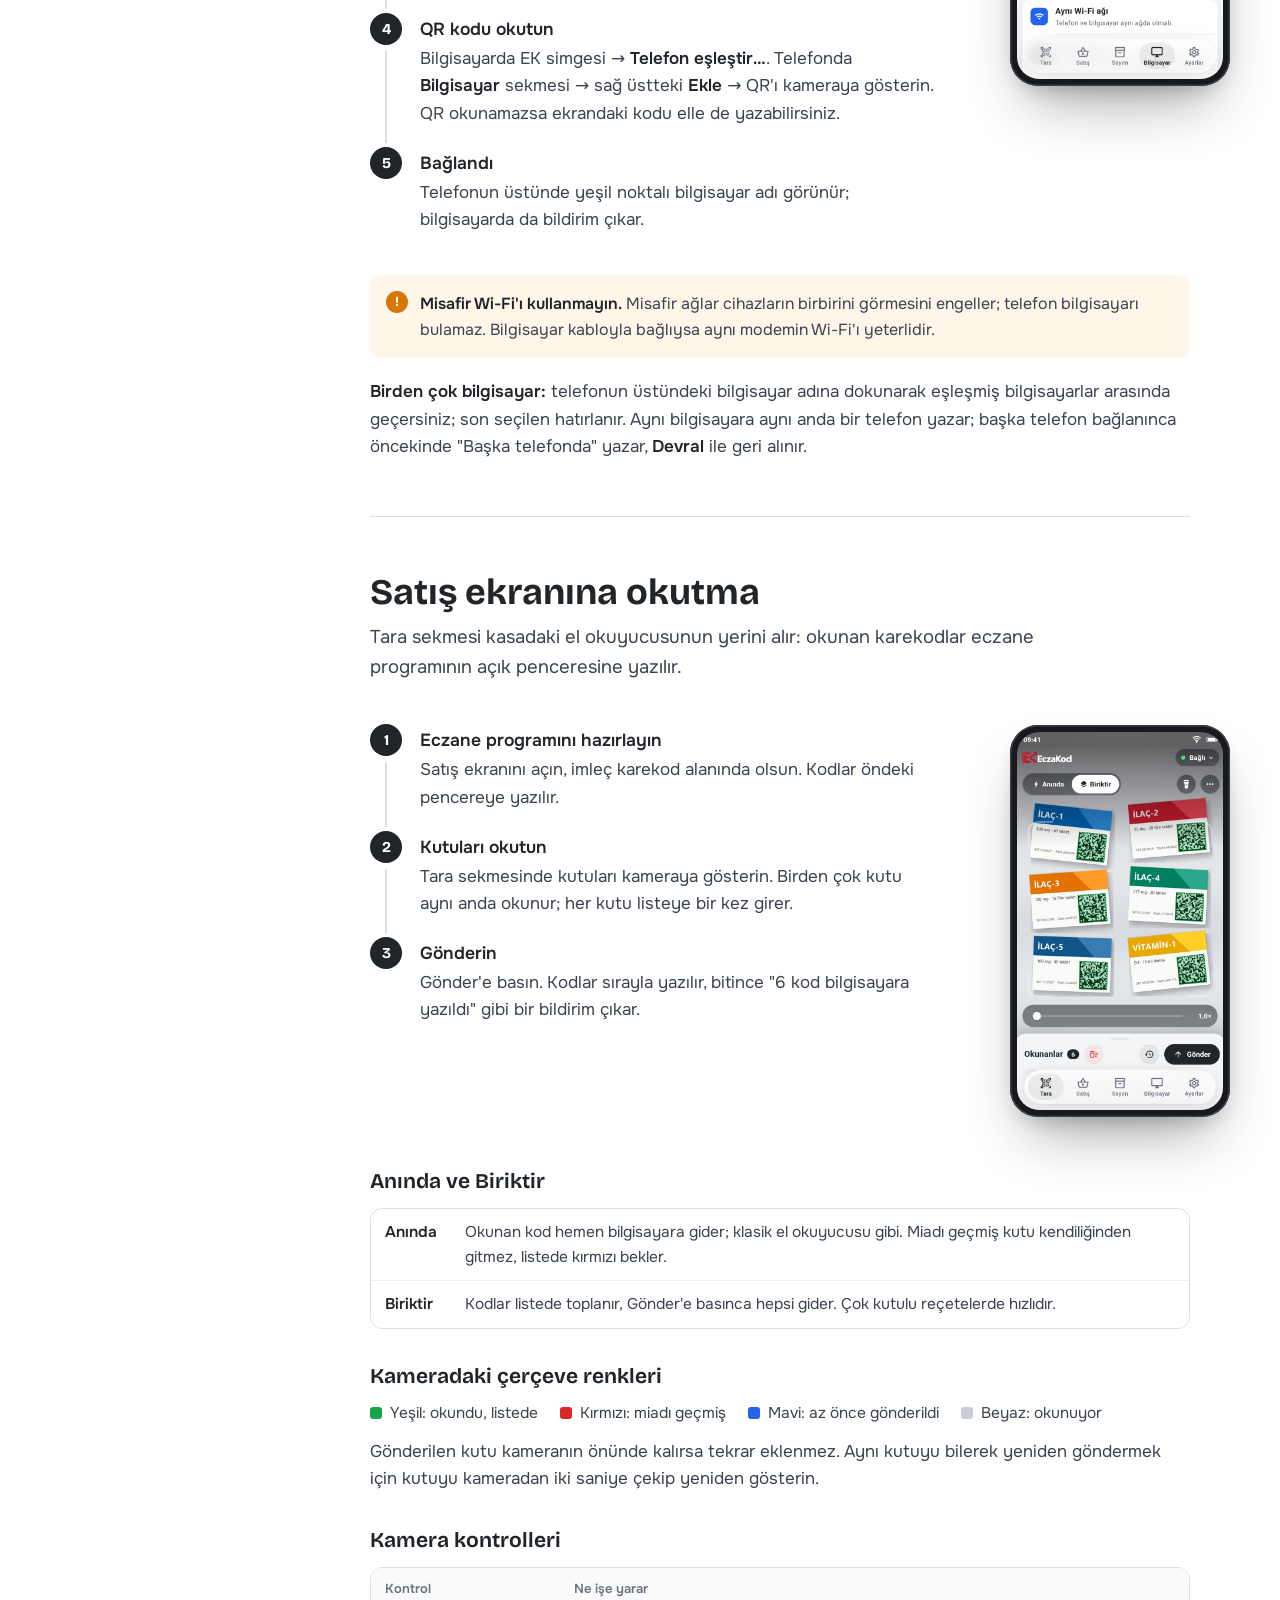
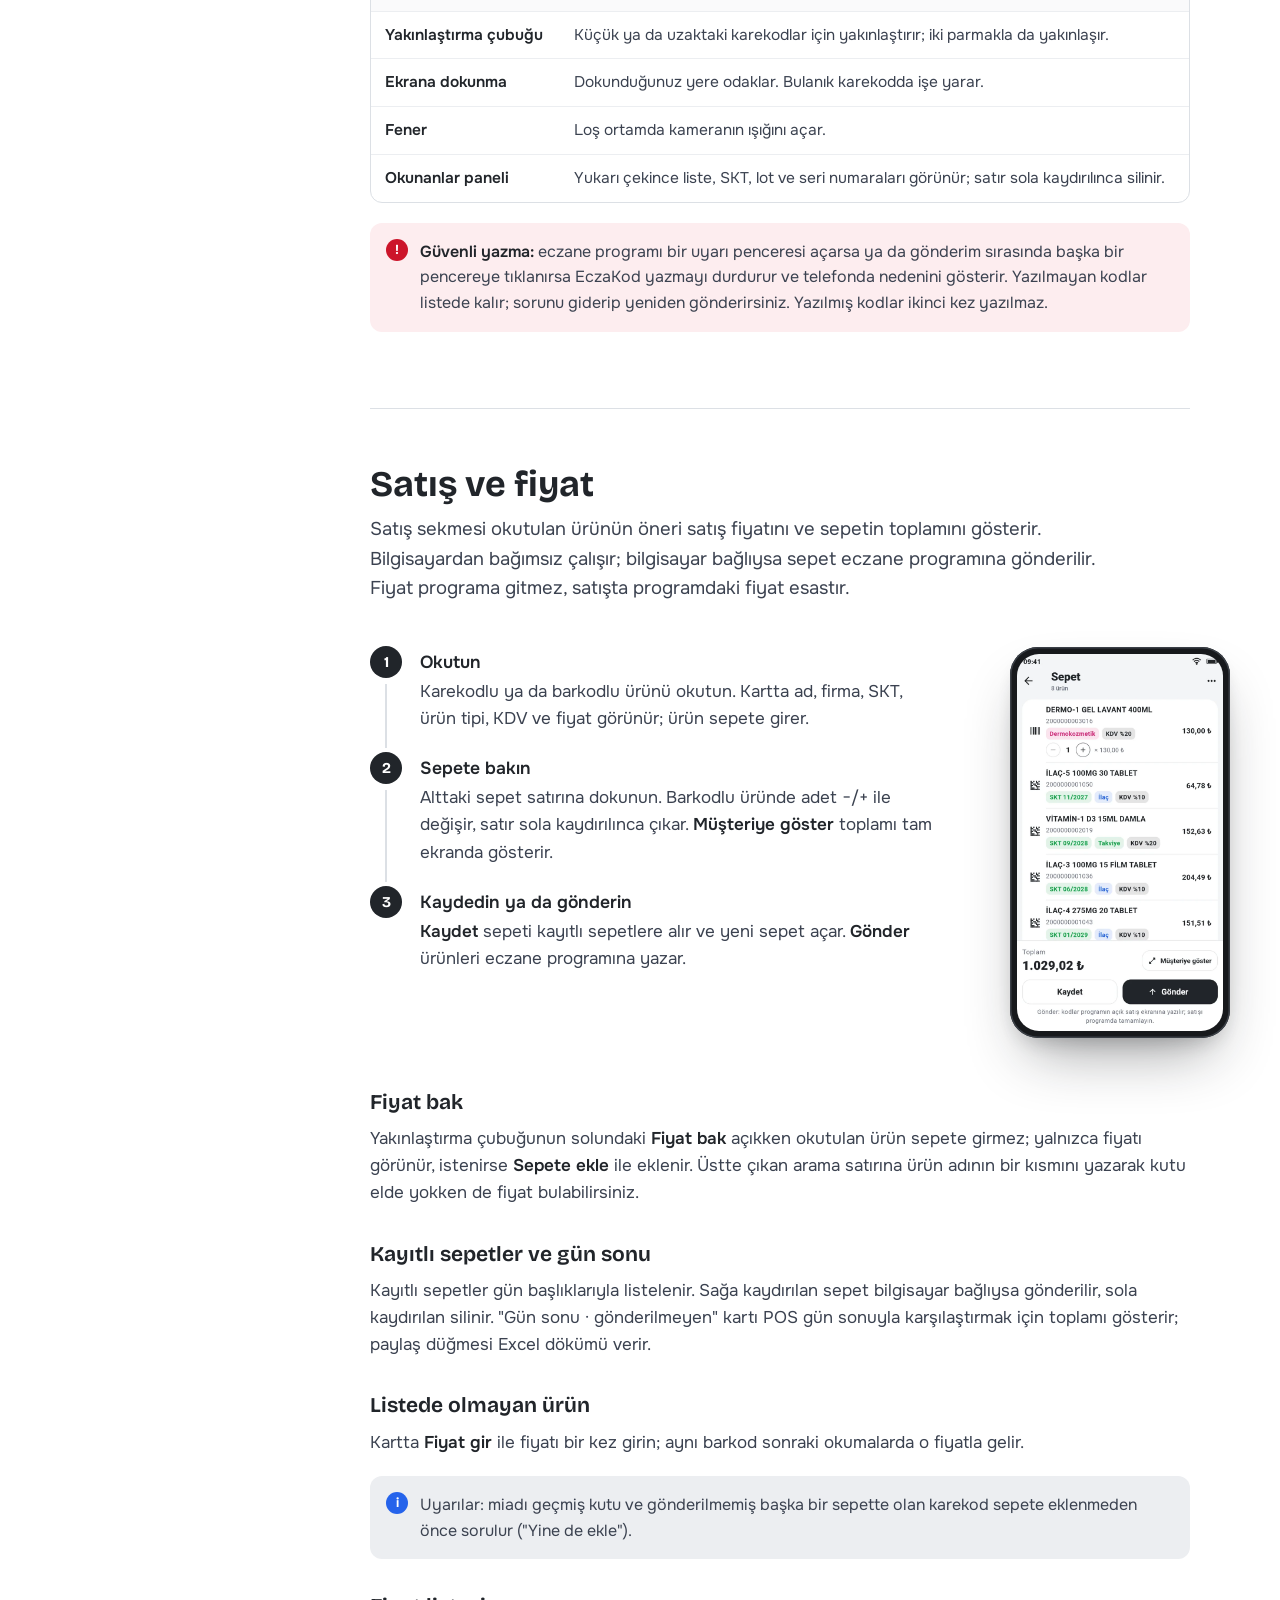
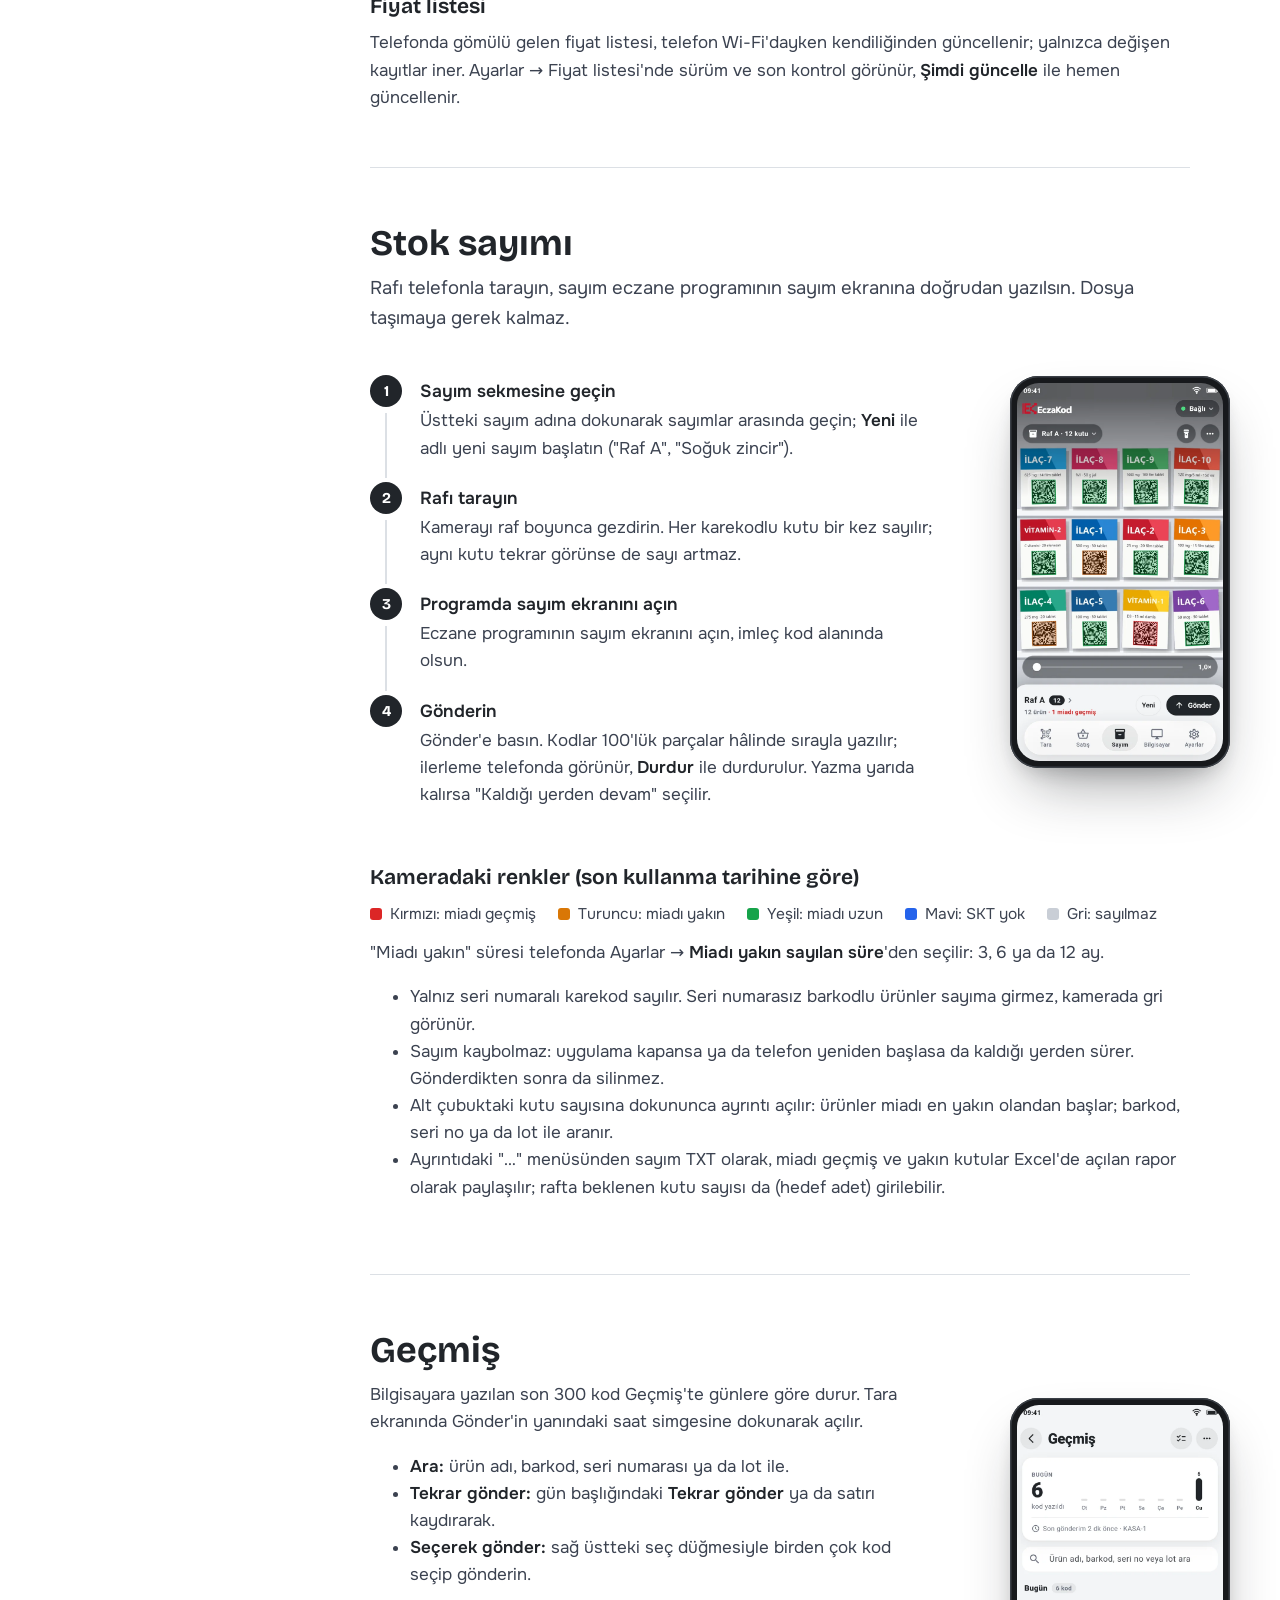
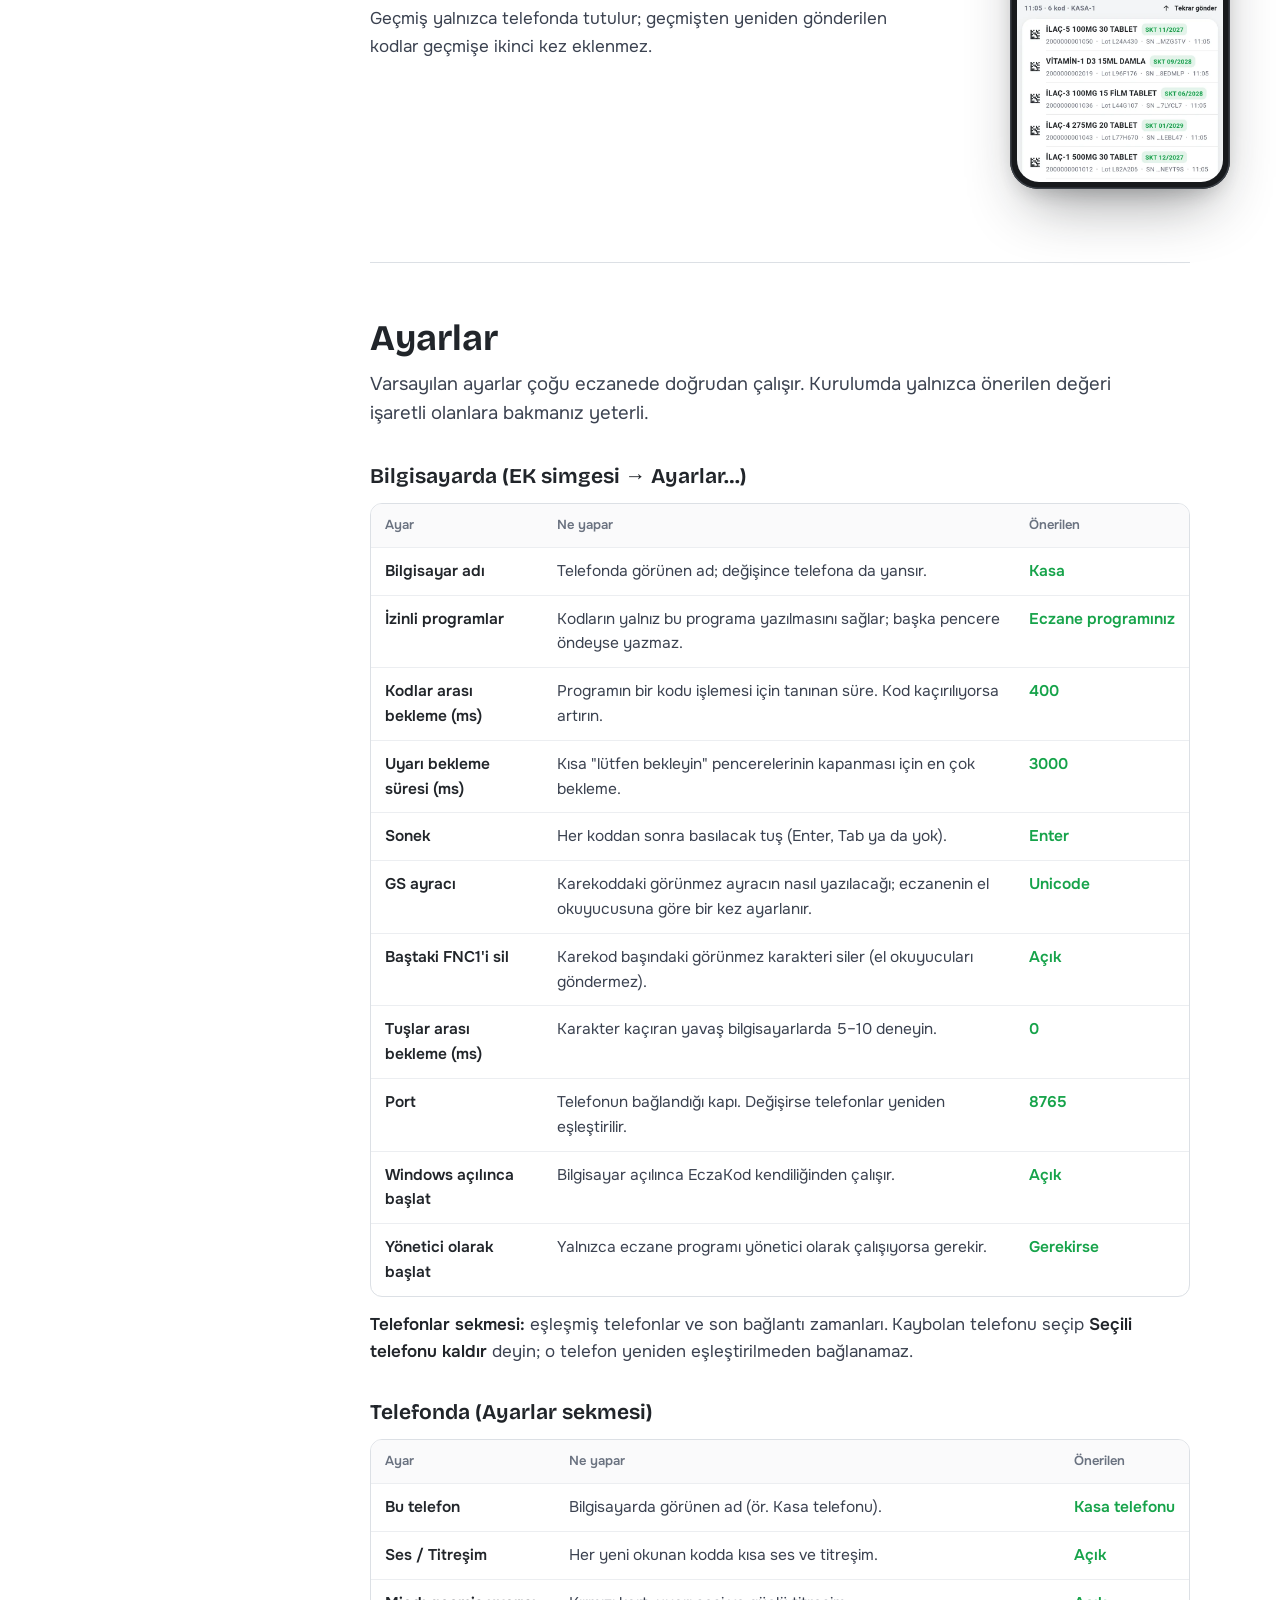
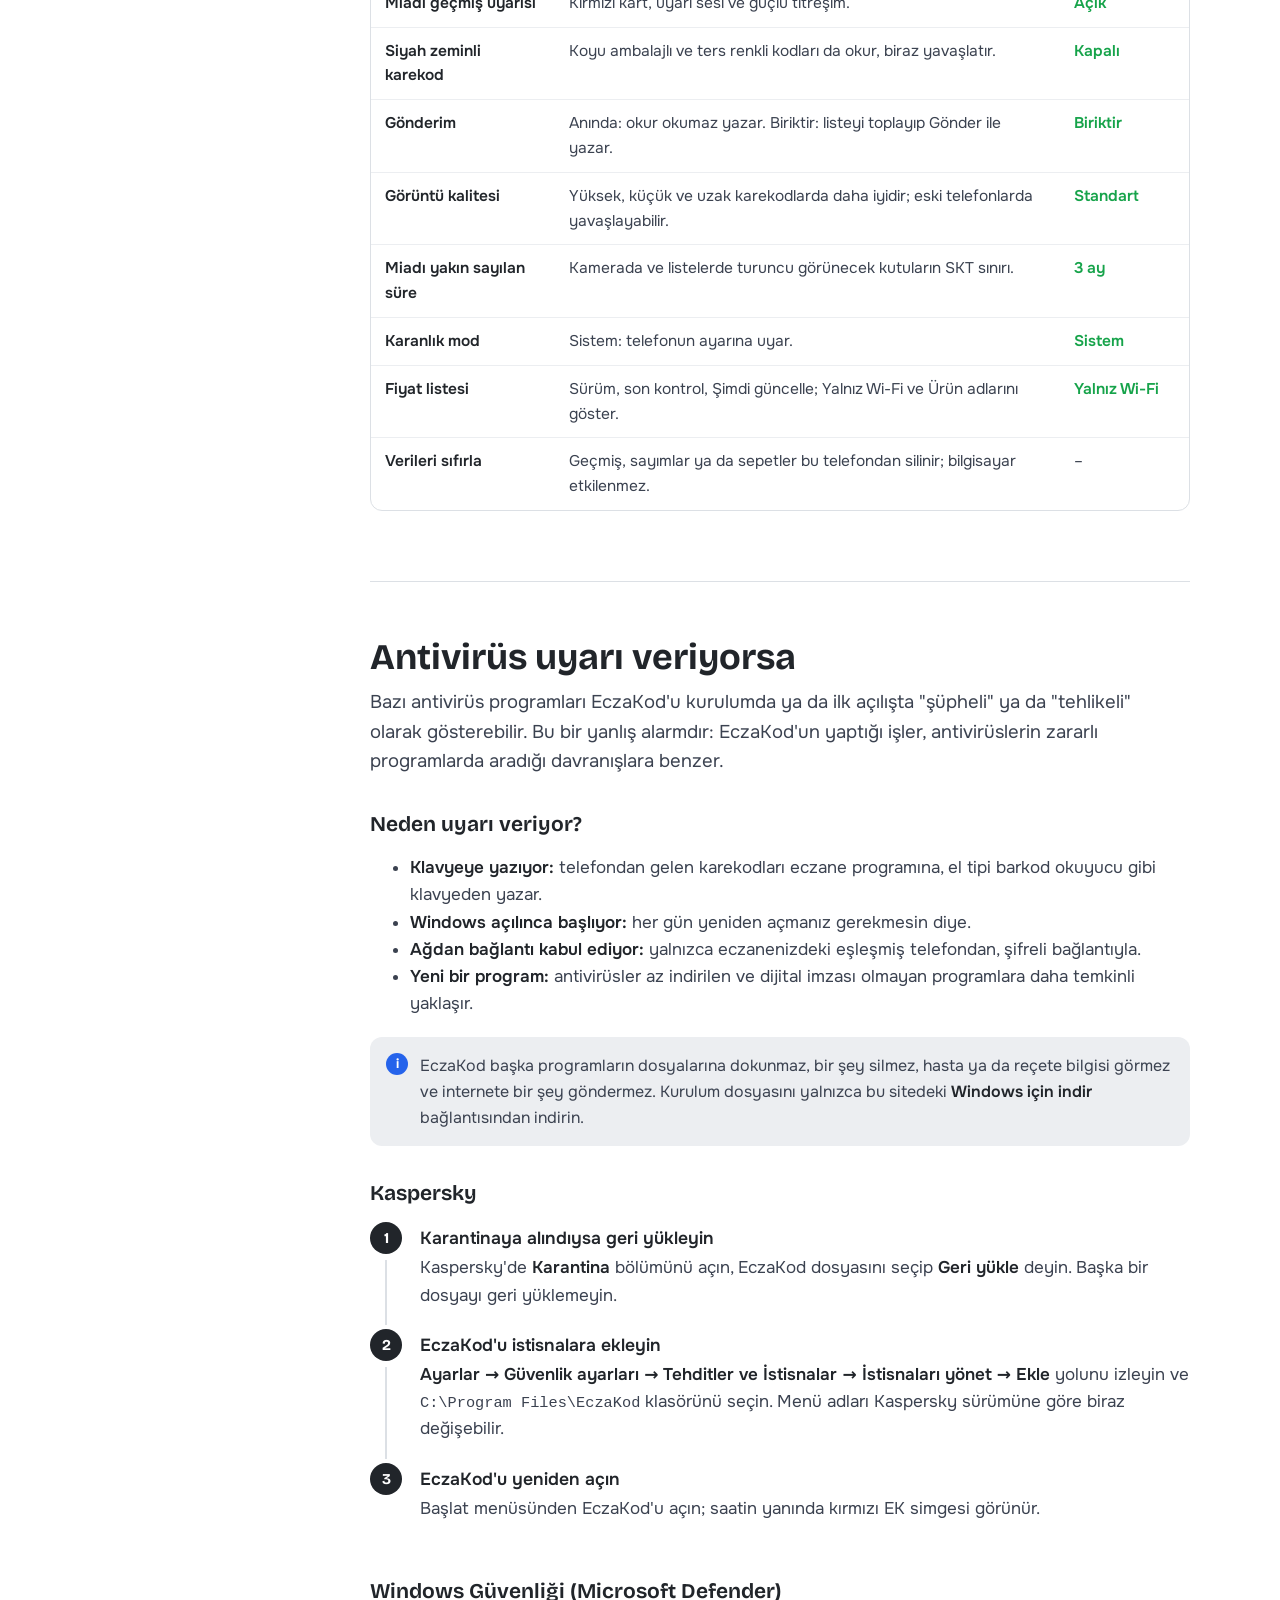
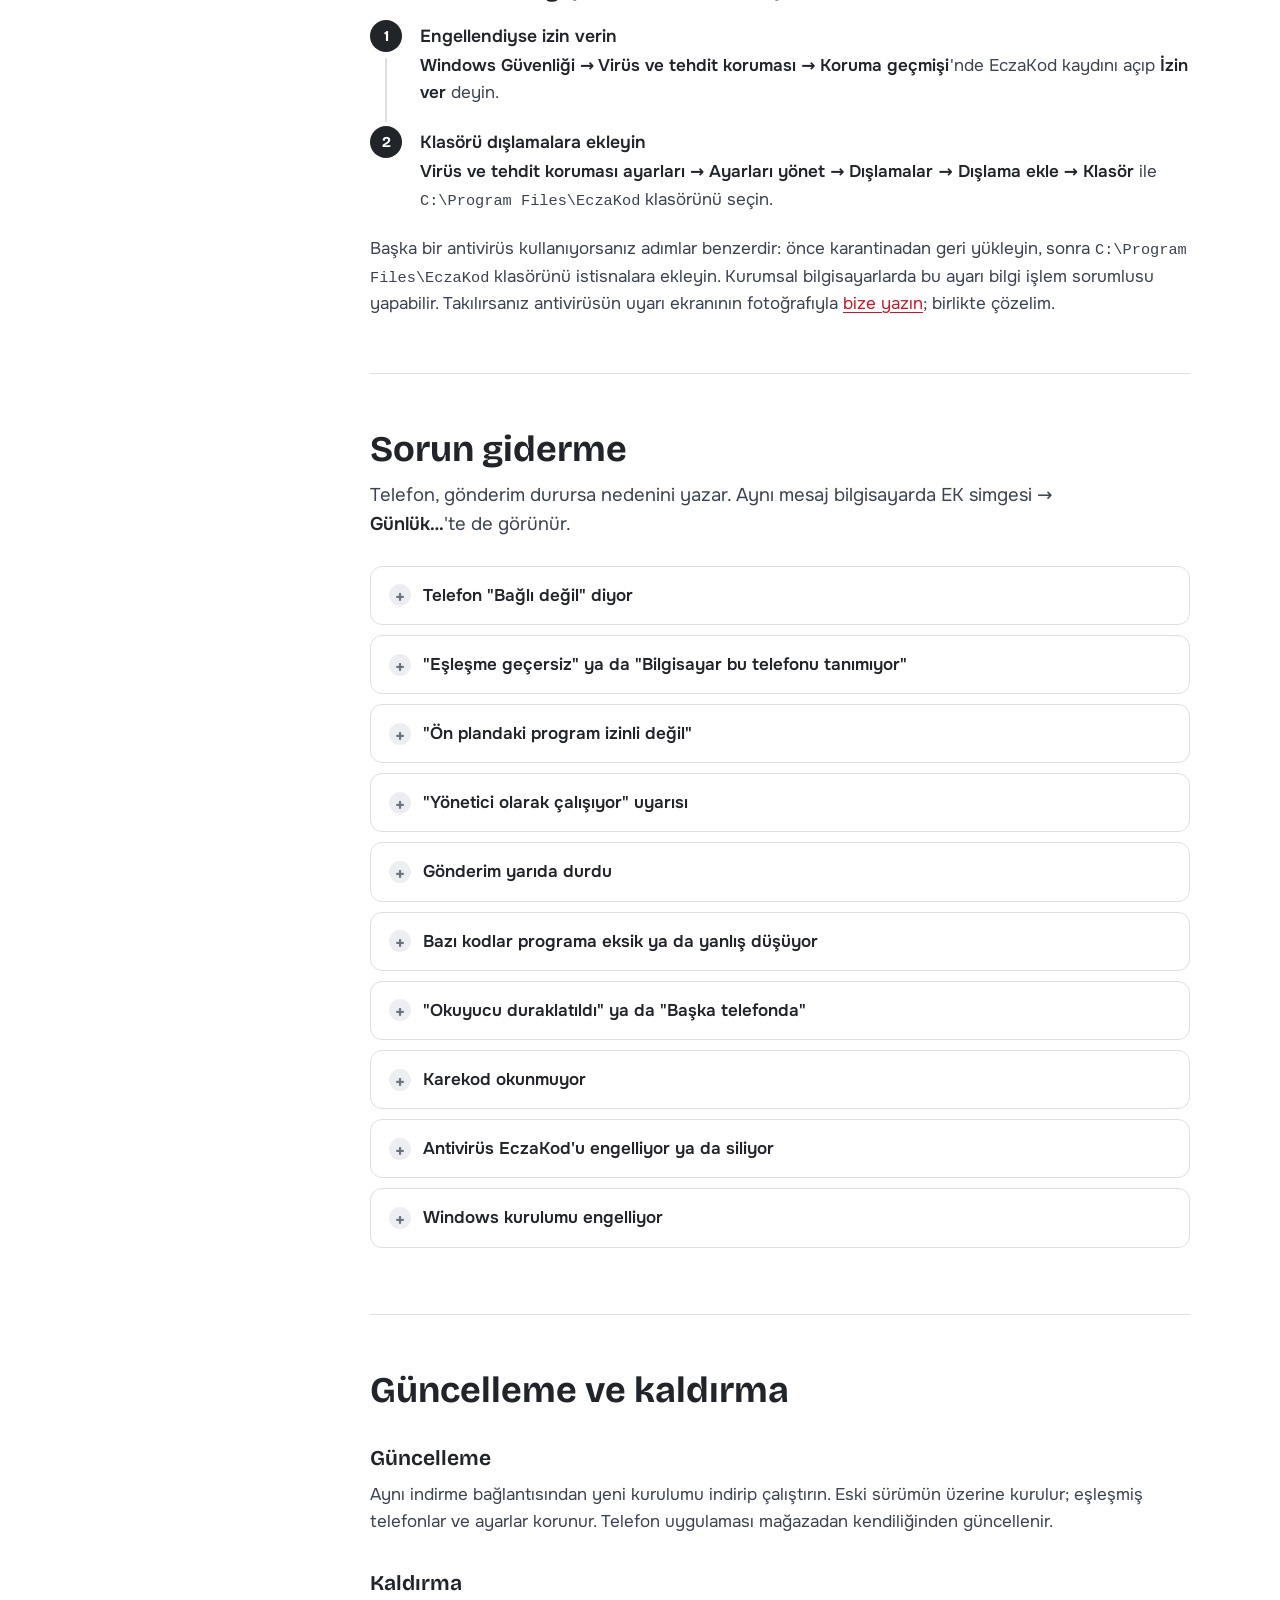
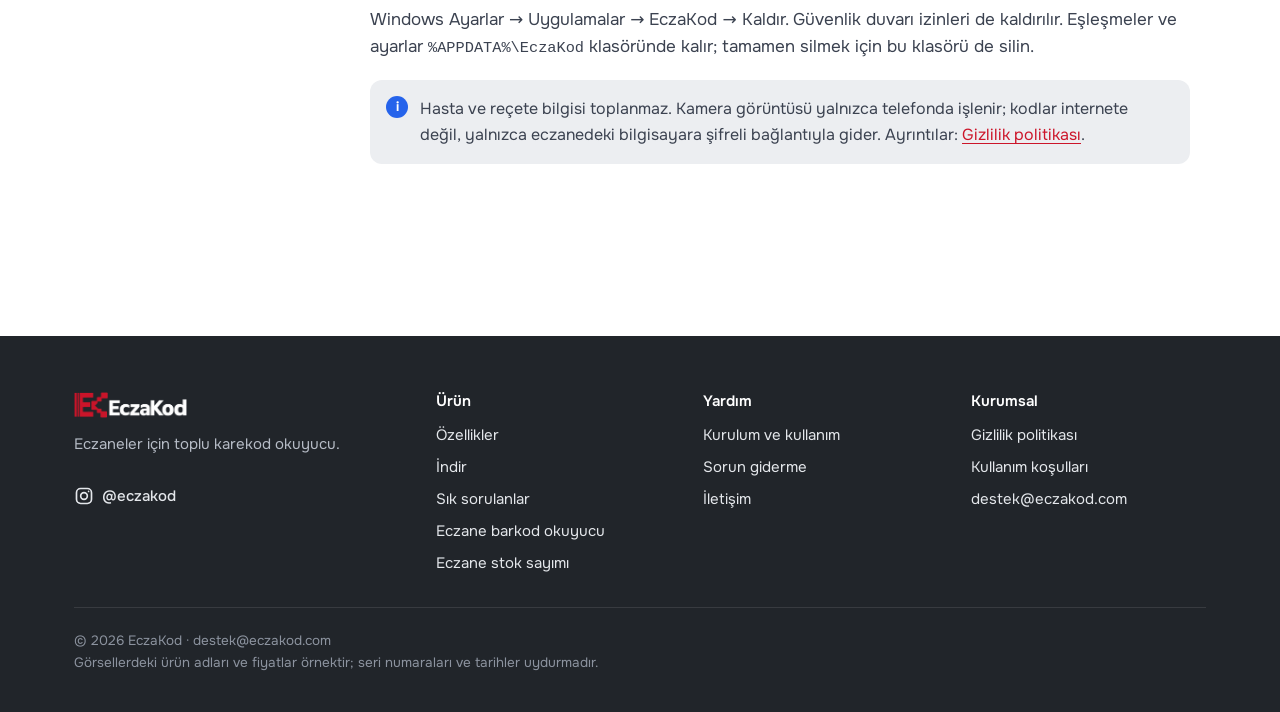
<file: kurulum.html>
<!doctype html>
<html lang="tr">
<head>
<meta charset="utf-8">
<meta name="viewport" content="width=device-width, initial-scale=1">
<title>Kurulum ve kullanım · EczaKod</title>
<meta name="description" content="EczaKod bilgisayar programının kurulumu, telefonun eşleştirilmesi, satış ekranına okutma, Satış ve fiyat, stok sayımı, ayarlar ve sorun giderme.">
<link rel="canonical" href="https://eczakod.com/kurulum.html">
<meta property="og:site_name" content="EczaKod">
<meta property="og:locale" content="tr_TR">
<meta property="og:type" content="website">
<meta property="og:title" content="Kurulum ve kullanım · EczaKod">
<meta property="og:description" content="EczaKod bilgisayar programının kurulumu, telefonun eşleştirilmesi, satış ekranına okutma, Satış ve fiyat, stok sayımı, ayarlar ve sorun giderme.">
<meta property="og:url" content="https://eczakod.com/kurulum.html">
<meta property="og:image" content="https://eczakod.com/img/og.png">
<meta property="og:image:width" content="1200">
<meta property="og:image:height" content="630">
<meta name="twitter:card" content="summary_large_image">
<link rel="icon" href="/favicon.ico" sizes="48x48">
<link rel="icon" type="image/png" sizes="192x192" href="/img/icon-192.png">
<link rel="apple-touch-icon" href="/img/apple-touch-icon.png">
<link rel="stylesheet" href="css/site.css">
</head>
<body>
<a class="atla" href="#icerik">İçeriğe geç</a>

<header class="ust">
  <div class="ic">
    <a class="logo" href="./"><img src="img/logo.png" alt="EczaKod ana sayfa"></a>
    <button class="menu-dugme" aria-expanded="false" aria-controls="menu" aria-label="Menüyü aç">
      <svg width="26" height="26" viewBox="0 0 24 24" fill="none" stroke="currentColor" stroke-width="2" stroke-linecap="round"><path d="M4 7h16M4 12h16M4 17h16"/></svg>
    </button>
    <nav id="menu">
      <a href="./#ozellikler">Özellikler</a>
      <a href="kurulum.html" aria-current="page">Kurulum ve kullanım</a>
      <a href="./#sss">Sık sorulanlar</a>
      <a href="iletisim.html">İletişim</a>
      <a class="dugme ana kucuk" href="https://github.com/emreatasoy/eczakod-web/releases/latest/download/EczaKod-Kurulum.exe">Windows için indir</a>
    </nav>
  </div>
</header>

<main id="icerik">
<div class="sayfa-bas">
  <div class="ic">
    <h1>Kurulum ve kullanım</h1>
    <p>Bilgisayar programı bir kez kurulur, telefon bir kez eşleştirilir. Sonrası kutuları okutup Gönder'e basmaktan ibaret.
      Takıldığınız yerde <a href="#sorunlar">Sorun giderme</a> bölümüne bakın ya da <a href="iletisim.html">bize yazın</a>.</p>
  </div>
</div>

<div class="ic rehber">
  <nav class="icindekiler" aria-label="İçindekiler">
    <p>Bu sayfada</p>
    <ol>
      <li class="grup">Kurulum</li>
      <li><a href="#bilgisayar">Bilgisayar kurulumu</a></li>
      <li><a href="#gorev-cubugu">Görev çubuğundan erişim</a></li>
      <li><a href="#esleme">Telefon ve eşleştirme</a></li>
      <li class="grup">Günlük kullanım</li>
      <li><a href="#okutma">Satış ekranına okutma</a></li>
      <li><a href="#satis">Satış ve fiyat</a></li>
      <li><a href="#sayim">Stok sayımı</a></li>
      <li><a href="#gecmis">Geçmiş</a></li>
      <li class="grup">Ayarlar ve yardım</li>
      <li><a href="#ayarlar">Ayarlar</a></li>
      <li><a href="#antivirus">Antivirüs uyarısı</a></li>
      <li><a href="#sorunlar">Sorun giderme</a></li>
      <li><a href="#guncelleme">Güncelleme ve kaldırma</a></li>
    </ol>
  </nav>

  <div>
    <section class="konu" id="bilgisayar">
      <h2>Bilgisayar kurulumu</h2>
      <p class="giris-metni">Eczane programının çalıştığı kasa bilgisayarına bir kez kurulur. Yaklaşık iki dakika sürer.</p>
      <ol class="sira">
        <li><b>Kurulum dosyasını indirin</b>
          <a href="https://github.com/emreatasoy/eczakod-web/releases/latest/download/EczaKod-Kurulum.exe">EczaKod-Kurulum.exe</a> dosyasını indirip çift tıklayın.
          Bağlantı her zaman en güncel sürümü indirir.</li>
        <li><b>Windows uyarısını geçin</b>
          Mavi ya da mor renkli "Windows kişisel bilgisayarınızı korudu" penceresi çıkabilir. Bu pencerede ilk anda yalnızca <b>Çalıştırma</b> düğmesi görünür; ona basarsanız kurulum iptal olur.
          Devam etmek için yazının altındaki küçük <b>Ek bilgi</b> yazısına basın, sonra çıkan <b>Yine de çalıştır</b> düğmesine basın.
          <div class="ss-adimlar" id="windows-uyarisi">
            <figure>
              <figcaption><span>1</span><div>Önce <b>Ek bilgi</b> yazısına basın</div></figcaption>
              <div class="ss-pencere" role="img" aria-label="Windows uyarı penceresi. Metnin altındaki Ek bilgi yazısı işaretli; sağ alttaki Çalıştırma düğmesine basılmamalı.">
                <i class="ss-kapat">✕</i>
                <strong>Windows kişisel bilgisayarınızı korudu</strong>
                <p>Microsoft Defender SmartScreen tanınmayan bir uygulamanın başlamasını engelledi. Bu uygulamayı çalıştırmak bilgisayarınızın güvenliğini tehlikeye sokabilir.</p>
                <div class="ss-satir"><u class="ss-hedef">Ek bilgi</u><em>← Buraya basın</em></div>
                <div class="ss-dugmeler"><small>Buna basmayın →</small><span>Çalıştırma</span></div>
              </div>
            </figure>
            <figure>
              <figcaption><span>2</span><div>Sonra <b>Yine de çalıştır</b>'a basın</div></figcaption>
              <div class="ss-pencere" role="img" aria-label="Aynı pencerede uygulama adı ve yayımcı bilgisi çıkmış. Sağ altta Yine de çalıştır düğmesi işaretli.">
                <i class="ss-kapat">✕</i>
                <strong>Windows kişisel bilgisayarınızı korudu</strong>
                <p>Microsoft Defender SmartScreen tanınmayan bir uygulamanın başlamasını engelledi. Bu uygulamayı çalıştırmak bilgisayarınızın güvenliğini tehlikeye sokabilir.</p>
                <p class="ss-bilgi">Uygulama: EczaKod-Kurulum.exe<br>Yayımcı: Bilinmeyen yayımcı</p>
                <div class="ss-dugmeler"><div class="ss-sutun"><em>Buraya basın ↓</em><span class="ss-hedef">Yine de çalıştır</span></div><span>Çalıştırma</span></div>
              </div>
            </figure>
          </div>
          Yanlışlıkla <b>Çalıştırma</b>'ya bastıysanız indirdiğiniz dosyaya yeniden çift tıklayın, pencere tekrar açılır.
          Ardından "Bu uygulamanın cihazınızda değişiklik yapmasına izin veriyor musunuz?" sorusuna <b>Evet</b> deyin.
          Antivirüs programınız uyarı verirse: <a href="#antivirus">Antivirüs uyarı veriyorsa</a>.</li>
        <li><b>Kurulum sihirbazını tamamlayın</b>
          <b>Windows açılınca EczaKod'u başlat</b> seçeneğini işaretli bırakın; bilgisayar her açıldığında EczaKod kendiliğinden çalışır. Kur → Son.</li>
        <li><b>Güvenlik duvarı izni kendiliğinden verilir</b>
          Telefonun bilgisayara bağlanabilmesi için gereken Windows Güvenlik Duvarı izni kurulumda eklenir.</li>
        <li><b>Eşleştirme penceresi açılır</b>
          İlk açılışta "Telefon eşleştir" penceresi ve bir QR kod görünür. Telefonu hazırlayınca bu QR'ı okutacaksınız (<a href="#esleme">Telefon ve eşleştirme</a>).</li>
      </ol>
      <div class="not-kutu bilgi">EczaKod bir pencere programı değildir; saatin yanındaki simgede, arka planda çalışır. Pencereyi kapatmak programı kapatmaz.</div>
    </section>

    <section class="konu" id="gorev-cubugu">
      <h2>EczaKod'a görev çubuğundan ulaşma</h2>
      <p class="giris-metni">Ekranın sağ altında, saatin yanında kırmızı <b>EK</b> simgesi bulunur. Bütün işlemler bu simgeden yapılır.</p>
      <div class="tepsi" aria-hidden="true"><span>^</span><span class="ek">EK</span><span>14:32<br>19.10.2026</span></div>
      <h3>Simge görünmüyorsa</h3>
      <ul>
        <li><b>Gizli simgelere bakın:</b> saatin solundaki <kbd>^</kbd> okuna tıklayın; EczaKod simgesi açılan kutudadır.</li>
        <li><b>Görev çubuğuna sabitleyin:</b> simgeyi o kutudan sürükleyip saatin yanına bırakın.</li>
        <li><b>Hiç yoksa programı başlatın:</b> Başlat menüsüne EczaKod yazıp açın. Program zaten açıksa ikinci kopya açılmaz.</li>
      </ul>
      <h3>Simgenin anlamı</h3>
      <div class="renkler">
        <span style="--r: var(--okundu)">Yeşil nokta: telefon bağlı</span>
        <span style="--r: #C9CED6">Nokta yok: telefon bağlı değil</span>
        <span style="--r: var(--yakin)">Turuncu nokta: okuyucu duraklatıldı</span>
      </div>
      <p>Simgenin üzerine gelince durum yazar ("Bağlı: Kasa telefonu"). Çift tıklamak Günlük penceresini açar.</p>
      <h3>Sağ tık menüsü</h3>
      <div class="menu-aciklama">
        <div class="sag-menu" aria-hidden="true">
          <div class="ust-satir">EczaKod · Kasa</div><div class="soluk">Bağlı: Kasa telefonu</div><hr>
          <div>Telefon eşleştir…</div><div>Okuyucuyu duraklat</div><hr>
          <div>Ayarlar…</div><div>Günlük…</div><div>Güvenlik duvarı izni ver…</div><div>Yönetici olarak yeniden başlat</div><hr><div>Çıkış</div>
        </div>
        <dl>
          <dt>Telefon eşleştir…</dt><dd>Yeni telefon eklemek için QR kod gösterir; kod 5 dakika geçerlidir.</dd>
          <dt>Okuyucuyu duraklat</dt><dd>İşaretliyken telefondan gelen kodlar yazılmaz. Bilgisayarda başka iş yaparken kullanın.</dd>
          <dt>Ayarlar…</dt><dd>Bilgisayar adı, yazma ayarları ve eşleşmiş telefonlar (<a href="#ayarlar">Ayarlar</a>).</dd>
          <dt>Günlük…</dt><dd>Hangi kodun ne zaman yazıldığı, bağlantılar ve uyarılar.</dd>
          <dt>Yönetici olarak yeniden başlat</dt><dd>Yalnızca eczane programı yönetici olarak çalışıyorsa gerekir.</dd>
        </dl>
      </div>
    </section>

    <section class="konu" id="esleme">
      <h2>Telefon uygulaması ve eşleştirme</h2>
      <p class="giris-metni">Her telefon, kullanacağı bilgisayarla bir kez eşleştirilir. Bir telefon kasa ve depo gibi birden çok bilgisayarla eşleşebilir.</p>
      <div class="yanyana">
        <ol class="sira">
          <li><b>Uygulamayı kurun</b>
            EczaKod telefon uygulamasını iPhone'a <a href="https://apps.apple.com/tr/app/eczakod-karekod-okuyucu/id6824523649" rel="noopener" target="_blank">App Store'dan</a>,
            Android telefona <a href="https://play.google.com/store/apps/details?id=com.eczakod.app" rel="noopener" target="_blank">Google Play'den</a> kurun; ilk ay ücretsizdir.
            Uygulamayı açınca kamera izni istenir; <b>İzin ver</b> deyin.</li>
          <li><b>Aynı ağa bağlanın</b> Telefon, bilgisayarın bağlı olduğu Wi-Fi ağında olmalı.</li>
          <li><b>Telefona bir ad verin</b> Ayarlar → Bu telefon (ör. "Kasa telefonu"). Bu ad bilgisayarda görünür.</li>
          <li><b>QR kodu okutun</b> Bilgisayarda EK simgesi → <b>Telefon eşleştir…</b>. Telefonda <b>Bilgisayar</b> sekmesi → sağ üstteki <b>Ekle</b> → QR'ı kameraya gösterin.
            QR okunamazsa ekrandaki kodu elle de yazabilirsiniz.</li>
          <li><b>Bağlandı</b> Telefonun üstünde yeşil noktalı bilgisayar adı görünür; bilgisayarda da bildirim çıkar.</li>
        </ol>
        <figure class="telefon"><img src="img/ekran/bilgisayar.webp" alt="Bilgisayar sekmesi: KASA-1 bağlı" loading="lazy"></figure>
      </div>
      <div class="not-kutu dikkat"><b>Misafir Wi-Fi'ı kullanmayın.</b> Misafir ağlar cihazların birbirini görmesini engeller; telefon bilgisayarı bulamaz.
        Bilgisayar kabloyla bağlıysa aynı modemin Wi-Fi'ı yeterlidir.</div>
      <p><b>Birden çok bilgisayar:</b> telefonun üstündeki bilgisayar adına dokunarak eşleşmiş bilgisayarlar arasında geçersiniz; son seçilen hatırlanır.
        Aynı bilgisayara aynı anda bir telefon yazar; başka telefon bağlanınca öncekinde "Başka telefonda" yazar, <b>Devral</b> ile geri alınır.</p>
    </section>

    <section class="konu" id="okutma">
      <h2>Satış ekranına okutma</h2>
      <p class="giris-metni">Tara sekmesi kasadaki el okuyucusunun yerini alır: okunan karekodlar eczane programının açık penceresine yazılır.</p>
      <div class="yanyana">
        <ol class="sira">
          <li><b>Eczane programını hazırlayın</b> Satış ekranını açın, imleç karekod alanında olsun. Kodlar öndeki pencereye yazılır.</li>
          <li><b>Kutuları okutun</b> Tara sekmesinde kutuları kameraya gösterin. Birden çok kutu aynı anda okunur; her kutu listeye bir kez girer.</li>
          <li><b>Gönderin</b> Gönder'e basın. Kodlar sırayla yazılır, bitince "6 kod bilgisayara yazıldı" gibi bir bildirim çıkar.</li>
        </ol>
        <figure class="telefon"><img src="img/ekran/tara.webp" alt="Tara ekranı: kutular yeşil çerçeveyle okunmuş" loading="lazy"></figure>
      </div>
      <h3>Anında ve Biriktir</h3>
      <div class="tablo"><table>
        <tr><td>Anında</td><td>Okunan kod hemen bilgisayara gider; klasik el okuyucusu gibi. Miadı geçmiş kutu kendiliğinden gitmez, listede kırmızı bekler.</td></tr>
        <tr><td>Biriktir</td><td>Kodlar listede toplanır, Gönder'e basınca hepsi gider. Çok kutulu reçetelerde hızlıdır.</td></tr>
      </table></div>
      <h3>Kameradaki çerçeve renkleri</h3>
      <div class="renkler">
        <span style="--r: var(--okundu)">Yeşil: okundu, listede</span>
        <span style="--r: var(--gecmis)">Kırmızı: miadı geçmiş</span>
        <span style="--r: #2563EB">Mavi: az önce gönderildi</span>
        <span style="--r: #C9CED6">Beyaz: okunuyor</span>
      </div>
      <p>Gönderilen kutu kameranın önünde kalırsa tekrar eklenmez. Aynı kutuyu bilerek yeniden göndermek için kutuyu kameradan iki saniye çekip yeniden gösterin.</p>
      <h3>Kamera kontrolleri</h3>
      <div class="tablo"><table>
        <tr><th>Kontrol</th><th>Ne işe yarar</th></tr>
        <tr><td>Yakınlaştırma çubuğu</td><td>Küçük ya da uzaktaki karekodlar için yakınlaştırır; iki parmakla da yakınlaşır.</td></tr>
        <tr><td>Ekrana dokunma</td><td>Dokunduğunuz yere odaklar. Bulanık karekodda işe yarar.</td></tr>
        <tr><td>Fener</td><td>Loş ortamda kameranın ışığını açar.</td></tr>
        <tr><td>Okunanlar paneli</td><td>Yukarı çekince liste, SKT, lot ve seri numaraları görünür; satır sola kaydırılınca silinir.</td></tr>
      </table></div>
      <div class="not-kutu onemli"><b>Güvenli yazma:</b> eczane programı bir uyarı penceresi açarsa ya da gönderim sırasında başka bir pencereye tıklanırsa EczaKod yazmayı durdurur
        ve telefonda nedenini gösterir. Yazılmayan kodlar listede kalır; sorunu giderip yeniden gönderirsiniz. Yazılmış kodlar ikinci kez yazılmaz.</div>
    </section>

    <section class="konu" id="satis">
      <h2>Satış ve fiyat</h2>
      <p class="giris-metni">Satış sekmesi okutulan ürünün öneri satış fiyatını ve sepetin toplamını gösterir. Bilgisayardan bağımsız çalışır;
        bilgisayar bağlıysa sepet eczane programına gönderilir. Fiyat programa gitmez, satışta programdaki fiyat esastır.</p>
      <div class="yanyana">
        <ol class="sira">
          <li><b>Okutun</b> Karekodlu ya da barkodlu ürünü okutun. Kartta ad, firma, SKT, ürün tipi, KDV ve fiyat görünür; ürün sepete girer.</li>
          <li><b>Sepete bakın</b> Alttaki sepet satırına dokunun. Barkodlu üründe adet −/+ ile değişir, satır sola kaydırılınca çıkar.
            <b>Müşteriye göster</b> toplamı tam ekranda gösterir.</li>
          <li><b>Kaydedin ya da gönderin</b> <b>Kaydet</b> sepeti kayıtlı sepetlere alır ve yeni sepet açar. <b>Gönder</b> ürünleri eczane programına yazar.</li>
        </ol>
        <figure class="telefon"><img src="img/ekran/sepet.webp" alt="Sepet ekranı: ürünler, etiketler ve toplam" loading="lazy"></figure>
      </div>
      <h3>Fiyat bak</h3>
      <p>Yakınlaştırma çubuğunun solundaki <b>Fiyat bak</b> açıkken okutulan ürün sepete girmez; yalnızca fiyatı görünür, istenirse <b>Sepete ekle</b> ile eklenir.
        Üstte çıkan arama satırına ürün adının bir kısmını yazarak kutu elde yokken de fiyat bulabilirsiniz.</p>
      <h3>Kayıtlı sepetler ve gün sonu</h3>
      <p>Kayıtlı sepetler gün başlıklarıyla listelenir. Sağa kaydırılan sepet bilgisayar bağlıysa gönderilir, sola kaydırılan silinir.
        "Gün sonu · gönderilmeyen" kartı POS gün sonuyla karşılaştırmak için toplamı gösterir; paylaş düğmesi Excel dökümü verir.</p>
      <h3>Listede olmayan ürün</h3>
      <p>Kartta <b>Fiyat gir</b> ile fiyatı bir kez girin; aynı barkod sonraki okumalarda o fiyatla gelir.</p>
      <div class="not-kutu bilgi">Uyarılar: miadı geçmiş kutu ve gönderilmemiş başka bir sepette olan karekod sepete eklenmeden önce sorulur ("Yine de ekle").</div>
      <h3>Fiyat listesi</h3>
      <p>Telefonda gömülü gelen fiyat listesi, telefon Wi-Fi'dayken kendiliğinden güncellenir; yalnızca değişen kayıtlar iner.
        Ayarlar → Fiyat listesi'nde sürüm ve son kontrol görünür, <b>Şimdi güncelle</b> ile hemen güncellenir.</p>
    </section>

    <section class="konu" id="sayim">
      <h2>Stok sayımı</h2>
      <p class="giris-metni">Rafı telefonla tarayın, sayım eczane programının sayım ekranına doğrudan yazılsın. Dosya taşımaya gerek kalmaz.</p>
      <div class="yanyana">
        <ol class="sira">
          <li><b>Sayım sekmesine geçin</b> Üstteki sayım adına dokunarak sayımlar arasında geçin; <b>Yeni</b> ile adlı yeni sayım başlatın ("Raf A", "Soğuk zincir").</li>
          <li><b>Rafı tarayın</b> Kamerayı raf boyunca gezdirin. Her karekodlu kutu bir kez sayılır; aynı kutu tekrar görünse de sayı artmaz.</li>
          <li><b>Programda sayım ekranını açın</b> Eczane programının sayım ekranını açın, imleç kod alanında olsun.</li>
          <li><b>Gönderin</b> Gönder'e basın. Kodlar 100'lük parçalar hâlinde sırayla yazılır; ilerleme telefonda görünür, <b>Durdur</b> ile durdurulur.
            Yazma yarıda kalırsa "Kaldığı yerden devam" seçilir.</li>
        </ol>
        <figure class="telefon"><img src="img/ekran/sayim.webp" alt="Sayım ekranı: raftaki kutular miada göre renkli çerçevelerle" loading="lazy"></figure>
      </div>
      <h3>Kameradaki renkler (son kullanma tarihine göre)</h3>
      <div class="renkler">
        <span style="--r: var(--gecmis)">Kırmızı: miadı geçmiş</span>
        <span style="--r: var(--yakin)">Turuncu: miadı yakın</span>
        <span style="--r: var(--okundu)">Yeşil: miadı uzun</span>
        <span style="--r: #2563EB">Mavi: SKT yok</span>
        <span style="--r: #C9CED6">Gri: sayılmaz</span>
      </div>
      <p>"Miadı yakın" süresi telefonda Ayarlar → <b>Miadı yakın sayılan süre</b>'den seçilir: 3, 6 ya da 12 ay.</p>
      <ul>
        <li>Yalnız seri numaralı karekod sayılır. Seri numarasız barkodlu ürünler sayıma girmez, kamerada gri görünür.</li>
        <li>Sayım kaybolmaz: uygulama kapansa ya da telefon yeniden başlasa da kaldığı yerden sürer. Gönderdikten sonra da silinmez.</li>
        <li>Alt çubuktaki kutu sayısına dokununca ayrıntı açılır: ürünler miadı en yakın olandan başlar; barkod, seri no ya da lot ile aranır.</li>
        <li>Ayrıntıdaki "…" menüsünden sayım TXT olarak, miadı geçmiş ve yakın kutular Excel'de açılan rapor olarak paylaşılır; rafta beklenen kutu sayısı da (hedef adet) girilebilir.</li>
      </ul>
    </section>

    <section class="konu" id="gecmis">
      <h2>Geçmiş</h2>
      <div class="yanyana">
        <div>
          <p class="giris-metni">Bilgisayara yazılan son 300 kod Geçmiş'te günlere göre durur. Tara ekranında Gönder'in yanındaki saat simgesine dokunarak açılır.</p>
          <ul>
            <li><b>Ara:</b> ürün adı, barkod, seri numarası ya da lot ile.</li>
            <li><b>Tekrar gönder:</b> gün başlığındaki <b>Tekrar gönder</b> ya da satırı kaydırarak.</li>
            <li><b>Seçerek gönder:</b> sağ üstteki seç düğmesiyle birden çok kod seçip gönderin.</li>
          </ul>
          <p>Geçmiş yalnızca telefonda tutulur; geçmişten yeniden gönderilen kodlar geçmişe ikinci kez eklenmez.</p>
        </div>
        <figure class="telefon"><img src="img/ekran/gecmis.webp" alt="Geçmiş ekranı: bugün 6 kod yazıldı" loading="lazy"></figure>
      </div>
    </section>

    <section class="konu" id="ayarlar">
      <h2>Ayarlar</h2>
      <p class="giris-metni">Varsayılan ayarlar çoğu eczanede doğrudan çalışır. Kurulumda yalnızca önerilen değeri işaretli olanlara bakmanız yeterli.</p>
      <h3>Bilgisayarda (EK simgesi → Ayarlar…)</h3>
      <div class="tablo"><table>
        <tr><th>Ayar</th><th>Ne yapar</th><th>Önerilen</th></tr>
        <tr><td>Bilgisayar adı</td><td>Telefonda görünen ad; değişince telefona da yansır.</td><td class="oneri">Kasa</td></tr>
        <tr><td>İzinli programlar</td><td>Kodların yalnız bu programa yazılmasını sağlar; başka pencere öndeyse yazmaz.</td><td class="oneri">Eczane programınız</td></tr>
        <tr><td>Kodlar arası bekleme (ms)</td><td>Programın bir kodu işlemesi için tanınan süre. Kod kaçırılıyorsa artırın.</td><td class="oneri">400</td></tr>
        <tr><td>Uyarı bekleme süresi (ms)</td><td>Kısa "lütfen bekleyin" pencerelerinin kapanması için en çok bekleme.</td><td class="oneri">3000</td></tr>
        <tr><td>Sonek</td><td>Her koddan sonra basılacak tuş (Enter, Tab ya da yok).</td><td class="oneri">Enter</td></tr>
        <tr><td>GS ayracı</td><td>Karekoddaki görünmez ayracın nasıl yazılacağı; eczanenin el okuyucusuna göre bir kez ayarlanır.</td><td class="oneri">Unicode</td></tr>
        <tr><td>Baştaki FNC1'i sil</td><td>Karekod başındaki görünmez karakteri siler (el okuyucuları göndermez).</td><td class="oneri">Açık</td></tr>
        <tr><td>Tuşlar arası bekleme (ms)</td><td>Karakter kaçıran yavaş bilgisayarlarda 5–10 deneyin.</td><td class="oneri">0</td></tr>
        <tr><td>Port</td><td>Telefonun bağlandığı kapı. Değişirse telefonlar yeniden eşleştirilir.</td><td class="oneri">8765</td></tr>
        <tr><td>Windows açılınca başlat</td><td>Bilgisayar açılınca EczaKod kendiliğinden çalışır.</td><td class="oneri">Açık</td></tr>
        <tr><td>Yönetici olarak başlat</td><td>Yalnızca eczane programı yönetici olarak çalışıyorsa gerekir.</td><td class="oneri">Gerekirse</td></tr>
      </table></div>
      <p><b>Telefonlar sekmesi:</b> eşleşmiş telefonlar ve son bağlantı zamanları. Kaybolan telefonu seçip <b>Seçili telefonu kaldır</b> deyin; o telefon yeniden eşleştirilmeden bağlanamaz.</p>
      <h3>Telefonda (Ayarlar sekmesi)</h3>
      <div class="tablo"><table>
        <tr><th>Ayar</th><th>Ne yapar</th><th>Önerilen</th></tr>
        <tr><td>Bu telefon</td><td>Bilgisayarda görünen ad (ör. Kasa telefonu).</td><td class="oneri">Kasa telefonu</td></tr>
        <tr><td>Ses / Titreşim</td><td>Her yeni okunan kodda kısa ses ve titreşim.</td><td class="oneri">Açık</td></tr>
        <tr><td>Miadı geçmiş uyarısı</td><td>Kırmızı kart, uyarı sesi ve güçlü titreşim.</td><td class="oneri">Açık</td></tr>
        <tr><td>Siyah zeminli karekod</td><td>Koyu ambalajlı ve ters renkli kodları da okur, biraz yavaşlatır.</td><td class="oneri">Kapalı</td></tr>
        <tr><td>Gönderim</td><td>Anında: okur okumaz yazar. Biriktir: listeyi toplayıp Gönder ile yazar.</td><td class="oneri">Biriktir</td></tr>
        <tr><td>Görüntü kalitesi</td><td>Yüksek, küçük ve uzak karekodlarda daha iyidir; eski telefonlarda yavaşlayabilir.</td><td class="oneri">Standart</td></tr>
        <tr><td>Miadı yakın sayılan süre</td><td>Kamerada ve listelerde turuncu görünecek kutuların SKT sınırı.</td><td class="oneri">3 ay</td></tr>
        <tr><td>Karanlık mod</td><td>Sistem: telefonun ayarına uyar.</td><td class="oneri">Sistem</td></tr>
        <tr><td>Fiyat listesi</td><td>Sürüm, son kontrol, Şimdi güncelle; Yalnız Wi-Fi ve Ürün adlarını göster.</td><td class="oneri">Yalnız Wi-Fi</td></tr>
        <tr><td>Verileri sıfırla</td><td>Geçmiş, sayımlar ya da sepetler bu telefondan silinir; bilgisayar etkilenmez.</td><td>–</td></tr>
      </table></div>
    </section>

    <section class="konu" id="antivirus">
      <h2>Antivirüs uyarı veriyorsa</h2>
      <p class="giris-metni">Bazı antivirüs programları EczaKod'u kurulumda ya da ilk açılışta "şüpheli" ya da "tehlikeli" olarak gösterebilir.
        Bu bir yanlış alarmdır: EczaKod'un yaptığı işler, antivirüslerin zararlı programlarda aradığı davranışlara benzer.</p>
      <h3>Neden uyarı veriyor?</h3>
      <ul>
        <li><b>Klavyeye yazıyor:</b> telefondan gelen karekodları eczane programına, el tipi barkod okuyucu gibi klavyeden yazar.</li>
        <li><b>Windows açılınca başlıyor:</b> her gün yeniden açmanız gerekmesin diye.</li>
        <li><b>Ağdan bağlantı kabul ediyor:</b> yalnızca eczanenizdeki eşleşmiş telefondan, şifreli bağlantıyla.</li>
        <li><b>Yeni bir program:</b> antivirüsler az indirilen ve dijital imzası olmayan programlara daha temkinli yaklaşır.</li>
      </ul>
      <div class="not-kutu bilgi">EczaKod başka programların dosyalarına dokunmaz, bir şey silmez, hasta ya da reçete bilgisi görmez ve internete
        bir şey göndermez. Kurulum dosyasını yalnızca bu sitedeki <b>Windows için indir</b> bağlantısından indirin.</div>
      <h3>Kaspersky</h3>
      <ol class="sira">
        <li><b>Karantinaya alındıysa geri yükleyin</b> Kaspersky'de <b>Karantina</b> bölümünü açın, EczaKod dosyasını seçip <b>Geri yükle</b> deyin.
          Başka bir dosyayı geri yüklemeyin.</li>
        <li><b>EczaKod'u istisnalara ekleyin</b> <b>Ayarlar → Güvenlik ayarları → Tehditler ve İstisnalar → İstisnaları yönet → Ekle</b> yolunu izleyin
          ve <code>C:\Program Files\EczaKod</code> klasörünü seçin. Menü adları Kaspersky sürümüne göre biraz değişebilir.</li>
        <li><b>EczaKod'u yeniden açın</b> Başlat menüsünden EczaKod'u açın; saatin yanında kırmızı EK simgesi görünür.</li>
      </ol>
      <h3>Windows Güvenliği (Microsoft Defender)</h3>
      <ol class="sira">
        <li><b>Engellendiyse izin verin</b> <b>Windows Güvenliği → Virüs ve tehdit koruması → Koruma geçmişi</b>'nde EczaKod kaydını açıp <b>İzin ver</b> deyin.</li>
        <li><b>Klasörü dışlamalara ekleyin</b> <b>Virüs ve tehdit koruması ayarları → Ayarları yönet → Dışlamalar → Dışlama ekle → Klasör</b>
          ile <code>C:\Program Files\EczaKod</code> klasörünü seçin.</li>
      </ol>
      <p>Başka bir antivirüs kullanıyorsanız adımlar benzerdir: önce karantinadan geri yükleyin, sonra <code>C:\Program Files\EczaKod</code>
        klasörünü istisnalara ekleyin. Kurumsal bilgisayarlarda bu ayarı bilgi işlem sorumlusu yapabilir.
        Takılırsanız antivirüsün uyarı ekranının fotoğrafıyla <a href="iletisim.html">bize yazın</a>; birlikte çözelim.</p>
    </section>

    <section class="konu" id="sorunlar">
      <h2>Sorun giderme</h2>
      <p class="giris-metni">Telefon, gönderim durursa nedenini yazar. Aynı mesaj bilgisayarda EK simgesi → <b>Günlük…</b>'te de görünür.</p>
      <details><summary>Telefon "Bağlı değil" diyor</summary><div><ul>
        <li>Bilgisayarda EK simgesi var mı? Yoksa Başlat menüsünden EczaKod'u açın.</li>
        <li>Telefon ve bilgisayar aynı ağda mı? Misafir Wi-Fi'ı değil, bilgisayarın ağını kullanın.</li>
        <li>EK simgesi → <b>Güvenlik duvarı izni ver…</b> → Evet.</li>
        <li>Telefonda üstteki bilgisayar adına dokunup doğru bilgisayarın seçili olduğuna bakın.</li></ul></div></details>
      <details><summary>"Eşleşme geçersiz" ya da "Bilgisayar bu telefonu tanımıyor"</summary><div>
        Telefon bilgisayarın listesinden kaldırılmış. EK simgesi → <b>Telefon eşleştir…</b> ile QR'ı yeniden okutun.</div></details>
      <details><summary>"Ön plandaki program izinli değil"</summary><div>
        Gönder'e basıldığında önde eczane programı değil başka bir pencere vardı. Satış ekranını öne alıp yeniden gönderin.
        Programda da bu uyarı çıkıyorsa Ayarlar → İzinli programlar'daki adı, Günlük'teki "Hedef pencere" satırında yazan adla değiştirin.</div></details>
      <details><summary>"Yönetici olarak çalışıyor" uyarısı</summary><div>
        Eczane programı yönetici olarak açılmış; Windows normal programların ona yazmasına izin vermez. EK simgesi → <b>Yönetici olarak yeniden başlat</b>.
        Kalıcı olsun diye Ayarlar → Yönetici olarak başlat'ı işaretleyin.</div></details>
      <details><summary>Gönderim yarıda durdu</summary><div>
        Program bir uyarı penceresi açtıysa (miad, İTS uyarısı gibi) EczaKod güvenlik için durur. Uyarıyı kapatın, satış ekranına dönün ve Gönder'e yeniden basın;
        yazılmış olanlar ikinci kez yazılmaz.</div></details>
      <details><summary>Bazı kodlar programa eksik ya da yanlış düşüyor</summary><div>
        Ayarlar → Kodlar arası bekleme'yi 400'den 600'e çıkarın. Seri numarası ile tarih birbirine karışıyorsa GS ayracı ayarı değişmelidir;
        bu ayar eczanedeki el okuyucusunun gönderdiğine göre seçilir. Emin değilseniz <a href="iletisim.html">bize yazın</a>.</div></details>
      <details><summary>"Okuyucu duraklatıldı" ya da "Başka telefonda"</summary><div>
        Duraklatıldı: EK simgesi → Okuyucuyu duraklat işaretini kaldırın. Başka telefonda: aynı bilgisayara başka bir telefon bağlanmış; telefonda <b>Devral</b>'a basın.</div></details>
      <details><summary>Karekod okunmuyor</summary><div><ul>
        <li>Kutuyu kameraya paralel tutun; parlaklık yansıyorsa hafifçe eğin.</li>
        <li>Ekranda karekoda dokunarak odaklayın, gerekirse yakınlaştırın.</li>
        <li>Koyu zemine açık renkle basılmış karekodlar için Ayarlar → Siyah zeminli karekod'u açın.</li>
        <li>Loş ortamda feneri açın.</li></ul></div></details>
      <details><summary>Antivirüs EczaKod'u engelliyor ya da siliyor</summary><div>
        Yanlış alarm; karantinadan geri yükleyip EczaKod klasörünü istisnalara ekleyin: <a href="#antivirus">adım adım anlatım</a>.</div></details>
      <details><summary>Windows kurulumu engelliyor</summary><div>
        "Windows kişisel bilgisayarınızı korudu" penceresinde <b>Ek bilgi</b> → <b>Yine de çalıştır</b> (<a href="#windows-uyarisi">görselli anlatım</a>). Kurumsal bilgisayarlarda yönetici izni gerekebilir.</div></details>
    </section>

    <section class="konu" id="guncelleme">
      <h2>Güncelleme ve kaldırma</h2>
      <h3>Güncelleme</h3>
      <p>Aynı indirme bağlantısından yeni kurulumu indirip çalıştırın. Eski sürümün üzerine kurulur; eşleşmiş telefonlar ve ayarlar korunur.
        Telefon uygulaması mağazadan kendiliğinden güncellenir.</p>
      <h3>Kaldırma</h3>
      <p>Windows Ayarlar → Uygulamalar → EczaKod → Kaldır. Güvenlik duvarı izinleri de kaldırılır. Eşleşmeler ve ayarlar <code>%APPDATA%\EczaKod</code> klasöründe kalır;
        tamamen silmek için bu klasörü de silin.</p>
      <div class="not-kutu bilgi">Hasta ve reçete bilgisi toplanmaz. Kamera görüntüsü yalnızca telefonda işlenir; kodlar internete değil, yalnızca eczanedeki bilgisayara şifreli bağlantıyla gider.
        Ayrıntılar: <a href="gizlilik.html">Gizlilik politikası</a>.</div>
    </section>
  </div>
</div>
</main>

<footer class="alt">
  <div class="ic">
    <div>
      <img src="img/logo-dark.png" alt="EczaKod">
      <p>Eczaneler için toplu karekod okuyucu.</p>
      <a class="sosyal" href="https://www.instagram.com/eczakod/" rel="me noopener" target="_blank"><svg width="20" height="20" viewBox="0 0 24 24" fill="none" stroke="currentColor" stroke-width="2" aria-hidden="true"><rect x="3" y="3" width="18" height="18" rx="5"/><circle cx="12" cy="12" r="4"/><circle cx="17.5" cy="6.5" r="1" fill="currentColor" stroke="none"/></svg>@eczakod</a>
    </div>
    <div><h3>Ürün</h3><ul><li><a href="./#ozellikler">Özellikler</a></li><li><a href="./#indir">İndir</a></li><li><a href="./#sss">Sık sorulanlar</a></li><li><a href="eczane-barkod-okuyucu.html">Eczane barkod okuyucu</a></li><li><a href="eczane-stok-sayimi.html">Eczane stok sayımı</a></li></ul></div>
    <div><h3>Yardım</h3><ul><li><a href="kurulum.html">Kurulum ve kullanım</a></li><li><a href="kurulum.html#sorunlar">Sorun giderme</a></li><li><a href="iletisim.html">İletişim</a></li></ul></div>
    <div><h3>Kurumsal</h3><ul><li><a href="gizlilik.html">Gizlilik politikası</a></li><li><a href="kosullar.html">Kullanım koşulları</a></li><li><a href="mailto:destek@eczakod.com">destek@eczakod.com</a></li></ul></div>
    <p class="telif">© 2026 EczaKod · destek@eczakod.com<br>Görsellerdeki ürün adları ve fiyatlar örnektir; seri numaraları ve tarihler uydurmadır.</p>
  </div>
</footer>
<script src="js/site.js" defer></script>
</body>
</html>
</file>
<file: css/site.css>
@font-face {
  font-family: 'Bricolage Grotesque';
  font-style: normal;
  font-weight: 500 800;
  font-stretch: 100%;
  font-display: swap;
  src: url(../fonts/bricolage-latin-ext.woff2) format('woff2');
  unicode-range: U+0100-02BA, U+02BD-02C5, U+02C7-02CC, U+02CE-02D7, U+02DD-02FF, U+0304, U+0308, U+0329, U+1D00-1DBF, U+1E00-1E9F, U+1EF2-1EFF, U+2020, U+20A0-20AB, U+20AD-20C4, U+2113, U+2C60-2C7F, U+A720-A7FF;
}
@font-face {
  font-family: 'Bricolage Grotesque';
  font-style: normal;
  font-weight: 500 800;
  font-stretch: 100%;
  font-display: swap;
  src: url(../fonts/bricolage-latin.woff2) format('woff2');
  unicode-range: U+0000-00FF, U+0131, U+0152-0153, U+02BB-02BC, U+02C6, U+02DA, U+02DC, U+0304, U+0308, U+0329, U+2000-206F, U+20AC, U+2122, U+2191, U+2193, U+2212, U+2215, U+FEFF, U+FFFD;
}
@font-face {
  font-family: 'Onest';
  font-style: normal;
  font-weight: 400 700;
  font-display: swap;
  src: url(../fonts/onest-latin-ext.woff2) format('woff2');
  unicode-range: U+0100-02BA, U+02BD-02C5, U+02C7-02CC, U+02CE-02D7, U+02DD-02FF, U+0304, U+0308, U+0329, U+1D00-1DBF, U+1E00-1E9F, U+1EF2-1EFF, U+2020, U+20A0-20AB, U+20AD-20C4, U+2113, U+2C60-2C7F, U+A720-A7FF;
}
@font-face {
  font-family: 'Onest';
  font-style: normal;
  font-weight: 400 700;
  font-display: swap;
  src: url(../fonts/onest-latin.woff2) format('woff2');
  unicode-range: U+0000-00FF, U+0131, U+0152-0153, U+02BB-02BC, U+02C6, U+02DA, U+02DC, U+0304, U+0308, U+0329, U+2000-206F, U+20AC, U+2122, U+2191, U+2193, U+2212, U+2215, U+FEFF, U+FFFD;
}

/* ---------- EczaKod sitesi ----------
   Renkler uygulamayla aynı anlamda: yeşil okundu, turuncu miadı yakın, kırmızı marka ve miadı geçmiş. */
:root {
  --kirmizi: #CC152A;
  --kirmizi-koyu: #A80F21;
  --murekkep: #21252A;
  --metin: #3B4250;
  --soluk: #6A7280;
  --raf: #ECEEF1;
  --cizgi: #DCE0E5;
  --kagit: #FFFFFF;
  --okundu: #16A34A;
  --yakin: #D97706;
  --gecmis: #DC2626;
  --baslik: 'Bricolage Grotesque', 'Segoe UI', sans-serif;
  --govde: 'Onest', 'Segoe UI', system-ui, sans-serif;
  --en: 1180px;
}
* { box-sizing: border-box; }
html { scroll-behavior: smooth; scroll-padding-top: 84px; -webkit-text-size-adjust: 100%; }
@media (prefers-reduced-motion: reduce) { html { scroll-behavior: auto; } *, *::before, *::after { animation: none !important; transition: none !important; } }
body { margin: 0; background: var(--kagit); color: var(--metin); font: 17px/1.6 var(--govde); }
img { max-width: 100%; display: block; }
a { color: var(--kirmizi); text-underline-offset: 3px; }
a:focus-visible, button:focus-visible, input:focus-visible, select:focus-visible, textarea:focus-visible, summary:focus-visible {
  outline: 3px solid #2563EB; outline-offset: 3px; border-radius: 6px;
}
h1, h2, h3 { font-family: var(--baslik); color: var(--murekkep); margin: 0; font-weight: 700; }
/* Küçük optik boy harfleri açar; büyük boyda (96) harfler birbirine yapışıyordu. */
h1 { font-size: clamp(38px, 5.4vw, 64px); line-height: 1.08; letter-spacing: 0; font-variation-settings: 'opsz' 24; }
h2 { font-size: clamp(28px, 3.2vw, 40px); line-height: 1.12; letter-spacing: 0; font-variation-settings: 'opsz' 24; }
h3 { font-size: 21px; line-height: 1.25; letter-spacing: 0; font-weight: 650; font-variation-settings: 'opsz' 18; }
p { margin: 0 0 14px; }
p:last-child { margin-bottom: 0; }
b, strong { color: var(--murekkep); font-weight: 600; }
code, kbd { font-family: ui-monospace, Consolas, monospace; font-size: 0.9em; }
kbd { background: var(--kagit); border: 1px solid var(--cizgi); border-bottom-width: 2px; border-radius: 6px; padding: 1px 6px; color: var(--murekkep); }
.ic { max-width: var(--en); margin: 0 auto; padding: 0 24px; }
.atla { position: absolute; left: -999px; top: 8px; background: var(--murekkep); color: #fff; padding: 8px 14px; border-radius: 8px; z-index: 50; }
.atla:focus { left: 8px; }

/* Üst çubuk */
.ust { position: sticky; top: 0; z-index: 20; background: rgba(255,255,255,.92); backdrop-filter: saturate(180%) blur(14px); border-bottom: 1px solid transparent; transition: border-color .2s; }
.ust.kaydi { border-bottom-color: var(--cizgi); }
.ust .ic { display: flex; align-items: center; gap: 28px; height: 68px; }
.ust .logo img { height: 28px; width: auto; }
.ust nav { display: flex; gap: 26px; margin-left: auto; align-items: center; font-size: 15px; font-weight: 500; }
.ust nav a { color: var(--murekkep); text-decoration: none; }
.ust nav a:hover, .ust nav a[aria-current="page"] { color: var(--kirmizi); }
.ust .menu-dugme { display: none; margin-left: auto; background: none; border: 0; padding: 8px; cursor: pointer; color: var(--murekkep); }

/* Düğmeler */
.dugme { display: inline-flex; align-items: center; justify-content: center; gap: 10px; min-height: 48px; padding: 12px 22px; border-radius: 12px;
  font: 600 16px/1.2 var(--govde); text-decoration: none; border: 1.5px solid transparent; cursor: pointer; }
.dugme svg { flex: none; }
.dugme.ana { background: var(--kirmizi); color: #fff; }
.dugme.ana:hover { background: var(--kirmizi-koyu); }
.dugme.cerceve { border-color: var(--murekkep); color: var(--murekkep); background: transparent; }
.dugme.cerceve:hover { background: var(--murekkep); color: #fff; }
.dugme.kucuk { min-height: 40px; padding: 8px 16px; font-size: 15px; border-radius: 10px; }
.ust .dugme.kucuk { color: #fff; }

/* Mağaza düğmeleri: bağlantı gelene kadar pasif */
.magazalar { display: flex; flex-wrap: wrap; gap: 12px; }
.magaza { position: relative; display: inline-flex; align-items: center; gap: 12px; height: 56px; padding: 0 20px 0 16px; border-radius: 12px;
  background: var(--murekkep); color: #fff; text-decoration: none; min-width: 196px; }
.magaza small { display: block; font-size: 11.5px; line-height: 1.1; opacity: .8; }
.magaza span { font: 600 18px/1.15 var(--govde); }
.magaza[aria-disabled="true"] { opacity: .55; cursor: not-allowed; pointer-events: none; }
.magaza-sar { position: relative; display: inline-block; }
.magaza-sar .yakinda { position: absolute; top: -14px; right: -8px; z-index: 1; background: var(--kirmizi); color: #fff; font-size: 12px; font-weight: 700;
  padding: 3px 9px; border-radius: 999px; box-shadow: 0 2px 8px rgba(0,0,0,.18); }

/* Telefon çerçevesi */
.telefon { position: relative; width: 100%; max-width: 300px; aspect-ratio: 9 / 16; border-radius: 34px; padding: 9px; background: #17191C;
  box-shadow: 0 0 0 1.5px #3A3F46 inset, 0 30px 60px -20px rgba(23,25,28,.45), 0 10px 24px -12px rgba(23,25,28,.3); }
.telefon img { width: 100%; height: 100%; object-fit: cover; border-radius: 26px; background: var(--raf); }
.telefon figcaption { position: absolute; left: 0; right: 0; top: calc(100% + 14px); text-align: center; font-size: 14px; color: var(--soluk); }

/* Alt bilgi */
.alt { background: var(--murekkep); color: #B6BCC6; font-size: 15px; margin-top: 0; }
.alt .ic { padding-top: 56px; padding-bottom: 40px; display: grid; grid-template-columns: 1.4fr 1fr 1fr 1fr; gap: 32px; }
.alt img { height: 26px; width: auto; margin-bottom: 14px; }
.alt h3 { color: #fff; font: 600 15px/1.3 var(--govde); margin-bottom: 12px; }
.alt ul { list-style: none; padding: 0; margin: 0; display: grid; gap: 8px; }
.alt a { color: #E4E7EB; text-decoration: none; }
.alt a:hover { color: #fff; text-decoration: underline; }
.alt .sosyal { display: inline-flex; align-items: center; gap: 8px; margin-top: 14px; color: #E4E7EB; text-decoration: none; font-weight: 500; }
.alt .sosyal:hover { color: #fff; }
.alt .telif { grid-column: 1 / -1; border-top: 1px solid rgba(255,255,255,.1); padding-top: 22px; font-size: 13.5px; color: #8C939F; }

/* Sayfa başlığı (iç sayfalar) */
.sayfa-bas { background: var(--raf); padding: 64px 0 56px; }
.sayfa-bas h1 { font-size: clamp(36px, 4.6vw, 54px); max-width: 16ch; }
.sayfa-bas p { font-size: 19px; color: var(--metin); max-width: 62ch; margin-top: 16px; }

@media (max-width: 900px) {
  .ust nav { display: none; position: absolute; top: 68px; left: 0; right: 0; background: #fff; flex-direction: column; align-items: stretch; gap: 0;
    padding: 8px 24px 20px; border-bottom: 1px solid var(--cizgi); }
  .ust nav.acik { display: flex; }
  .ust nav a { padding: 12px 0; border-bottom: 1px solid var(--raf); }
  .ust nav .dugme { margin-top: 12px; }
  .ust .menu-dugme { display: block; }
  .alt .ic { grid-template-columns: 1fr 1fr; }
}
@media (max-width: 560px) {
  body { font-size: 16px; }
  .ic { padding: 0 18px; }
  .alt .ic { grid-template-columns: 1fr; }
}

/* ---------- Ana sayfa ---------- */
/* Koyu zemin, çok soluk karekod modülleri; telefonun arkasında hafif kırmızı ışık */
.giris { padding: 64px 0 96px; overflow: hidden; color: #C9CED6;
  background: radial-gradient(ellipse 60% 70% at 78% 45%, rgba(204,21,42,.26), transparent 70%), url(../img/desen.svg), var(--murekkep); }
.giris h1 { color: #fff; }
.giris .telefon { box-shadow: 0 0 0 1.5px rgba(255,255,255,.22), 0 30px 60px -20px rgba(0,0,0,.7); }
.giris .dugme.cerceve { border-color: rgba(255,255,255,.5); color: #fff; }
.giris .dugme.cerceve:hover { background: #fff; color: var(--murekkep); border-color: #fff; }
.giris .ic { display: grid; grid-template-columns: minmax(0, 0.9fr) minmax(0, 1.25fr); gap: 48px; align-items: center; }
.giris h1 { max-width: 20ch; font-size: clamp(34px, 3.7vw, 50px); }
.giris .ozet { font-size: 19.5px; line-height: 1.55; max-width: 46ch; margin: 22px 0 30px; color: #C9CED6; }
.giris .eylem { display: flex; flex-wrap: wrap; gap: 12px; align-items: center; }
.giris .not { font-size: 14.5px; color: #969DA9; margin-top: 16px; }
.giris .magaza { height: 48px; min-width: 0; background: #000; border: 1px solid #4B5260; }
.giris .magaza:hover { border-color: #8C939F; }

/* Sahne: telefon okur, program penceresine satır satır yazılır */
.sahne { position: relative; display: grid; grid-template-columns: 216px minmax(0, 1fr); align-items: center; }
.sahne .telefon { position: relative; z-index: 2; max-width: 216px; transform: rotate(-3deg); }
/* Pencere telefonun arkasına biraz girer; içerik o payı boş bırakır */
.program { position: relative; margin-left: -16px; background: #fff; border: 1px solid var(--cizgi); border-radius: 14px; overflow: hidden;
  box-shadow: 0 30px 80px -20px rgba(0,0,0,.6); border-color: transparent; font-size: 13px; --pay: 72px; }
.program .giris-alani { margin-left: var(--pay); }
.program th:first-child, .program td:first-child { padding-left: var(--pay); }
.program .baslik-cubugu { display: flex; align-items: center; gap: 8px; padding: 10px 14px; background: #F4F5F7; border-bottom: 1px solid var(--cizgi);
  font-size: 12.5px; color: var(--soluk); }
.program .baslik-cubugu i { width: 10px; height: 10px; border-radius: 50%; background: #D3D7DD; }
.program .baslik-cubugu b { margin-left: 6px; color: var(--murekkep); font-weight: 600; }
.program .giris-alani { margin: 14px 14px 8px; display: flex; align-items: center; gap: 10px; border: 1.5px solid #2563EB; border-radius: 8px; padding: 8px 10px;
  color: var(--soluk); }
.program .giris-alani::after { content: ""; width: 2px; height: 16px; background: var(--murekkep); animation: imlec 1s steps(1) infinite; }
@keyframes imlec { 50% { opacity: 0; } }
.program table { width: 100%; border-collapse: collapse; }
.program th { text-align: left; font-weight: 600; font-size: 11.5px; color: var(--soluk); padding: 6px 14px; border-bottom: 1px solid var(--cizgi); }
.program td { padding: 8px 14px; border-bottom: 1px solid #F0F1F3; color: var(--murekkep); white-space: nowrap; }
.program td:first-child { white-space: normal; }
.program td.sayi { text-align: right; font-variant-numeric: tabular-nums; }
.program th.sayi { text-align: right; }
.program tbody tr { transition: background-color .8s; }
.program tbody tr.yeni { background: #DCF5E3; }
.program tbody tr[hidden] { display: table-row; visibility: hidden; }
.program .toplam { display: flex; justify-content: space-between; padding: 12px 14px; font-weight: 600; color: var(--murekkep); background: #FAFAFB; }
.program .toplam span:last-child { font-variant-numeric: tabular-nums; font-size: 16px; }
.sahne .baglanti { position: absolute; left: 36px; bottom: -26px; z-index: 3; display: flex; align-items: center; gap: 8px; background: #fff; color: var(--murekkep);
  font-size: 13px; font-weight: 600; padding: 8px 12px; border-radius: 999px; box-shadow: 0 10px 24px -8px rgba(0,0,0,.4); }
.sahne .baglanti i { width: 8px; height: 8px; border-radius: 50%; background: var(--okundu); }
.program .baslik-cubugu, .program .toplam { padding-left: var(--pay); }

/* Bölüm düzeni */
.bolum { padding: 96px 0; }
.bolum.gri { background: var(--raf); }
.bolum-bas { max-width: 780px; margin-bottom: 48px; }
.bolum-bas p { font-size: 19px; margin-top: 16px; }

/* Karşılaştırma */
.karsilastir { width: 100%; border-collapse: collapse; background: #fff; border-radius: 16px; overflow: hidden; font-size: 16px; }
.karsilastir th, .karsilastir td { text-align: left; padding: 16px 20px; border-bottom: 1px solid var(--raf); vertical-align: top; }
.karsilastir thead th { font: 600 14px/1.3 var(--govde); color: var(--soluk); background: #FAFAFB; }
.karsilastir thead th:last-child { color: var(--kirmizi); }
.karsilastir tbody th { font-weight: 600; color: var(--murekkep); width: 22%; }
.karsilastir td:nth-child(2) { color: var(--soluk); width: 34%; }
.karsilastir td:last-child { color: var(--murekkep); }
.karsilastir td:last-child::before { content: ""; display: inline-block; width: 18px; height: 18px; margin: 0 10px -3px 0; border-radius: 50%;
  background: var(--okundu) url("data:image/svg+xml,%3Csvg xmlns='http://www.w3.org/2000/svg' viewBox='0 0 24 24' fill='none' stroke='white' stroke-width='3.4' stroke-linecap='round' stroke-linejoin='round'%3E%3Cpath d='M5 12.5l4.5 4.5L19 7.5'/%3E%3C/svg%3E") center/12px no-repeat; }
.karsilastir tr:last-child th, .karsilastir tr:last-child td { border-bottom: 0; }
.tablo-kap { overflow-x: auto; border-radius: 16px; border: 1px solid var(--cizgi); }

/* Özellik bölümleri */
.ozellik { display: grid; grid-template-columns: minmax(0, 1fr) minmax(0, 1fr); gap: 64px; align-items: center; }
.ozellik + .ozellik { margin-top: 120px; }
.ozellik.ters .metin { order: 2; }
.ozellik .metin p { font-size: 18px; }
.ozellik h2 { margin-bottom: 18px; max-width: 20ch; }
.ozellik ul { list-style: none; padding: 0; margin: 24px 0 0; display: grid; gap: 12px; }
.ozellik li { position: relative; padding-left: 30px; }
.ozellik li::before { content: ""; position: absolute; left: 0; top: 5px; width: 18px; height: 18px; border-radius: 50%;
  background: var(--okundu) url("data:image/svg+xml,%3Csvg xmlns='http://www.w3.org/2000/svg' viewBox='0 0 24 24' fill='none' stroke='white' stroke-width='3.4' stroke-linecap='round' stroke-linejoin='round'%3E%3Cpath d='M5 12.5l4.5 4.5L19 7.5'/%3E%3C/svg%3E") center/12px no-repeat; }
.ozellik .gorsel { display: flex; justify-content: center; gap: 22px; align-items: flex-start; }
.ozellik .gorsel .telefon { width: 48%; max-width: 270px; margin: 0; }
.ozellik .gorsel .telefon + .telefon { margin-top: 56px; }
.ozellik .etiket { display: inline-flex; gap: 8px; align-items: center; font-size: 14px; font-weight: 600; color: var(--soluk); margin-bottom: 14px; }
.ozellik .etiket svg { color: var(--kirmizi); }

/* Küçük özellikler */
.kucukler { display: grid; grid-template-columns: repeat(3, 1fr); gap: 1px; background: var(--cizgi); border: 1px solid var(--cizgi); border-radius: 16px; overflow: hidden; }
.kucukler div { background: #fff; padding: 26px 24px; }
.kucukler h3 { font: 600 17px/1.3 var(--govde); margin-bottom: 6px; }
.kucukler p { font-size: 15.5px; color: var(--metin); }

/* Adımlar (gerçek sıra) */
.adimlar { list-style: none; counter-reset: a; padding: 0; margin: 0; display: grid; grid-template-columns: repeat(3, 1fr); gap: 28px; }
.adimlar li { counter-increment: a; background: #fff; border-radius: 16px; padding: 28px 26px 30px; position: relative; }
.adimlar li::before { content: counter(a); display: grid; place-items: center; width: 40px; height: 40px; border-radius: 50%; background: var(--murekkep); color: #fff;
  font: 700 18px var(--baslik); margin-bottom: 18px; }
.adimlar h3 { margin-bottom: 8px; }
.adimlar p { font-size: 16px; }

/* Gereksinimler + mağaza */
.iki-sutun { display: grid; grid-template-columns: 1fr 1fr; gap: 56px; align-items: start; }
.gereksinim { list-style: none; padding: 0; margin: 0; border-top: 1px solid var(--cizgi); }
.gereksinim li { display: grid; grid-template-columns: 150px 1fr; gap: 16px; padding: 14px 0; border-bottom: 1px solid var(--cizgi); font-size: 16px; }
.gereksinim li b { font-weight: 600; }
.indir-kutu { background: var(--murekkep); color: #C9CED6; border-radius: 20px; padding: 36px; }
.indir-kutu h2 { color: #fff; font-size: 30px; margin-bottom: 12px; }
.indir-kutu .dugme.ana { margin: 18px 0 30px; }
.indir-kutu .ayrac { border-top: 1px solid rgba(255,255,255,.12); padding-top: 26px; }
.indir-kutu .ayrac p { color: #C9CED6; font-size: 15px; margin-bottom: 16px; }
.indir-kutu .magaza { background: #000; border: 1px solid #4B5260; }

/* SSS */
.sss { max-width: 820px; }
.sss details { border-bottom: 1px solid var(--cizgi); }
.sss summary { cursor: pointer; list-style: none; padding: 22px 44px 22px 0; position: relative; font: 600 18.5px/1.35 var(--govde); color: var(--murekkep); }
.sss summary::-webkit-details-marker { display: none; }
.sss summary::after { content: ""; position: absolute; right: 6px; top: 50%; width: 12px; height: 12px; margin-top: -9px; border-right: 2.5px solid var(--soluk);
  border-bottom: 2.5px solid var(--soluk); transform: rotate(45deg); transition: transform .2s; }
.sss details[open] summary::after { transform: rotate(-135deg); margin-top: -3px; }
.sss details > div { padding: 0 0 22px; max-width: 68ch; }

/* Kapanış çağrısı */
.cagri { background: var(--kirmizi); color: #FFE3E6; }
.cagri .ic { padding-top: 72px; padding-bottom: 72px; display: flex; flex-wrap: wrap; gap: 28px; align-items: center; justify-content: space-between; }
.cagri h2 { color: #fff; max-width: 18ch; }
.cagri p { margin-top: 10px; font-size: 18px; }
.cagri .dugme { background: #fff; color: var(--kirmizi); }
.cagri .dugme:hover { background: var(--murekkep); color: #fff; }

@media (max-width: 980px) {
  .giris .ic { grid-template-columns: 1fr; }
  .sahne { max-width: 640px; }
  .ozellik, .iki-sutun { grid-template-columns: 1fr; gap: 40px; }
  .ozellik.ters .metin { order: 0; }
  .kucukler, .adimlar { grid-template-columns: 1fr 1fr; }
}
@media (max-width: 620px) {
  .giris { padding-top: 32px; }
  .sahne { grid-template-columns: 1fr; gap: 18px; }
  .sahne .telefon { width: 62%; margin: 0 auto; transform: none; }
  .program { margin-left: 0; --pay: 14px; }
  .sahne .baglanti { position: relative; left: auto; bottom: auto; justify-self: center; order: 2; }
  .program { order: 3; }
  .program td:nth-child(2), .program th:nth-child(2) { display: none; }
  .bolum { padding: 64px 0; }
  .ozellik .gorsel .telefon { max-width: 46%; }
  .ozellik .gorsel .telefon + .telefon { margin-top: 32px; }
  .kucukler, .adimlar { grid-template-columns: 1fr; }
  .gereksinim li { grid-template-columns: 1fr; gap: 2px; }
  .karsilastir thead { display: none; }
  .karsilastir tr { display: grid; padding: 14px 16px; border-bottom: 1px solid var(--raf); }
  .karsilastir th, .karsilastir td { padding: 3px 0; border: 0; width: auto !important; }
  .karsilastir td:nth-child(2)::before { content: "El okuyucusu: "; font-weight: 600; }
  .indir-kutu { padding: 26px 22px; }
}

/* ---------- Kurulum ve kullanım ---------- */
.rehber { display: grid; grid-template-columns: 240px minmax(0, 1fr); gap: 56px; padding-top: 56px; padding-bottom: 96px; }
.rehber > div { min-width: 0; }
.icindekiler { position: sticky; top: 92px; align-self: start; font-size: 15px; }
.icindekiler p { font-weight: 600; color: var(--murekkep); margin-bottom: 10px; }
.icindekiler ol { list-style: none; padding: 0; margin: 0; counter-reset: b; }
.icindekiler li:not(.grup) { counter-increment: b; }
.icindekiler a { display: flex; gap: 10px; padding: 7px 10px; border-radius: 8px; color: var(--metin); text-decoration: none; }
.icindekiler a::before { content: counter(b); color: var(--soluk); width: 16px; font-variant-numeric: tabular-nums; }
.icindekiler a:hover { background: var(--raf); color: var(--murekkep); }
.icindekiler .grup { margin: 18px 0 6px 10px; font-size: 13px; color: var(--soluk); font-weight: 500; }

.konu { padding-bottom: 56px; margin-bottom: 56px; border-bottom: 1px solid var(--cizgi); max-width: 820px; }
.konu:last-child { border-bottom: 0; margin-bottom: 0; }
.konu > h2 { font-size: clamp(28px, 3vw, 36px); margin-bottom: 10px; }
.konu > .giris-metni { font-size: 18.5px; color: var(--metin); margin-bottom: 26px; max-width: 64ch; }
.konu h3 { margin: 34px 0 10px; }

ol.sira { list-style: none; counter-reset: s; padding: 0; margin: 18px 0 0; }
ol.sira > li { counter-increment: s; position: relative; padding: 0 0 22px 50px; }
ol.sira > li::before { content: counter(s); position: absolute; left: 0; top: -2px; width: 32px; height: 32px; border-radius: 50%; background: var(--murekkep);
  color: #fff; font: 700 15px/32px var(--baslik); text-align: center; }
ol.sira > li:not(:last-child)::after { content: ""; position: absolute; left: 15px; top: 36px; bottom: 6px; width: 2px; background: var(--cizgi); }
ol.sira > li > b:first-child { display: block; font-size: 17.5px; margin-bottom: 2px; }

.not-kutu { border-radius: 12px; padding: 16px 18px 16px 50px; margin: 20px 0; position: relative; font-size: 16px; background: var(--raf); }
.not-kutu::before { position: absolute; left: 16px; top: 16px; width: 22px; height: 22px; border-radius: 50%; color: #fff; font: 800 13px/22px var(--govde); text-align: center; }
.not-kutu.bilgi::before { content: "i"; background: #2563EB; }
.not-kutu.dikkat { background: #FFF6EA; } .not-kutu.dikkat::before { content: "!"; background: var(--yakin); }
.not-kutu.onemli { background: #FDEDEF; } .not-kutu.onemli::before { content: "!"; background: var(--kirmizi); }

.tablo { overflow-x: auto; border: 1px solid var(--cizgi); border-radius: 12px; margin: 14px 0; }
.tablo table { width: 100%; border-collapse: collapse; font-size: 15.5px; }
.tablo th, .tablo td { text-align: left; padding: 11px 14px; border-bottom: 1px solid var(--raf); vertical-align: top; }
.tablo th { font-size: 13px; color: var(--soluk); font-weight: 600; background: #FAFAFB; }
.tablo tr:last-child td { border-bottom: 0; }
.tablo td:first-child { font-weight: 600; color: var(--murekkep); }
.oneri { white-space: nowrap; font-weight: 600; color: var(--okundu); }

.renkler { display: flex; flex-wrap: wrap; gap: 10px 22px; margin: 12px 0; font-size: 15.5px; }
.renkler span::before { content: ""; display: inline-block; width: 12px; height: 12px; border-radius: 3px; margin-right: 8px; vertical-align: -1px; background: var(--r); }

.yanyana { display: grid; grid-template-columns: minmax(0, 1fr) 220px; gap: 36px; align-items: start; }
.yanyana .telefon { max-width: 220px; border-radius: 28px; padding: 7px; }
.yanyana .telefon img { border-radius: 22px; }

/* Görev çubuğu ve sağ tık menüsü canlandırması */
/* Windows uyarısı anlatımı: kurulumda en çok takılınan yer */
.ss-adimlar { display: grid; grid-template-columns: repeat(2, minmax(0, 1fr)); gap: 16px; margin: 16px 0; scroll-margin-top: 90px; }
.ss-adimlar figure { margin: 0; min-width: 0; display: flex; flex-direction: column; }
.ss-adimlar figcaption { display: flex; align-items: center; gap: 8px; font-size: 15.5px; margin-bottom: 8px; color: var(--murekkep); }
.ss-adimlar figcaption span { flex: none; width: 24px; height: 24px; border-radius: 50%; background: var(--kirmizi); color: #fff; font: 800 13px/24px var(--govde); text-align: center; }
.ss-pencere { position: relative; flex: 1; display: flex; flex-direction: column; background: #6F1AC9; color: #fff; padding: 18px 16px 14px; font: 13px/1.4 "Segoe UI", sans-serif; box-shadow: 0 10px 26px rgba(33,37,42,.22); }
.ss-pencere strong { display: block; color: #fff; font-size: 18px; font-weight: 400; line-height: 1.25; padding-right: 22px; margin-bottom: 10px; }
.ss-pencere p { margin: 0 0 10px; }
.ss-pencere .ss-bilgi { margin-bottom: 14px; }
.ss-kapat { position: absolute; top: 8px; right: 10px; font-style: normal; font-size: 13px; opacity: .85; }
.ss-satir { display: flex; align-items: center; gap: 10px; flex-wrap: wrap; margin-bottom: 18px; }
.ss-pencere em { font: 700 13px/1.2 var(--govde); font-style: normal; color: #FFE45C; white-space: nowrap; }
.ss-pencere small { font-size: 12.5px; color: #fff; white-space: nowrap; }
.ss-pencere .ss-hedef { outline: 3px solid #FFE45C; outline-offset: 3px; }
.ss-satir .ss-hedef { font-size: 14px; }
.ss-dugmeler { margin-top: auto; display: flex; justify-content: flex-end; align-items: flex-end; gap: 8px; }
.ss-sutun { display: flex; flex-direction: column; align-items: center; gap: 9px; }
.ss-dugmeler span { background: #E8E8EC; color: #111; padding: 5px 12px; white-space: nowrap; }
@media (max-width: 620px) { .ss-adimlar { grid-template-columns: minmax(0, 1fr); } }
.tepsi { display: inline-flex; align-items: center; gap: 14px; background: #1F2328; color: #E5E7EB; padding: 10px 16px; border-radius: 10px; font-size: 13px; margin: 8px 0 4px; }
.tepsi .ek { width: 20px; height: 20px; border-radius: 4px; background: var(--kirmizi); color: #fff; font: 800 10px/20px var(--govde); text-align: center; position: relative; }
.tepsi .ek::after { content: ""; position: absolute; right: -3px; bottom: -3px; width: 8px; height: 8px; border-radius: 50%; background: #4ADE80; border: 2px solid #1F2328; }
.sag-menu { background: #fff; border: 1px solid #D1D5DB; border-radius: 8px; box-shadow: 0 10px 30px rgba(0,0,0,.12); font: 14px/1.2 "Segoe UI", sans-serif; color: #111;
  padding: 4px 0; max-width: 300px; }
.sag-menu div { padding: 7px 14px 7px 34px; }
.sag-menu .ust-satir { font-weight: 700; }
.sag-menu .soluk { color: #6B7280; }
.sag-menu hr { border: 0; border-top: 1px solid #E5E7EB; margin: 4px 0; }
.menu-aciklama { display: grid; grid-template-columns: 300px 1fr; gap: 28px; align-items: start; margin-top: 12px; }
.menu-aciklama dl { margin: 0; display: grid; gap: 10px; font-size: 15.5px; }
.menu-aciklama dt { font-weight: 600; color: var(--murekkep); }
.menu-aciklama dd { margin: 0; }

.konu details { border: 1px solid var(--cizgi); border-radius: 12px; margin: 10px 0; background: #fff; }
.konu details summary { cursor: pointer; padding: 15px 18px; font-weight: 600; color: var(--murekkep); list-style: none; display: flex; gap: 12px; align-items: center; }
.konu details summary::-webkit-details-marker { display: none; }
.konu details summary::before { content: "+"; width: 22px; height: 22px; border-radius: 50%; background: var(--raf); display: grid; place-items: center; font-weight: 700; color: var(--soluk); flex: none; }
.konu details[open] summary::before { content: "–"; }
.konu details > div { padding: 0 18px 16px 52px; font-size: 16px; }
.konu details ul { margin: 0; padding-left: 18px; }

@media (max-width: 960px) {
  .rehber { grid-template-columns: minmax(0, 1fr); gap: 0; }
  .icindekiler { display: none; }
  .yanyana, .menu-aciklama { grid-template-columns: minmax(0, 1fr); }
  .sag-menu { max-width: 100%; }
  .yanyana .telefon { margin: 0 auto; }
}

/* ---------- İletişim ---------- */
.iletisim { display: grid; grid-template-columns: minmax(0, 1.35fr) minmax(0, 1fr); gap: 56px; padding-top: 56px; padding-bottom: 96px; align-items: start; }
.form { display: grid; grid-template-columns: 1fr 1fr; gap: 18px 20px; }
.form .tam { grid-column: 1 / -1; }
.form label { display: grid; gap: 6px; font-weight: 600; font-size: 15px; color: var(--murekkep); }
.form label small { font-weight: 400; color: var(--soluk); }
.form input, .form select, .form textarea { font: 400 16px/1.4 var(--govde); color: var(--murekkep); background: #fff; border: 1.5px solid #C9CED6; border-radius: 10px;
  padding: 12px 14px; width: 100%; }
.form textarea { min-height: 150px; resize: vertical; }
.form input:hover, .form select:hover, .form textarea:hover { border-color: #9AA2AE; }
.form input:focus, .form select:focus, .form textarea:focus { border-color: #2563EB; outline: none; box-shadow: 0 0 0 3px rgba(37,99,235,.18); }
.form input:user-invalid, .form textarea:user-invalid { border-color: var(--gecmis); }
.form .onay { display: flex; gap: 12px; align-items: flex-start; font-weight: 400; font-size: 15px; color: var(--metin); }
.form .onay input { width: 20px; height: 20px; margin: 2px 0 0; flex: none; accent-color: var(--kirmizi); }
.form .bal { position: absolute; left: -9999px; width: 1px; height: 1px; overflow: hidden; }
.form .gonder-satir { display: flex; flex-wrap: wrap; gap: 16px; align-items: center; }
.form button[disabled] { opacity: .6; cursor: progress; }
.form-durum { grid-column: 1 / -1; border-radius: 10px; padding: 14px 16px; font-size: 15.5px; }
.form-durum.tamam { background: #E8F7EE; color: #14532D; }
.form-durum.hata { background: #FDEDEF; color: #7F1D1D; }
.iletisim aside { display: grid; gap: 18px; }
.kart { background: var(--raf); border-radius: 16px; padding: 24px; }
.kart h2 { font-size: 22px; margin-bottom: 8px; }
.kart p { font-size: 16px; }
.kart .eposta { font: 600 19px/1.3 var(--govde); color: var(--kirmizi); text-decoration: none; }
.kart ul { margin: 8px 0 0; padding-left: 18px; font-size: 16px; }

@media (max-width: 900px) {
  .iletisim { grid-template-columns: 1fr; }
}
@media (max-width: 560px) {
  .form { grid-template-columns: 1fr; }
}

/* ---------- Gizlilik ---------- */
.metin-sayfa { max-width: 780px; padding-top: 56px; padding-bottom: 96px; }
.metin-sayfa h2 { font-size: 26px; margin: 40px 0 12px; }
.metin-sayfa h2:first-child { margin-top: 0; }
.metin-sayfa ul { padding-left: 20px; }
.metin-sayfa li { margin: 6px 0; }
.ozet-kartlar { display: grid; grid-template-columns: repeat(4, 1fr); gap: 14px; margin-bottom: 8px; }
.ozet-kartlar div { background: var(--raf); border-radius: 14px; padding: 18px; }
.ozet-kartlar b { display: block; font-size: 16px; margin-bottom: 4px; }
.ozet-kartlar span { font-size: 14.5px; color: var(--metin); line-height: 1.45; display: block; }
@media (max-width: 760px) { .ozet-kartlar { grid-template-columns: 1fr 1fr; } }
.icerik-sayfa { padding-top: 56px; padding-bottom: 96px; }
</file>
